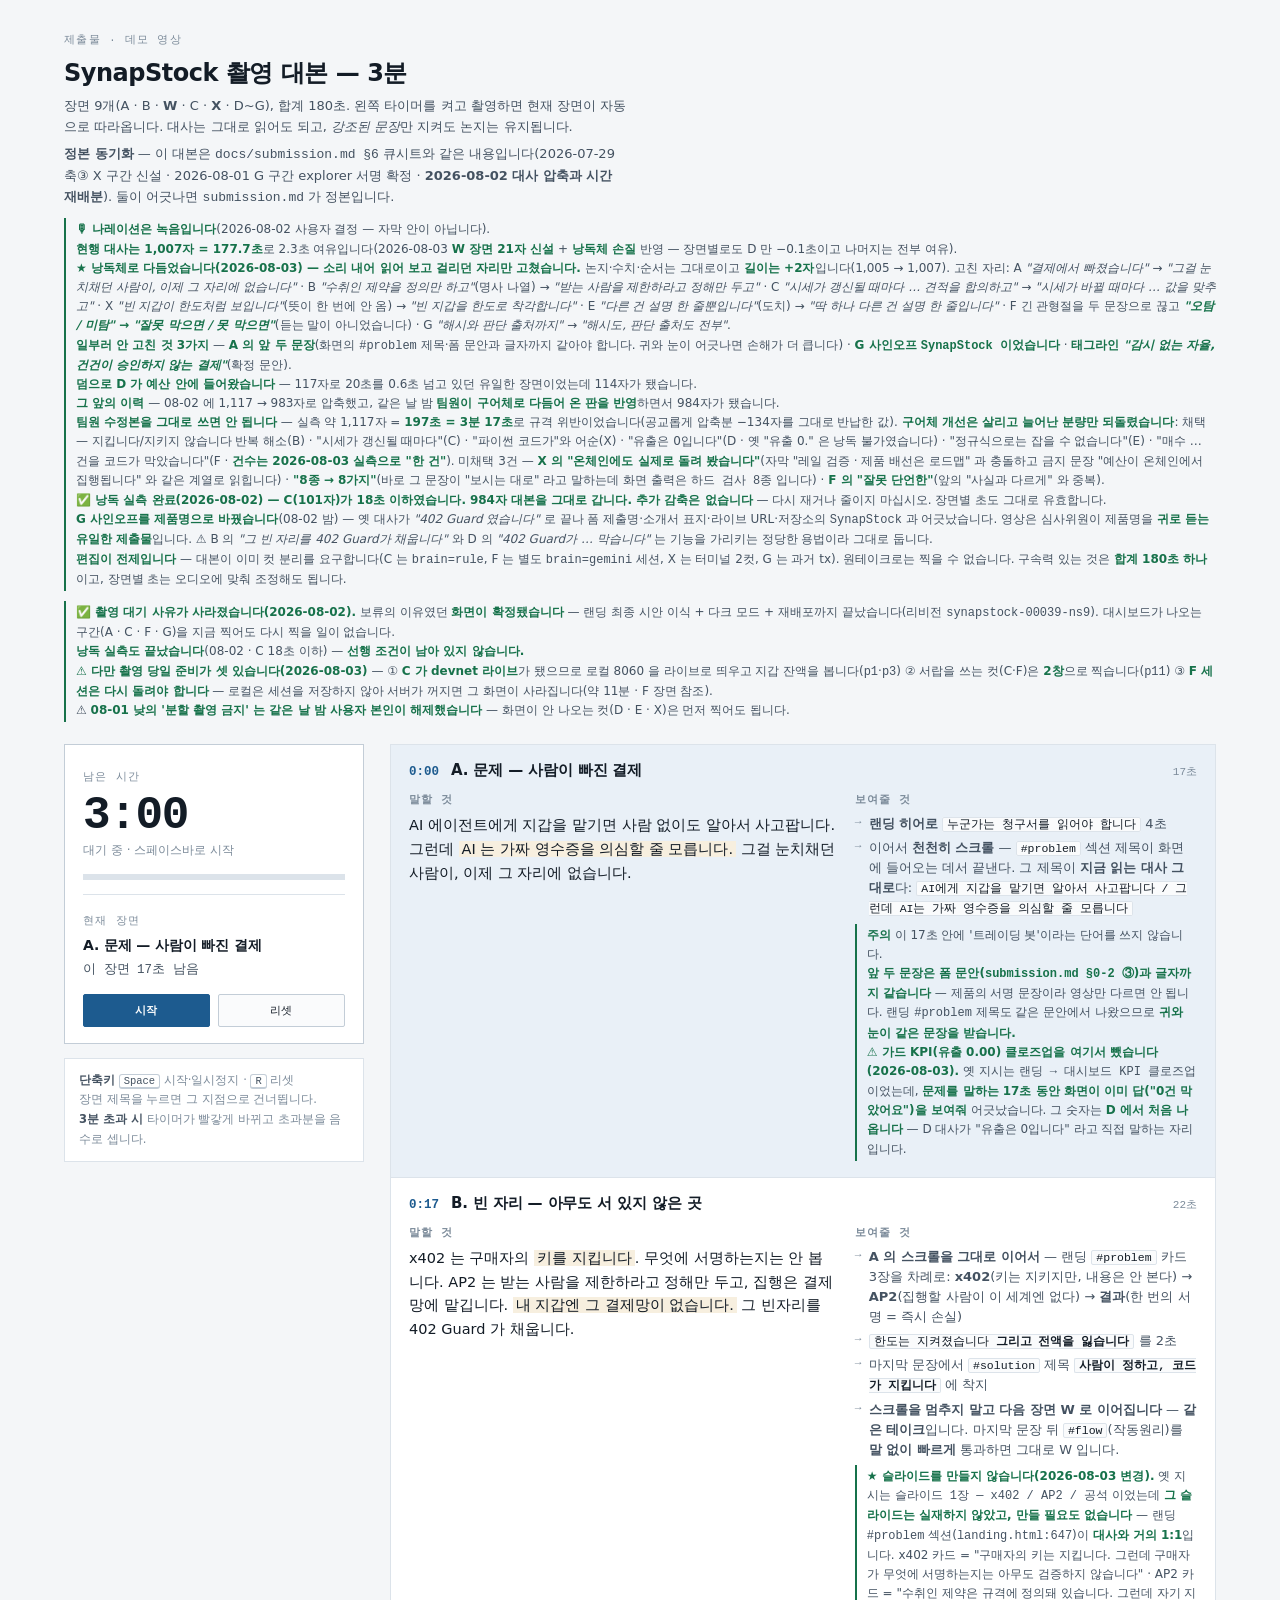
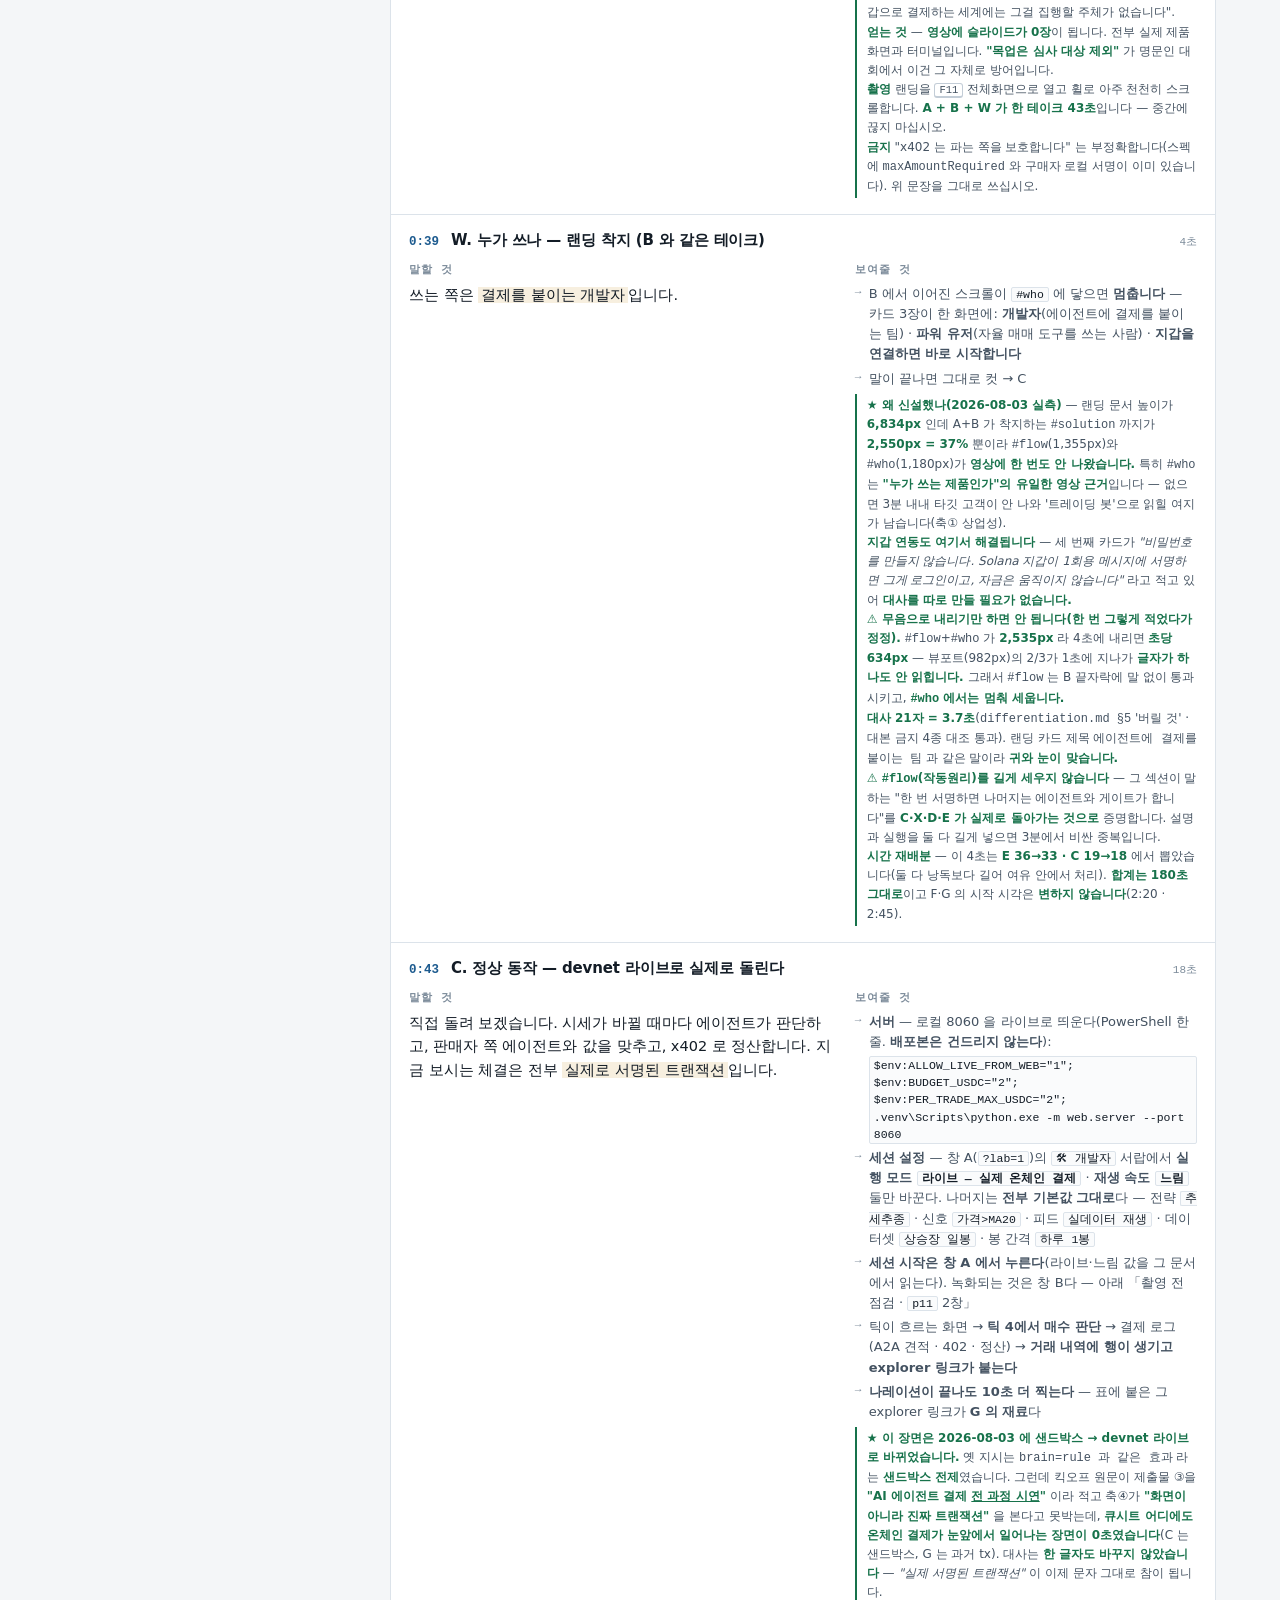
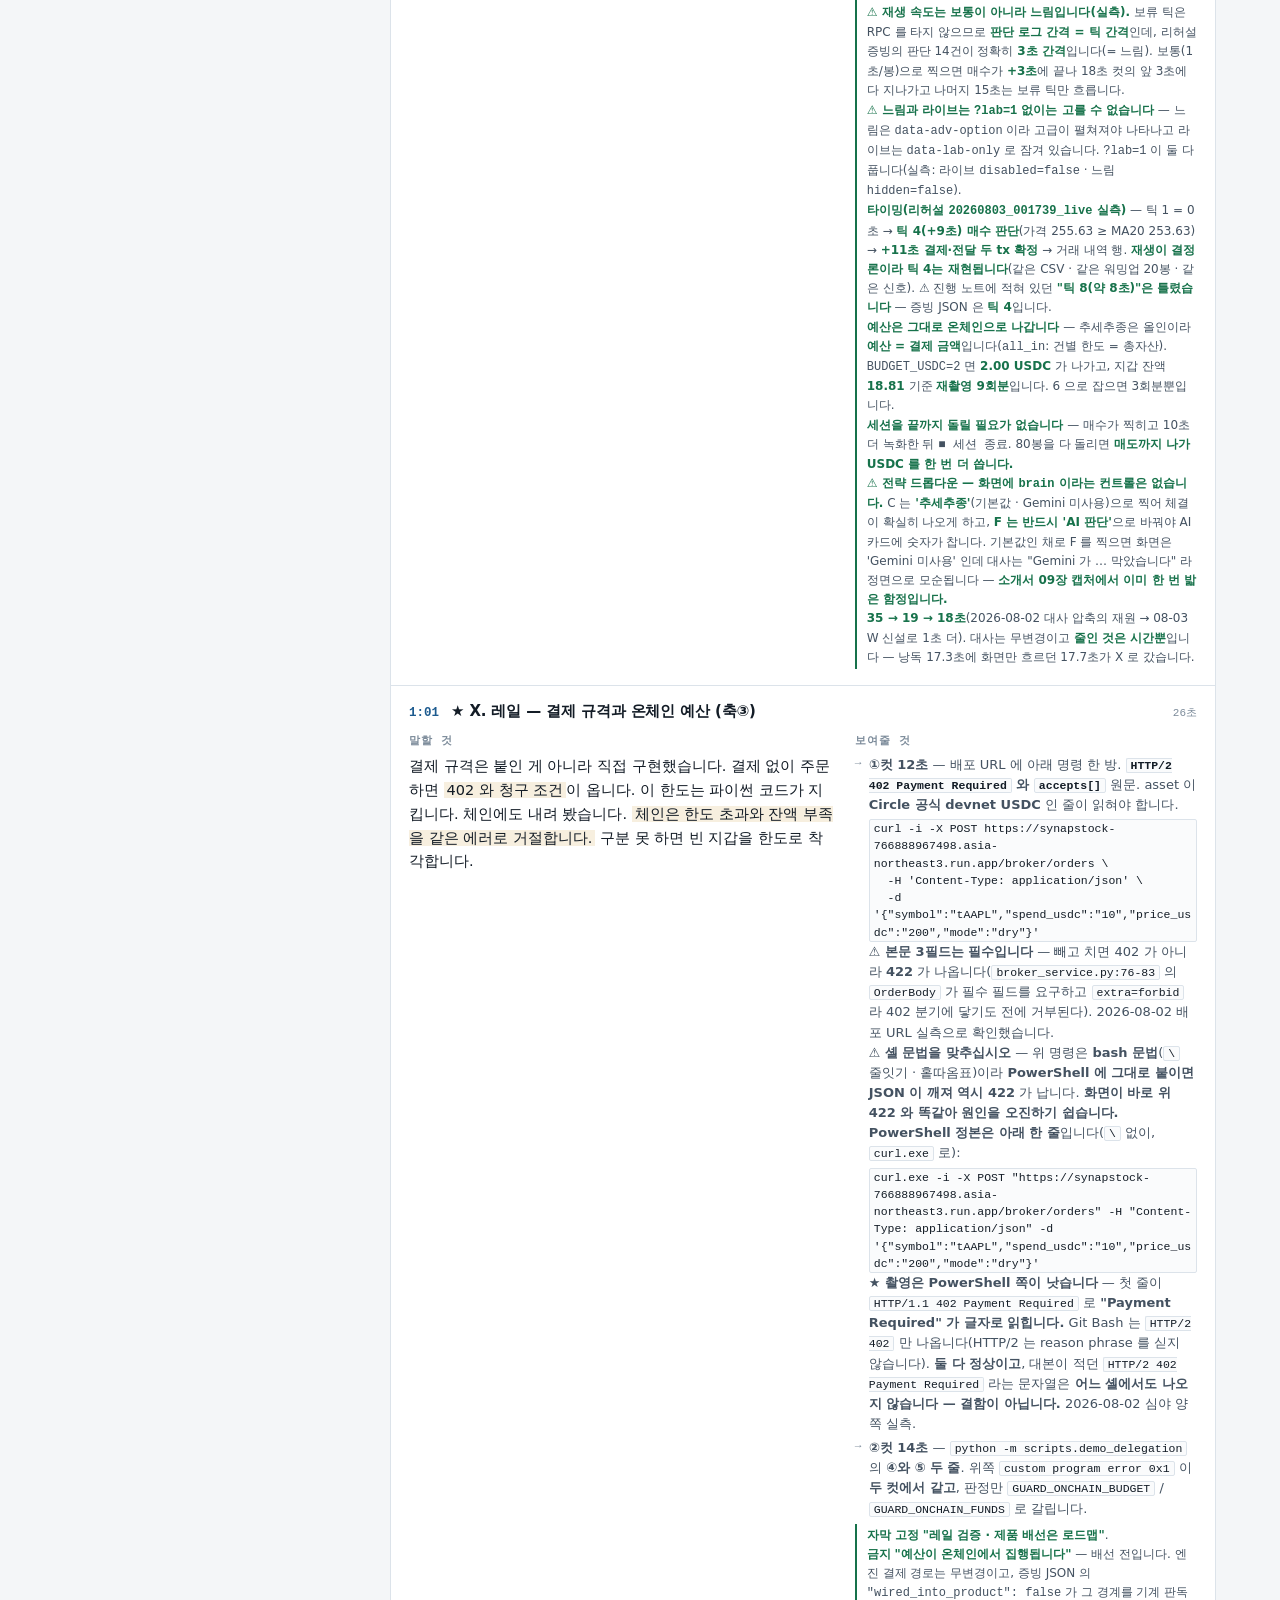
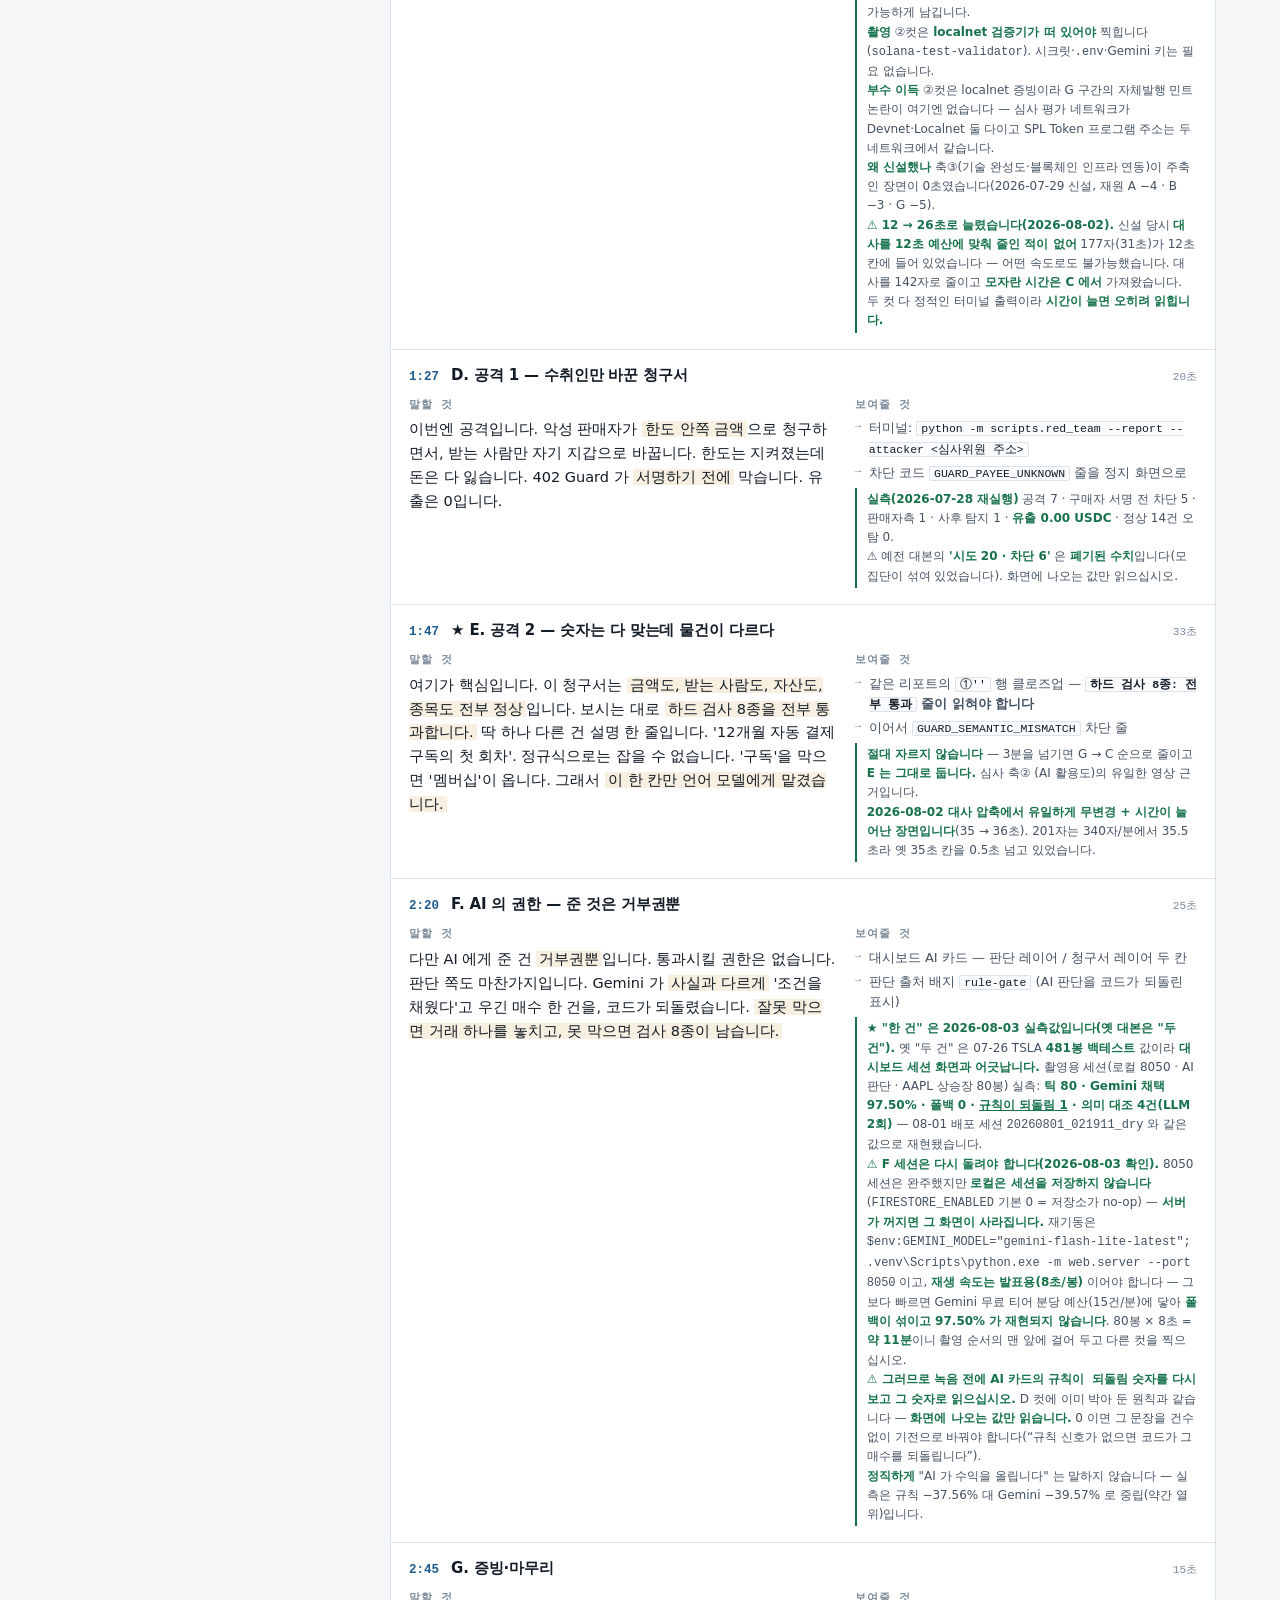
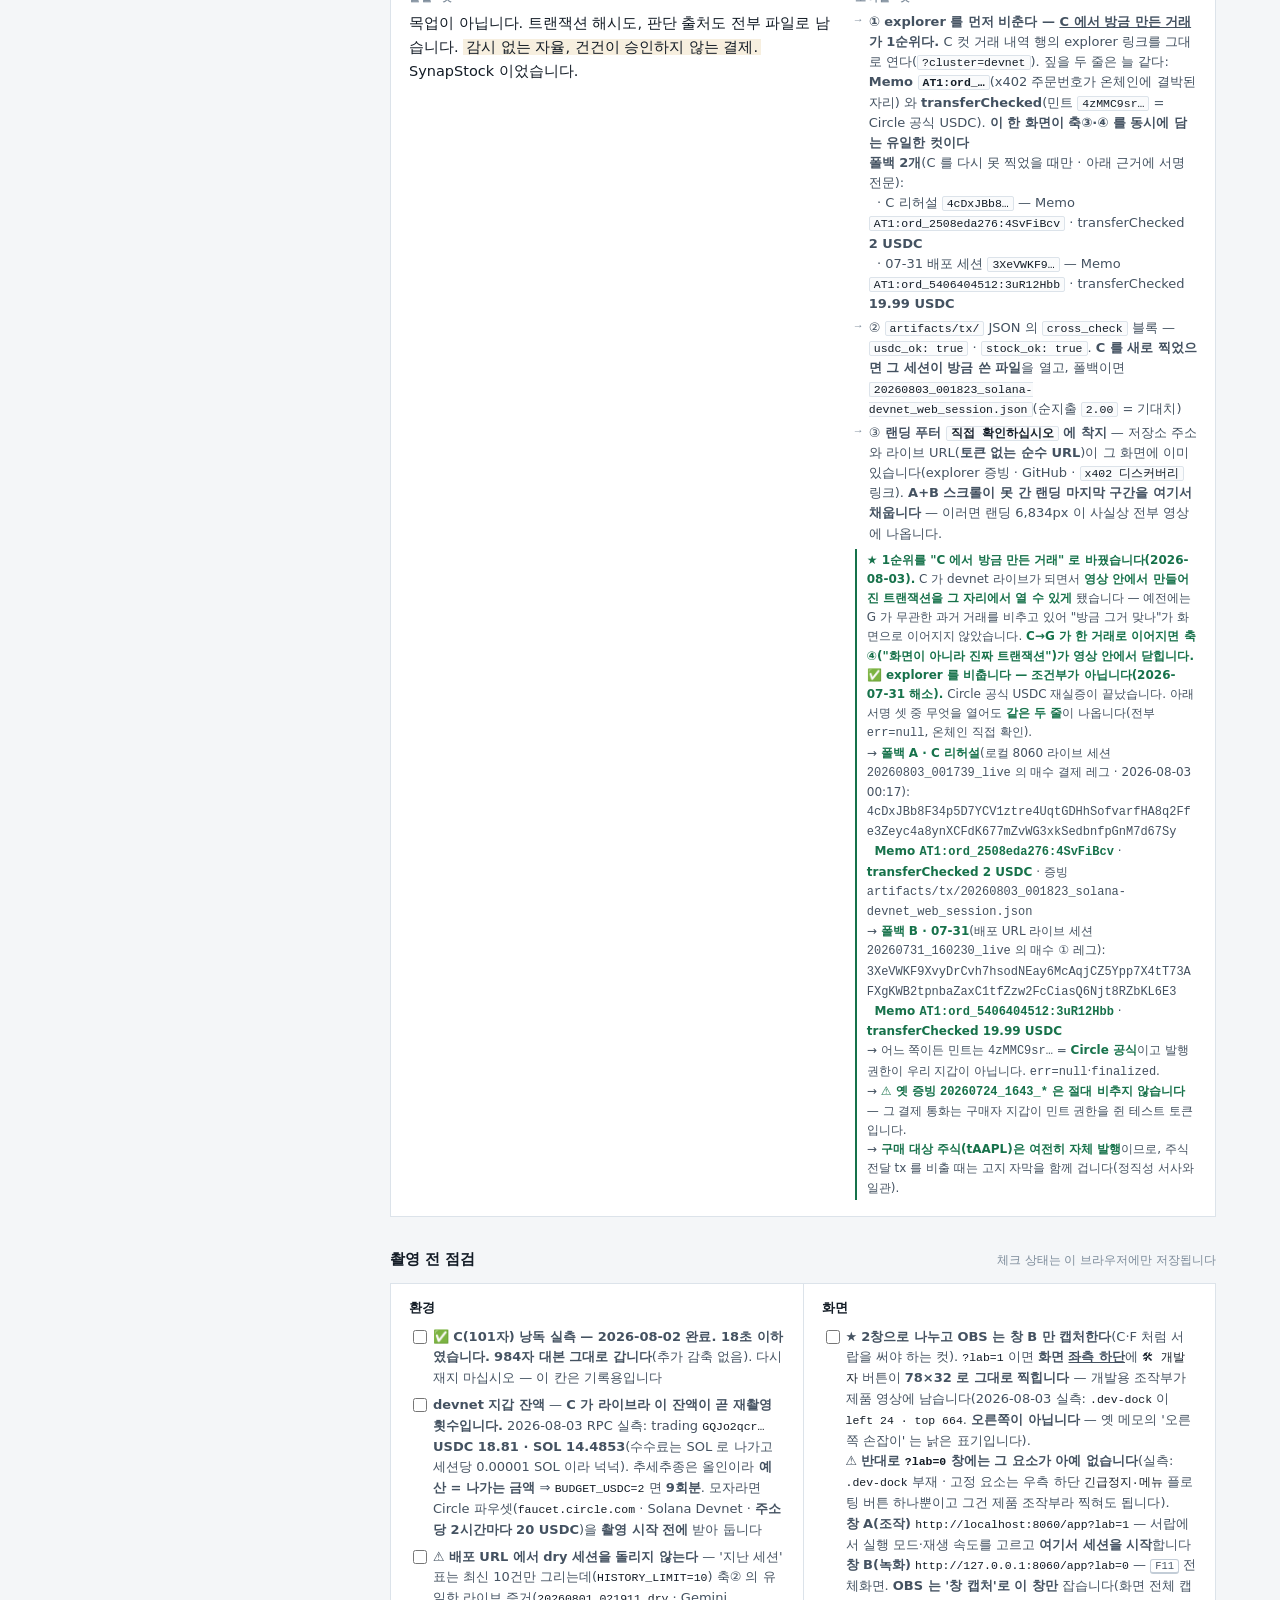
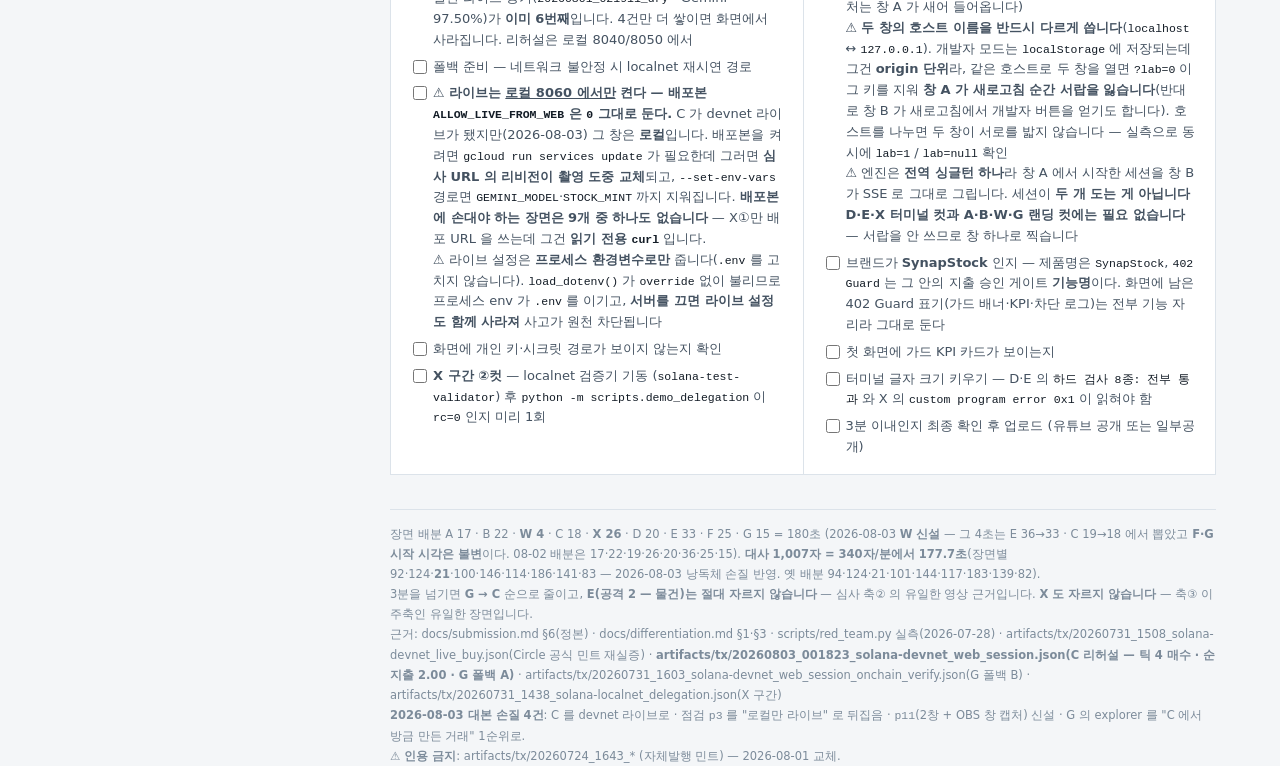
<file: docs/artifacts/demo_script.html>
<!doctype html>
<html lang="ko">
<head>
<meta charset="utf-8">
<meta name="viewport" content="width=device-width, initial-scale=1">
<title>SynapStock 데모 대본 — 3분</title>

</head>
<body>
<style>
  :root {
    --ground: #f4f6f8;
    --surface: #ffffff;
    --surface-2: #fafbfc;
    --ink: #131c26;
    --ink-2: #445261;
    --ink-3: #7c8b9a;
    --rule: #dce3ea;
    --rule-strong: #c3cdd7;
    --accent: #1d5b8f;
    --accent-soft: #e9f0f7;
    --good: #17724b;
    --good-soft: #e6f2ec;
    --warn: #9a6410;
    --warn-soft: #f7efdf;
    --crit: #a93226;
    --crit-soft: #f8eae8;
    --on-accent: #ffffff;
    --font-sans: "Pretendard Variable", Pretendard, "Malgun Gothic", "맑은 고딕", -apple-system, BlinkMacSystemFont, "Segoe UI", system-ui, sans-serif;
    --font-mono: ui-monospace, "Cascadia Mono", "Cascadia Code", Consolas, "D2Coding", "Nanum Gothic Coding", monospace;
  }

  @media (prefers-color-scheme: dark) {
    :root {
      --ground: #0e141a; --surface: #151d25; --surface-2: #1a232c;
      --ink: #e4ebf2; --ink-2: #a0aebc; --ink-3: #6e7e8d;
      --rule: #24303b; --rule-strong: #35434f;
      --accent: #6baee0; --accent-soft: #16283a;
      --good: #4fb183; --good-soft: #13291f;
      --warn: #d9a441; --warn-soft: #2a2113;
      --crit: #e0736a; --crit-soft: #2d1a18; --on-accent: #0e141a;
    }
  }
  :root[data-theme="dark"] {
    --ground: #0e141a; --surface: #151d25; --surface-2: #1a232c;
    --ink: #e4ebf2; --ink-2: #a0aebc; --ink-3: #6e7e8d;
    --rule: #24303b; --rule-strong: #35434f;
    --accent: #6baee0; --accent-soft: #16283a;
    --good: #4fb183; --good-soft: #13291f;
    --warn: #d9a441; --warn-soft: #2a2113;
    --crit: #e0736a; --crit-soft: #2d1a18; --on-accent: #0e141a;
  }
  :root[data-theme="light"] {
    --ground: #f4f6f8; --surface: #ffffff; --surface-2: #fafbfc;
    --ink: #131c26; --ink-2: #445261; --ink-3: #7c8b9a;
    --rule: #dce3ea; --rule-strong: #c3cdd7;
    --accent: #1d5b8f; --accent-soft: #e9f0f7;
    --good: #17724b; --good-soft: #e6f2ec;
    --warn: #9a6410; --warn-soft: #f7efdf;
    --crit: #a93226; --crit-soft: #f8eae8; --on-accent: #ffffff;
  }

  * { box-sizing: border-box; }

  body {
    margin: 0;
    background: var(--ground);
    color: var(--ink);
    font-family: var(--font-sans);
    font-size: 15px;
    line-height: 1.6;
    -webkit-font-smoothing: antialiased;
  }

  .mono { font-family: var(--font-mono); font-variant-numeric: tabular-nums; }
  .eyebrow {
    font-family: var(--font-mono);
    font-size: 10.5px;
    letter-spacing: 0.14em;
    text-transform: uppercase;
    color: var(--ink-3);
  }

  .wrap { max-width: 1200px; margin: 0 auto; padding: 26px 24px 60px; }

  .page-head { margin-bottom: 22px; }
  .page-head h1 { margin: 4px 0 0; font-size: 24px; font-weight: 800; letter-spacing: -0.02em; }
  .page-head p { margin: 4px 0 0; font-size: 13px; color: var(--ink-2); max-width: 68ch; }

  .layout {
    display: grid;
    grid-template-columns: 300px minmax(0, 1fr);
    gap: 26px;
    align-items: start;
  }

  /* ---------- timer rail ---------- */
  .rail { position: sticky; top: 20px; display: flex; flex-direction: column; gap: 14px; }

  .timer {
    background: var(--surface);
    border: 1px solid var(--rule-strong);
    padding: 18px 18px 16px;
  }
  .timer.over { border-color: var(--crit); }

  .timer-total {
    font-family: var(--font-mono);
    font-variant-numeric: tabular-nums;
    font-size: 46px;
    font-weight: 700;
    letter-spacing: -0.03em;
    line-height: 1;
    margin: 6px 0 2px;
  }
  .timer.over .timer-total { color: var(--crit); }
  .timer-sub { font-size: 12px; color: var(--ink-3); }

  .bar { height: 6px; background: var(--rule); margin: 14px 0 4px; overflow: hidden; }
  .bar-fill { height: 100%; width: 0%; background: var(--accent); }
  .timer.over .bar-fill { background: var(--crit); }

  .now {
    margin-top: 14px;
    padding-top: 12px;
    border-top: 1px solid var(--rule);
  }
  .now-scene { font-size: 14px; font-weight: 700; margin-top: 3px; letter-spacing: -0.01em; }
  .now-left { font-family: var(--font-mono); font-size: 12.5px; color: var(--ink-2); margin-top: 3px; }

  .controls { display: flex; gap: 8px; margin-top: 14px; }
  .btn {
    flex: 1 1 auto;
    font-family: var(--font-mono);
    font-size: 11px;
    letter-spacing: 0.06em;
    text-transform: uppercase;
    padding: 8px 10px;
    border-radius: 2px;
    border: 1px solid var(--rule-strong);
    background: var(--surface-2);
    color: var(--ink);
    cursor: pointer;
  }
  .btn.primary { background: var(--accent); border-color: var(--accent); color: var(--on-accent); font-weight: 700; }
  .btn:hover { border-color: var(--ink-3); }
  .btn:focus-visible { outline: 2px solid var(--accent); outline-offset: 2px; }

  .hint {
    font-size: 11.5px;
    color: var(--ink-3);
    line-height: 1.7;
    background: var(--surface);
    border: 1px solid var(--rule);
    padding: 12px 14px;
  }
  .hint b { color: var(--ink-2); font-weight: 700; }
  kbd {
    font-family: var(--font-mono);
    font-size: 10.5px;
    border: 1px solid var(--rule-strong);
    border-bottom-width: 2px;
    border-radius: 3px;
    padding: 0 4px;
    color: var(--ink-2);
  }

  /* ---------- scenes ---------- */
  .scenes { display: flex; flex-direction: column; gap: 1px; background: var(--rule); border: 1px solid var(--rule); }

  .scene { background: var(--surface); padding: 0; }
  .scene.active { background: var(--accent-soft); }
  .scene.past { opacity: 0.55; }

  .scene-head {
    display: flex;
    align-items: baseline;
    gap: 12px;
    padding: 13px 18px 10px;
    cursor: pointer;
    width: 100%;
    text-align: left;
    background: none;
    border: 0;
    font: inherit;
    color: inherit;
  }
  .scene-head:focus-visible { outline: 2px solid var(--accent); outline-offset: -2px; }
  .scene-time {
    font-family: var(--font-mono);
    font-variant-numeric: tabular-nums;
    font-size: 12.5px;
    font-weight: 700;
    color: var(--accent);
    white-space: nowrap;
  }
  .scene-title { font-size: 15px; font-weight: 700; letter-spacing: -0.01em; flex: 1 1 auto; }
  .scene-dur { font-family: var(--font-mono); font-size: 11px; color: var(--ink-3); white-space: nowrap; }

  .scene-body { padding: 0 18px 16px; display: grid; grid-template-columns: minmax(0, 1.25fr) minmax(0, 1fr); gap: 18px; }

  .block { display: flex; flex-direction: column; gap: 5px; }
  .block h4 {
    margin: 0;
    font-family: var(--font-mono);
    font-size: 10.5px;
    letter-spacing: 0.12em;
    text-transform: uppercase;
    color: var(--ink-3);
    font-weight: 600;
  }
  .say { margin: 0; font-size: 14.5px; line-height: 1.65; }
  .say em { font-style: normal; background: var(--warn-soft); color: var(--ink); padding: 0 3px; box-decoration-break: clone; }

  ul.do { list-style: none; margin: 0; padding: 0; display: flex; flex-direction: column; gap: 4px; }
  ul.do li { font-size: 13px; color: var(--ink-2); padding-left: 14px; position: relative; line-height: 1.55; }
  ul.do li::before { content: "→"; position: absolute; left: 0; color: var(--ink-3); font-family: var(--font-mono); font-size: 11px; }
  ul.do code {
    font-family: var(--font-mono);
    font-size: 11.5px;
    background: var(--surface-2);
    border: 1px solid var(--rule);
    padding: 0 4px;
    border-radius: 2px;
    color: var(--ink);
  }

  .proof {
    font-size: 12px;
    color: var(--ink-2);
    border-left: 2px solid var(--good);
    padding: 2px 0 2px 10px;
  }
  .proof b { color: var(--good); font-weight: 700; }
  /* base58 서명(88자)과 배포 URL 은 끊을 곳이 없는 한 덩어리라 좁은 칸을 그대로 밀어낸다 —
     G 서명과 X 의 curl 두 줄 때문에 문서가 가로로 157px 넘치고 있었다(1280 뷰포트 실측).
     anywhere 는 필요할 때만 끊고 상자가 토큰보다 좁아지는 것도 허용한다(break-word 는
     상자를 못 줄인다). pre-wrap 인 명령 블록과도 함께 걸린다. */
  .proof code, ul.do code { overflow-wrap: anywhere; }

  /* ---------- prep ---------- */
  .prep { margin-top: 30px; }
  .prep-grid { display: grid; grid-template-columns: repeat(2, minmax(0, 1fr)); gap: 1px; background: var(--rule); border: 1px solid var(--rule); }
  .prep-cell { background: var(--surface); padding: 14px 18px 16px; }
  .prep-cell h3 { margin: 0 0 8px; font-size: 13px; font-weight: 700; }
  .prep-cell ul { list-style: none; margin: 0; padding: 0; display: flex; flex-direction: column; gap: 6px; }
  .prep-cell li { font-size: 13px; color: var(--ink-2); display: grid; grid-template-columns: 16px minmax(0, 1fr); gap: 8px; align-items: start; }
  .prep-cell input[type="checkbox"] { margin-top: 3px; width: 14px; height: 14px; accent-color: var(--accent); }
  .prep-cell input:focus-visible { outline: 2px solid var(--accent); outline-offset: 2px; }
  .prep-cell code { font-family: var(--font-mono); font-size: 11.5px; color: var(--ink); }

  .sec-head { display: flex; align-items: baseline; justify-content: space-between; gap: 14px; flex-wrap: wrap; margin-bottom: 12px; }
  .sec-head h2 { margin: 0; font-size: 15px; font-weight: 700; }
  .sec-note { font-size: 12px; color: var(--ink-3); }

  footer { margin-top: 34px; border-top: 1px solid var(--rule); padding-top: 14px; font-size: 11.5px; color: var(--ink-3); line-height: 1.75; }

  @media (max-width: 980px) {
    .layout { grid-template-columns: minmax(0, 1fr); }
    .rail { position: static; }
    .timer-total { font-size: 40px; }
    .scene-body { grid-template-columns: minmax(0, 1fr); gap: 14px; }
    .prep-grid { grid-template-columns: minmax(0, 1fr); }
  }
  @media (max-width: 620px) {
    .wrap { padding: 20px 16px 44px; }
  }
  @media (prefers-reduced-motion: reduce) {
    * { transition: none !important; animation: none !important; }
  }
</style>

<div class="wrap">
  <div class="page-head">
    <span class="eyebrow">제출물 · 데모 영상</span>
    <h1>SynapStock 촬영 대본 — 3분</h1>
    <p>장면 9개(A · B · <b>W</b> · C · <b>X</b> · D~G), 합계 180초. 왼쪽 타이머를 켜고 촬영하면 현재 장면이 자동으로 따라옵니다. 대사는 그대로 읽어도 되고, <em>강조된 문장</em>만 지켜도 논지는 유지됩니다.</p>
    <p style="margin-top:6px"><b>정본 동기화</b> — 이 대본은 <code>docs/submission.md §6</code> 큐시트와 같은 내용입니다(2026-07-29 축③ X 구간 신설 · 2026-08-01 G 구간 explorer 서명 확정 · <b>2026-08-02 대사 압축과 시간 재배분</b>). 둘이 어긋나면 <code>submission.md</code> 가 정본입니다.</p>
    <div class="proof" style="margin-top:10px"><b>🎙 나레이션은 녹음입니다</b>(2026-08-02 사용자 결정 — 자막 안이 아닙니다).<br>
    <b>현행 대사는 1,007자 = 177.7초</b>로 2.3초 여유입니다(2026-08-03 <b>W 장면 21자 신설</b> + <b>낭독체 손질</b> 반영 — 장면별로도 D 만 −0.1초이고 나머지는 전부 여유).<br>
    <b>★ 낭독체로 다듬었습니다(2026-08-03) — 소리 내어 읽어 보고 걸리던 자리만 고쳤습니다.</b> 논지·수치·순서는 그대로이고 <b>길이는 +2자</b>입니다(1,005 → 1,007). 고친 자리: A <i>"결제에서 빠졌습니다"</i> → <i>"그걸 눈치채던 사람이, 이제 그 자리에 없습니다"</i> · B <i>"수취인 제약을 정의만 하고"</i>(명사 나열) → <i>"받는 사람을 제한하라고 정해만 두고"</i> · C <i>"시세가 갱신될 때마다 … 견적을 합의하고"</i> → <i>"시세가 바뀔 때마다 … 값을 맞추고"</i> · X <i>"빈 지갑이 한도처럼 보입니다"</i>(뜻이 한 번에 안 옴) → <i>"빈 지갑을 한도로 착각합니다"</i> · E <i>"다른 건 설명 한 줄뿐입니다"</i>(도치) → <i>"딱 하나 다른 건 설명 한 줄입니다"</i> · F 긴 관형절을 두 문장으로 끊고 <b><i>"오탐 / 미탐"</i> → <i>"잘못 막으면 / 못 막으면"</i></b>(듣는 말이 아니었습니다) · G <i>"해시와 판단 출처까지"</i> → <i>"해시도, 판단 출처도 전부"</i>.<br>
    <b>일부러 안 고친 것 3가지</b> — <b>A 의 앞 두 문장</b>(화면의 <code>#problem</code> 제목·폼 문안과 글자까지 같아야 합니다. 귀와 눈이 어긋나면 손해가 더 큽니다) · <b>G 사인오프 <code>SynapStock 이었습니다</code></b> · <b>태그라인 <i>"감시 없는 자율, 건건이 승인하지 않는 결제"</i></b>(확정 문안).<br>
    <b>덤으로 D 가 예산 안에 들어왔습니다</b> — 117자로 20초를 0.6초 넘고 있던 유일한 장면이었는데 114자가 됐습니다.<br>
    <b>그 앞의 이력</b> — 08-02 에 1,117 → 983자로 압축했고, 같은 날 밤 <b>팀원이 구어체로 다듬어 온 판을 반영</b>하면서 984자가 됐습니다.<br>
    <b>팀원 수정본을 그대로 쓰면 안 됩니다</b> — 실측 약 1,117자 = <b>197초 = 3분 17초</b>로 규격 위반이었습니다(공교롭게 압축분 −134자를 그대로 반납한 값). <b>구어체 개선은 살리고 늘어난 분량만 되돌렸습니다</b>: 채택 — 지킵니다/지키지 않습니다 반복 해소(B) · "시세가 갱신될 때마다"(C) · "파이썬 코드가"와 어순(X) · "유출은 0입니다"(D · 옛 "유출 0." 은 낭독 불가였습니다) · "정규식으로는 잡을 수 없습니다"(E) · "매수 … 건을 코드가 막았습니다"(F · <b>건수는 2026-08-03 실측으로 "한 건"</b>). 미채택 3건 — <b>X 의 "온체인에도 실제로 돌려 봤습니다"</b>(자막 "레일 검증 · 제품 배선은 로드맵" 과 충돌하고 금지 문장 "예산이 온체인에서 집행됩니다" 와 같은 계열로 읽힙니다) · <b>"8종 → 8가지"</b>(바로 그 문장이 "보시는 대로" 라고 말하는데 화면 출력은 <code>하드 검사 8종</code> 입니다) · <b>F 의 "잘못 단언한"</b>(앞의 "사실과 다르게" 와 중복).<br>
    <b>✅ 낭독 실측 완료(2026-08-02) — C(101자)가 18초 이하였습니다.</b> <b>984자 대본을 그대로 갑니다. 추가 감축은 없습니다</b> — 다시 재거나 줄이지 마십시오. 장면별 초도 그대로 유효합니다.<br>
    <b>G 사인오프를 제품명으로 바꿨습니다</b>(08-02 밤) — 옛 대사가 <i>"402 Guard 였습니다"</i> 로 끝나 폼 제출명·소개서 표지·라이브 URL·저장소의 <code>SynapStock</code> 과 어긋났습니다. 영상은 심사위원이 제품명을 <b>귀로 듣는 유일한 제출물</b>입니다. ⚠ B 의 <i>"그 빈 자리를 402 Guard가 채웁니다"</i> 와 D 의 <i>"402 Guard가 … 막습니다"</i> 는 기능을 가리키는 정당한 용법이라 그대로 둡니다.<br>
    <b>편집이 전제입니다</b> — 대본이 이미 컷 분리를 요구합니다(C 는 <code>brain=rule</code>, F 는 별도 <code>brain=gemini</code> 세션, X 는 터미널 2컷, G 는 과거 tx). 원테이크로는 찍을 수 없습니다. 구속력 있는 것은 <b>합계 180초 하나</b>이고, 장면별 초는 오디오에 맞춰 조정해도 됩니다.</div>
    <div class="proof" style="margin-top:10px"><b>✅ 촬영 대기 사유가 사라졌습니다(2026-08-02).</b> 보류의 이유였던 <b>화면이 확정됐습니다</b> — 랜딩 최종 시안 이식 + 다크 모드 + 재배포까지 끝났습니다(리비전 <code>synapstock-00039-ns9</code>). 대시보드가 나오는 구간(A · C · F · G)을 지금 찍어도 다시 찍을 일이 없습니다.<br>
    <b>낭독 실측도 끝났습니다</b>(08-02 · C 18초 이하) — <b>선행 조건이 남아 있지 않습니다.</b><br>
    <b>⚠ 다만 촬영 당일 준비가 셋 있습니다(2026-08-03)</b> — ① <b>C 가 devnet 라이브</b>가 됐으므로 로컬 8060 을 라이브로 띄우고 지갑 잔액을 봅니다(<code>p1</code>·<code>p3</code>) ② 서랍을 쓰는 컷(C·F)은 <b>2창</b>으로 찍습니다(<code>p11</code>) ③ <b>F 세션은 다시 돌려야 합니다</b> — 로컬은 세션을 저장하지 않아 서버가 꺼지면 그 화면이 사라집니다(약 11분 · F 장면 참조).<br>
    ⚠ <b>08-01 낮의 '분할 촬영 금지' 는 같은 날 밤 사용자 본인이 해제했습니다</b> — 화면이 안 나오는 컷(D · E · X)은 먼저 찍어도 됩니다.</div>
  </div>

  <div class="layout">
    <div class="rail">
      <div class="timer" id="timer">
        <span class="eyebrow">남은 시간</span>
        <div class="timer-total mono" id="total">3:00</div>
        <div class="timer-sub" id="state">대기 중 · 스페이스바로 시작</div>

        <div class="bar"><div class="bar-fill" id="fill"></div></div>

        <div class="now">
          <span class="eyebrow">현재 장면</span>
          <div class="now-scene" id="nowScene">A. 문제 — 사람이 빠진 결제</div>
          <div class="now-left mono" id="nowLeft">이 장면 17초</div>
        </div>

        <div class="controls">
          <button class="btn primary" id="startBtn" type="button">시작</button>
          <button class="btn" id="resetBtn" type="button">리셋</button>
        </div>
      </div>

      <div class="hint">
        <b>단축키</b> <kbd>Space</kbd> 시작·일시정지 · <kbd>R</kbd> 리셋<br>
        장면 제목을 누르면 그 지점으로 건너뜁니다.<br>
        <b>3분 초과 시</b> 타이머가 빨갛게 바뀌고 초과분을 음수로 셉니다.
      </div>
    </div>

    <div>
      <div class="scenes" id="scenes">

        <section class="scene" data-start="0" data-dur="17">
          <button class="scene-head" type="button">
            <span class="scene-time mono">0:00</span>
            <span class="scene-title">A. 문제 — 사람이 빠진 결제</span>
            <span class="scene-dur">17초</span>
          </button>
          <div class="scene-body">
            <div class="block">
              <h4>말할 것</h4>
              <p class="say">AI 에이전트에게 지갑을 맡기면 사람 없이도 알아서 사고팝니다. 그런데 <em>AI 는 가짜 영수증을 의심할 줄 모릅니다.</em> 그걸 눈치채던 사람이, 이제 그 자리에 없습니다.</p>
            </div>
            <div class="block">
              <h4>보여줄 것</h4>
              <ul class="do">
                <li><b>랜딩 히어로</b> <code>누군가는 청구서를 읽어야 합니다</code> 4초</li>
                <li>이어서 <b>천천히 스크롤</b> — <code>#problem</code> 섹션 제목이 화면에 들어오는 데서 끝낸다. 그 제목이 <b>지금 읽는 대사 그대로</b>다: <code>AI에게 지갑을 맡기면 알아서 사고팝니다 / 그런데 AI는 가짜 영수증을 의심할 줄 모릅니다</code></li>
              </ul>
              <div class="proof"><b>주의</b> 이 17초 안에 '트레이딩 봇'이라는 단어를 쓰지 않습니다.<br>
              <b>앞 두 문장은 폼 문안(<code>submission.md §0-2 ③</code>)과 글자까지 같습니다</b> — 제품의 서명 문장이라 영상만 다르면 안 됩니다. 랜딩 <code>#problem</code> 제목도 같은 문안에서 나왔으므로 <b>귀와 눈이 같은 문장을 받습니다.</b><br>
              <b>⚠ 가드 KPI(유출 0.00) 클로즈업을 여기서 뺐습니다(2026-08-03).</b> 옛 지시는 <code>랜딩 → 대시보드 KPI 클로즈업</code> 이었는데, <b>문제를 말하는 17초 동안 화면이 이미 답("0건 막았어요")을 보여줘</b> 어긋났습니다. 그 숫자는 <b>D 에서 처음 나옵니다</b> — D 대사가 "유출은 0입니다" 라고 직접 말하는 자리입니다.</div>
            </div>
          </div>
        </section>

        <section class="scene" data-start="17" data-dur="22">
          <button class="scene-head" type="button">
            <span class="scene-time mono">0:17</span>
            <span class="scene-title">B. 빈 자리 — 아무도 서 있지 않은 곳</span>
            <span class="scene-dur">22초</span>
          </button>
          <div class="scene-body">
            <div class="block">
              <h4>말할 것</h4>
              <p class="say">x402 는 구매자의 <em>키를 지킵니다</em>. 무엇에 서명하는지는 안 봅니다. AP2 는 받는 사람을 제한하라고 정해만 두고, 집행은 결제망에 맡깁니다. <em>내 지갑엔 그 결제망이 없습니다.</em> 그 빈자리를 402 Guard 가 채웁니다.</p>
            </div>
            <div class="block">
              <h4>보여줄 것</h4>
              <ul class="do">
                <li><b>A 의 스크롤을 그대로 이어서</b> — 랜딩 <code>#problem</code> 카드 3장을 차례로: <b>x402</b>(키는 지키지만, 내용은 안 본다) → <b>AP2</b>(집행할 사람이 이 세계엔 없다) → <b>결과</b>(한 번의 서명 = 즉시 손실)</li>
                <li><code>한도는 지켜졌습니다 <b>그리고 전액을 잃습니다</b></code> 를 2초</li>
                <li>마지막 문장에서 <code>#solution</code> 제목 <b><code>사람이 정하고, 코드가 지킵니다</code></b> 에 착지</li>
                <li><b>스크롤을 멈추지 말고 다음 장면 W 로 이어집니다</b> — <b>같은 테이크</b>입니다. 마지막 문장 뒤 <code>#flow</code>(작동원리)를 <b>말 없이 빠르게</b> 통과하면 그대로 W 입니다.</li>
              </ul>
              <div class="proof"><b>★ 슬라이드를 만들지 않습니다(2026-08-03 변경).</b> 옛 지시는 <code>슬라이드 1장 — x402 / AP2 / 공석</code> 이었는데 <b>그 슬라이드는 실재하지 않았고, 만들 필요도 없습니다</b> — 랜딩 <code>#problem</code> 섹션(<code>landing.html:647</code>)이 <b>대사와 거의 1:1</b>입니다. x402 카드 = "구매자의 키는 지킵니다. 그런데 구매자가 무엇에 서명하는지는 아무도 검증하지 않습니다" · AP2 카드 = "수취인 제약은 규격에 정의돼 있습니다. 그런데 자기 지갑으로 결제하는 세계에는 그걸 집행할 주체가 없습니다".<br>
              <b>얻는 것</b> — <b>영상에 슬라이드가 0장</b>이 됩니다. 전부 실제 제품 화면과 터미널입니다. <b>"목업은 심사 대상 제외"</b> 가 명문인 대회에서 이건 그 자체로 방어입니다.<br>
              <b>촬영</b> 랜딩을 <kbd>F11</kbd> 전체화면으로 열고 휠로 아주 천천히 스크롤합니다. <b>A + B + W 가 한 테이크 43초</b>입니다 — 중간에 끊지 마십시오.<br>
              <b>금지</b> "x402 는 파는 쪽을 보호합니다" 는 부정확합니다(스펙에 <code>maxAmountRequired</code> 와 구매자 로컬 서명이 이미 있습니다). 위 문장을 그대로 쓰십시오.</div>
            </div>
          </div>
        </section>

        <section class="scene" data-start="39" data-dur="4">
          <button class="scene-head" type="button">
            <span class="scene-time mono">0:39</span>
            <span class="scene-title">W. 누가 쓰나 — 랜딩 착지 (B 와 같은 테이크)</span>
            <span class="scene-dur">4초</span>
          </button>
          <div class="scene-body">
            <div class="block">
              <h4>말할 것</h4>
              <p class="say">쓰는 쪽은 <em>결제를 붙이는 개발자</em>입니다.</p>
            </div>
            <div class="block">
              <h4>보여줄 것</h4>
              <ul class="do">
                <li>B 에서 이어진 스크롤이 <code>#who</code> 에 닿으면 <b>멈춥니다</b> — 카드 3장이 한 화면에: <b>개발자</b>(에이전트에 결제를 붙이는 팀) · <b>파워 유저</b>(자율 매매 도구를 쓰는 사람) · <b>지갑을 연결하면 바로 시작합니다</b></li>
                <li>말이 끝나면 그대로 컷 → C</li>
              </ul>
              <div class="proof"><b>★ 왜 신설했나(2026-08-03 실측)</b> — 랜딩 문서 높이가 <b>6,834px</b> 인데 A+B 가 착지하는 <code>#solution</code> 까지가 <b>2,550px = 37%</b> 뿐이라 <code>#flow</code>(1,355px)와 <code>#who</code>(1,180px)가 <b>영상에 한 번도 안 나왔습니다.</b> 특히 <code>#who</code> 는 <b>"누가 쓰는 제품인가"의 유일한 영상 근거</b>입니다 — 없으면 3분 내내 타깃 고객이 안 나와 '트레이딩 봇'으로 읽힐 여지가 남습니다(축① 상업성).<br>
              <b>지갑 연동도 여기서 해결됩니다</b> — 세 번째 카드가 <i>"비밀번호를 만들지 않습니다. Solana 지갑이 1회용 메시지에 서명하면 그게 로그인이고, 자금은 움직이지 않습니다"</i> 라고 적고 있어 <b>대사를 따로 만들 필요가 없습니다.</b><br>
              <b>⚠ 무음으로 내리기만 하면 안 됩니다(한 번 그렇게 적었다가 정정).</b> <code>#flow</code>+<code>#who</code> 가 <b>2,535px</b> 라 4초에 내리면 <b>초당 634px</b> — 뷰포트(982px)의 2/3가 1초에 지나가 <b>글자가 하나도 안 읽힙니다.</b> 그래서 <code>#flow</code> 는 B 끝자락에 말 없이 통과시키고, <b><code>#who</code> 에서는 멈춰 세웁니다.</b><br>
              <b>대사 21자 = 3.7초</b>(<code>differentiation.md §5</code> '버릴 것' · 대본 금지 4종 대조 통과). 랜딩 카드 제목 <code>에이전트에 결제를 붙이는 팀</code> 과 같은 말이라 <b>귀와 눈이 맞습니다.</b><br>
              <b>⚠ <code>#flow</code>(작동원리)를 길게 세우지 않습니다</b> — 그 섹션이 말하는 "한 번 서명하면 나머지는 에이전트와 게이트가 합니다"를 <b>C·X·D·E 가 실제로 돌아가는 것으로</b> 증명합니다. 설명과 실행을 둘 다 길게 넣으면 3분에서 비싼 중복입니다.<br>
              <b>시간 재배분</b> — 이 4초는 <b>E 36→33 · C 19→18</b> 에서 뽑았습니다(둘 다 낭독보다 길어 여유 안에서 처리). <b>합계는 180초 그대로</b>이고 F·G 의 시작 시각은 <b>변하지 않습니다</b>(2:20 · 2:45).</div>
            </div>
          </div>
        </section>

        <section class="scene" data-start="43" data-dur="18">
          <button class="scene-head" type="button">
            <span class="scene-time mono">0:43</span>
            <span class="scene-title">C. 정상 동작 — devnet 라이브로 실제로 돌린다</span>
            <span class="scene-dur">18초</span>
          </button>
          <div class="scene-body">
            <div class="block">
              <h4>말할 것</h4>
              <p class="say">직접 돌려 보겠습니다. 시세가 바뀔 때마다 에이전트가 판단하고, 판매자 쪽 에이전트와 값을 맞추고, x402 로 정산합니다. 지금 보시는 체결은 전부 <em>실제로 서명된 트랜잭션</em>입니다.</p>
            </div>
            <div class="block">
              <h4>보여줄 것</h4>
              <ul class="do">
                <li><b>서버</b> — 로컬 8060 을 라이브로 띄운다(PowerShell 한 줄. <b>배포본은 건드리지 않는다</b>):<br>
                <code style="display:block; margin-top:4px; white-space:pre-wrap; line-height:1.5">$env:ALLOW_LIVE_FROM_WEB="1"; $env:BUDGET_USDC="2"; $env:PER_TRADE_MAX_USDC="2"; .venv\Scripts\python.exe -m web.server --port 8060</code></li>
                <li><b>세션 설정</b> — 창 A(<code>?lab=1</code>)의 <code>🛠 개발자</code> 서랍에서 <b>실행 모드 <code>라이브 — 실제 온체인 결제</code></b> · <b>재생 속도 <code>느림</code></b> 둘만 바꾼다. 나머지는 <b>전부 기본값 그대로</b>다 — 전략 <code>추세추종</code> · 신호 <code>가격&gt;MA20</code> · 피드 <code>실데이터 재생</code> · 데이터셋 <code>상승장 일봉</code> · 봉 간격 <code>하루 1봉</code></li>
                <li><b>세션 시작은 창 A 에서 누른다</b>(라이브·느림 값을 그 문서에서 읽는다). 녹화되는 것은 창 B다 — 아래 「촬영 전 점검 · <code>p11</code> 2창」</li>
                <li>틱이 흐르는 화면 → <b>틱 4에서 매수 판단</b> → 결제 로그(A2A 견적 · 402 · 정산) → <b>거래 내역에 행이 생기고 explorer 링크가 붙는다</b></li>
                <li><b>나레이션이 끝나도 10초 더 찍는다</b> — 표에 붙은 그 explorer 링크가 <b>G 의 재료</b>다</li>
              </ul>
              <div class="proof"><b>★ 이 장면은 2026-08-03 에 샌드박스 → devnet 라이브로 바뀌었습니다.</b> 옛 지시는 <code>brain=rule 과 같은 효과</code> 라는 <b>샌드박스 전제</b>였습니다. 그런데 킥오프 원문이 제출물 ③을 <b>"AI 에이전트 결제 <ins>전 과정 시연</ins>"</b> 이라 적고 축④가 <b>"화면이 아니라 진짜 트랜잭션"</b> 을 본다고 못박는데, <b>큐시트 어디에도 온체인 결제가 눈앞에서 일어나는 장면이 0초였습니다</b>(C 는 샌드박스, G 는 과거 tx). 대사는 <b>한 글자도 바꾸지 않았습니다</b> — <i>"실제 서명된 트랜잭션"</i> 이 이제 문자 그대로 참이 됩니다.<br>
              <b>⚠ 재생 속도는 <code>보통</code>이 아니라 <code>느림</code>입니다(실측).</b> 보류 틱은 RPC 를 타지 않으므로 <b>판단 로그 간격 = 틱 간격</b>인데, 리허설 증빙의 판단 14건이 정확히 <b>3초 간격</b>입니다(= <code>느림</code>). <code>보통</code>(1초/봉)으로 찍으면 매수가 <b>+3초</b>에 끝나 18초 컷의 앞 3초에 다 지나가고 나머지 15초는 보류 틱만 흐릅니다.<br>
              <b>⚠ <code>느림</code>과 <code>라이브</code>는 <code>?lab=1</code> 없이는 고를 수 없습니다</b> — <code>느림</code>은 <code>data-adv-option</code> 이라 고급이 펼쳐져야 나타나고 <code>라이브</code>는 <code>data-lab-only</code> 로 잠겨 있습니다. <code>?lab=1</code> 이 둘 다 풉니다(실측: 라이브 <code>disabled=false</code> · 느림 <code>hidden=false</code>).<br>
              <b>타이밍(리허설 <code>20260803_001739_live</code> 실측)</b> — 틱 1 = 0초 → <b>틱 4(+9초) 매수 판단</b>(가격 255.63 ≥ MA20 253.63) → <b>+11초 결제·전달 두 tx 확정</b> → 거래 내역 행. <b>재생이 결정론이라 틱 4는 재현됩니다</b>(같은 CSV · 같은 워밍업 20봉 · 같은 신호). ⚠ 진행 노트에 적혀 있던 <b>"틱 8(약 8초)"은 틀렸습니다</b> — 증빙 JSON 은 <b>틱 4</b>입니다.<br>
              <b>예산은 그대로 온체인으로 나갑니다</b> — 추세추종은 올인이라 <b>예산 = 결제 금액</b>입니다(<code>all_in</code>: 건별 한도 = 총자산). <code>BUDGET_USDC=2</code> 면 <b>2.00 USDC</b> 가 나가고, 지갑 잔액 <b>18.81</b> 기준 <b>재촬영 9회분</b>입니다. 6 으로 잡으면 3회분뿐입니다.<br>
              <b>세션을 끝까지 돌릴 필요가 없습니다</b> — 매수가 찍히고 10초 더 녹화한 뒤 <code>■ 세션 종료</code>. 80봉을 다 돌리면 <b>매도까지 나가 USDC 를 한 번 더 씁니다.</b><br>
              <b>⚠ 전략 드롭다운 — 화면에 <code>brain</code> 이라는 컨트롤은 없습니다.</b> C 는 <b>'추세추종'</b>(기본값 · Gemini 미사용)으로 찍어 체결이 확실히 나오게 하고, <b>F 는 반드시 'AI 판단'</b>으로 바꿔야 AI 카드에 숫자가 찹니다. 기본값인 채로 F 를 찍으면 화면은 'Gemini 미사용' 인데 대사는 "Gemini 가 … 막았습니다" 라 정면으로 모순됩니다 — <b>소개서 09장 캡처에서 이미 한 번 밟은 함정입니다.</b><br>
              <b>35 → 19 → 18초</b>(2026-08-02 대사 압축의 재원 → 08-03 W 신설로 1초 더). 대사는 무변경이고 <b>줄인 것은 시간뿐</b>입니다 — 낭독 17.3초에 화면만 흐르던 17.7초가 X 로 갔습니다.</div>
            </div>
          </div>
        </section>

        <section class="scene" data-start="61" data-dur="26">
          <button class="scene-head" type="button">
            <span class="scene-time mono">1:01</span>
            <span class="scene-title">★ X. 레일 — 결제 규격과 온체인 예산 (축③)</span>
            <span class="scene-dur">26초</span>
          </button>
          <div class="scene-body">
            <div class="block">
              <h4>말할 것</h4>
              <p class="say">결제 규격은 붙인 게 아니라 직접 구현했습니다. 결제 없이 주문하면 <em>402 와 청구 조건</em>이 옵니다. 이 한도는 파이썬 코드가 지킵니다. 체인에도 내려 봤습니다. <em>체인은 한도 초과와 잔액 부족을 같은 에러로 거절합니다.</em> 구분 못 하면 빈 지갑을 한도로 착각합니다.</p>
            </div>
            <div class="block">
              <h4>보여줄 것</h4>
              <ul class="do">
                <li><b>①컷 12초</b> — 배포 URL 에 아래 명령 한 방. <b><code>HTTP/2 402 Payment Required</code> 와 <code>accepts[]</code></b> 원문. asset 이 <b>Circle 공식 devnet USDC</b> 인 줄이 읽혀야 합니다.<br>
                <code style="display:block; margin-top:4px; white-space:pre-wrap; line-height:1.5">curl -i -X POST https://synapstock-766888967498.asia-northeast3.run.app/broker/orders \
  -H 'Content-Type: application/json' \
  -d '{"symbol":"tAAPL","spend_usdc":"10","price_usdc":"200","mode":"dry"}'</code>
                <b>⚠ 본문 3필드는 필수입니다</b> — 빼고 치면 402 가 아니라 <b>422</b> 가 나옵니다(<code>broker_service.py:76-83</code> 의 <code>OrderBody</code> 가 필수 필드를 요구하고 <code>extra=forbid</code> 라 402 분기에 닿기도 전에 거부된다). 2026-08-02 배포 URL 실측으로 확인했습니다.<br>
                <b>⚠ 셸 문법을 맞추십시오</b> — 위 명령은 <b>bash 문법</b>(<code>\</code> 줄잇기 · 홑따옴표)이라 <b>PowerShell 에 그대로 붙이면 JSON 이 깨져 역시 422</b> 가 납니다. <b>화면이 바로 위 422 와 똑같아 원인을 오진하기 쉽습니다.</b> <b>PowerShell 정본은 아래 한 줄</b>입니다(<code>\</code> 없이, <code>curl.exe</code> 로):<br>
                <code style="display:block; margin-top:4px; white-space:pre-wrap; line-height:1.5">curl.exe -i -X POST "https://synapstock-766888967498.asia-northeast3.run.app/broker/orders" -H "Content-Type: application/json" -d '{"symbol":"tAAPL","spend_usdc":"10","price_usdc":"200","mode":"dry"}'</code>
                <b>★ 촬영은 PowerShell 쪽이 낫습니다</b> — 첫 줄이 <code>HTTP/1.1 402 Payment Required</code> 로 <b>"Payment Required" 가 글자로 읽힙니다.</b> Git Bash 는 <code>HTTP/2 402</code> 만 나옵니다(HTTP/2 는 reason phrase 를 싣지 않습니다). <b>둘 다 정상이고</b>, 대본이 적던 <code>HTTP/2 402 Payment Required</code> 라는 문자열은 <b>어느 셸에서도 나오지 않습니다 — 결함이 아닙니다.</b> 2026-08-02 심야 양쪽 실측.</li>
                <li><b>②컷 14초</b> — <code>python -m scripts.demo_delegation</code> 의 <b>④와 ⑤ 두 줄</b>. 위쪽 <code>custom program error 0x1</code> 이 <b>두 컷에서 같고</b>, 판정만 <code>GUARD_ONCHAIN_BUDGET</code> / <code>GUARD_ONCHAIN_FUNDS</code> 로 갈립니다.</li>
              </ul>
              <div class="proof"><b>자막 고정</b> <b>"레일 검증 · 제품 배선은 로드맵"</b>.<br>
              <b>금지</b> <b>"예산이 온체인에서 집행됩니다"</b> — 배선 전입니다. 엔진 결제 경로는 무변경이고, 증빙 JSON 의 <code>"wired_into_product": false</code> 가 그 경계를 기계 판독 가능하게 남깁니다.<br>
              <b>촬영</b> ②컷은 <b>localnet 검증기가 떠 있어야</b> 찍힙니다(<code>solana-test-validator</code>). 시크릿·<code>.env</code>·Gemini 키는 필요 없습니다.<br>
              <b>부수 이득</b> ②컷은 localnet 증빙이라 G 구간의 자체발행 민트 논란이 여기엔 없습니다 — 심사 평가 네트워크가 Devnet·Localnet 둘 다이고 SPL Token 프로그램 주소는 두 네트워크에서 같습니다.<br>
              <b>왜 신설했나</b> 축③(기술 완성도·블록체인 인프라 연동)이 주축인 장면이 0초였습니다(2026-07-29 신설, 재원 A −4 · B −3 · G −5).<br>
              <b>⚠ 12 → 26초로 늘렸습니다(2026-08-02).</b> 신설 당시 <b>대사를 12초 예산에 맞춰 줄인 적이 없어</b> 177자(31초)가 12초 칸에 들어 있었습니다 — 어떤 속도로도 불가능했습니다. 대사를 142자로 줄이고 <b>모자란 시간은 C 에서</b> 가져왔습니다. 두 컷 다 정적인 터미널 출력이라 <b>시간이 늘면 오히려 읽힙니다.</b></div>
            </div>
          </div>
        </section>

        <section class="scene" data-start="87" data-dur="20">
          <button class="scene-head" type="button">
            <span class="scene-time mono">1:27</span>
            <span class="scene-title">D. 공격 1 — 수취인만 바꾼 청구서</span>
            <span class="scene-dur">20초</span>
          </button>
          <div class="scene-body">
            <div class="block">
              <h4>말할 것</h4>
              <p class="say">이번엔 공격입니다. 악성 판매자가 <em>한도 안쪽 금액</em>으로 청구하면서, 받는 사람만 자기 지갑으로 바꿉니다. 한도는 지켜졌는데 돈은 다 잃습니다. 402 Guard 가 <em>서명하기 전에</em> 막습니다. 유출은 0입니다.</p>
            </div>
            <div class="block">
              <h4>보여줄 것</h4>
              <ul class="do">
                <li>터미널: <code>python -m scripts.red_team --report --attacker &lt;심사위원 주소&gt;</code></li>
                <li>차단 코드 <code>GUARD_PAYEE_UNKNOWN</code> 줄을 정지 화면으로</li>
              </ul>
              <div class="proof"><b>실측(2026-07-28 재실행)</b> 공격 7 · 구매자 서명 전 차단 5 · 판매자측 1 · 사후 탐지 1 · <b>유출 0.00 USDC</b> · 정상 14건 오탐 0.<br>
              ⚠ 예전 대본의 <b>'시도 20 · 차단 6'</b> 은 <b>폐기된 수치</b>입니다(모집단이 섞여 있었습니다). 화면에 나오는 값만 읽으십시오.</div>
            </div>
          </div>
        </section>

        <section class="scene" data-start="107" data-dur="33">
          <button class="scene-head" type="button">
            <span class="scene-time mono">1:47</span>
            <span class="scene-title">★ E. 공격 2 — 숫자는 다 맞는데 물건이 다르다</span>
            <span class="scene-dur">33초</span>
          </button>
          <div class="scene-body">
            <div class="block">
              <h4>말할 것</h4>
              <p class="say">여기가 핵심입니다. 이 청구서는 <em>금액도, 받는 사람도, 자산도, 종목도 전부 정상</em>입니다. 보시는 대로 <em>하드 검사 8종을 전부 통과합니다.</em> 딱 하나 다른 건 설명 한 줄입니다. '12개월 자동 결제 구독의 첫 회차'. 정규식으로는 잡을 수 없습니다. '구독'을 막으면 '멤버십'이 옵니다. 그래서 <em>이 한 칸만 언어 모델에게 맡겼습니다.</em></p>
            </div>
            <div class="block">
              <h4>보여줄 것</h4>
              <ul class="do">
                <li>같은 리포트의 <code>①''</code> 행 클로즈업 — <b><code>하드 검사 8종: 전부 통과</code> 줄이 읽혀야 합니다</b></li>
                <li>이어서 <code>GUARD_SEMANTIC_MISMATCH</code> 차단 줄</li>
              </ul>
              <div class="proof"><b>절대 자르지 않습니다</b> — 3분을 넘기면 G → C 순으로 줄이고 <b>E 는 그대로 둡니다.</b> 심사 축② (AI 활용도)의 유일한 영상 근거입니다.<br>
              <b>2026-08-02 대사 압축에서 유일하게 무변경 + 시간이 늘어난 장면입니다</b>(35 → 36초). 201자는 340자/분에서 35.5초라 옛 35초 칸을 0.5초 넘고 있었습니다.</div>
            </div>
          </div>
        </section>

        <section class="scene" data-start="140" data-dur="25">
          <button class="scene-head" type="button">
            <span class="scene-time mono">2:20</span>
            <span class="scene-title">F. AI 의 권한 — 준 것은 거부권뿐</span>
            <span class="scene-dur">25초</span>
          </button>
          <div class="scene-body">
            <div class="block">
              <h4>말할 것</h4>
              <p class="say">다만 AI 에게 준 건 <em>거부권뿐</em>입니다. 통과시킬 권한은 없습니다. 판단 쪽도 마찬가지입니다. Gemini 가 <em>사실과 다르게</em> '조건을 채웠다'고 우긴 매수 한 건을, 코드가 되돌렸습니다. <em>잘못 막으면 거래 하나를 놓치고, 못 막으면 검사 8종이 남습니다.</em></p>
            </div>
            <div class="block">
              <h4>보여줄 것</h4>
              <ul class="do">
                <li>대시보드 AI 카드 — 판단 레이어 / 청구서 레이어 두 칸</li>
                <li>판단 출처 배지 <code>rule-gate</code> (AI 판단을 코드가 되돌린 표시)</li>
              </ul>
              <div class="proof"><b>★ "한 건" 은 2026-08-03 실측값입니다(옛 대본은 "두 건").</b> 옛 "두 건" 은 07-26 TSLA <b>481봉 백테스트</b> 값이라 <b>대시보드 세션 화면과 어긋납니다.</b> 촬영용 세션(로컬 8050 · AI 판단 · AAPL 상승장 80봉) 실측: <b>틱 80 · Gemini 채택 97.50% · 폴백 0 · <ins>규칙이 되돌림 1</ins> · 의미 대조 4건(LLM 2회)</b> — 08-01 배포 세션 <code>20260801_021911_dry</code> 와 같은 값으로 재현됐습니다.<br>
              <b>⚠ F 세션은 다시 돌려야 합니다(2026-08-03 확인).</b> 8050 세션은 완주했지만 <b>로컬은 세션을 저장하지 않습니다</b>(<code>FIRESTORE_ENABLED</code> 기본 0 = 저장소가 no-op) — <b>서버가 꺼지면 그 화면이 사라집니다.</b> 재기동은 <code>$env:GEMINI_MODEL="gemini-flash-lite-latest"; .venv\Scripts\python.exe -m web.server --port 8050</code> 이고, <b>재생 속도는 <code>발표용</code>(8초/봉)</b> 이어야 합니다 — 그보다 빠르면 Gemini 무료 티어 분당 예산(15건/분)에 닿아 <b>폴백이 섞이고 97.50% 가 재현되지 않습니다</b>. 80봉 × 8초 = <b>약 11분</b>이니 촬영 순서의 맨 앞에 걸어 두고 다른 컷을 찍으십시오.<br>
              <b>⚠ 그러므로 녹음 전에 AI 카드의 <code>규칙이 되돌림</code> 숫자를 다시 보고 그 숫자로 읽으십시오.</b> D 컷에 이미 박아 둔 원칙과 같습니다 — <b>화면에 나오는 값만 읽습니다.</b> 0 이면 그 문장을 건수 없이 기전으로 바꿔야 합니다(“규칙 신호가 없으면 코드가 그 매수를 되돌립니다”).<br>
              <b>정직하게</b> "AI 가 수익을 올립니다" 는 말하지 않습니다 — 실측은 규칙 −37.56% 대 Gemini −39.57% 로 중립(약간 열위)입니다.</div>
            </div>
          </div>
        </section>

        <section class="scene" data-start="165" data-dur="15">
          <button class="scene-head" type="button">
            <span class="scene-time mono">2:45</span>
            <span class="scene-title">G. 증빙·마무리</span>
            <span class="scene-dur">15초</span>
          </button>
          <div class="scene-body">
            <div class="block">
              <h4>말할 것</h4>
              <p class="say">목업이 아닙니다. 트랜잭션 해시도, 판단 출처도 전부 파일로 남습니다. <em>감시 없는 자율, 건건이 승인하지 않는 결제.</em> SynapStock 이었습니다.</p>
            </div>
            <div class="block">
              <h4>보여줄 것</h4>
              <ul class="do">
                <li><b>① explorer 를 먼저 비춘다 — <ins>C 에서 방금 만든 거래</ins>가 1순위다.</b> C 컷 거래 내역 행의 explorer 링크를 그대로 연다(<code>?cluster=devnet</code>). 짚을 두 줄은 늘 같다: <b>Memo <code>AT1:ord_…</code></b>(x402 주문번호가 온체인에 결박된 자리) 와 <b>transferChecked</b>(민트 <code>4zMMC9sr…</code> = Circle 공식 USDC). <b>이 한 화면이 축③·④ 를 동시에 담는 유일한 컷이다</b><br>
                <b>폴백 2개</b>(C 를 다시 못 찍었을 때만 · 아래 근거에 서명 전문):<br>
                &nbsp;&nbsp;· C 리허설 <code>4cDxJBb8…</code> — Memo <code>AT1:ord_2508eda276:4SvFiBcv</code> · transferChecked <b>2 USDC</b><br>
                &nbsp;&nbsp;· 07-31 배포 세션 <code>3XeVWKF9…</code> — Memo <code>AT1:ord_5406404512:3uR12Hbb</code> · transferChecked <b>19.99 USDC</b></li>
                <li>② <code>artifacts/tx/</code> JSON 의 <code>cross_check</code> 블록 — <code>usdc_ok: true</code> · <code>stock_ok: true</code>. <b>C 를 새로 찍었으면 그 세션이 방금 쓴 파일</b>을 열고, 폴백이면 <code>20260803_001823_solana-devnet_web_session.json</code>(순지출 <code>2.00</code> = 기대치)</li>
                <li>③ <b>랜딩 푸터 <code>직접 확인하십시오</code> 에 착지</b> — 저장소 주소와 라이브 URL(<b>토큰 없는 순수 URL</b>)이 그 화면에 이미 있습니다(explorer 증빙 · GitHub · <code>x402 디스커버리</code> 링크). <b>A+B 스크롤이 못 간 랜딩 마지막 구간을 여기서 채웁니다</b> — 이러면 랜딩 6,834px 이 사실상 전부 영상에 나옵니다.</li>
              </ul>
              <div class="proof"><b>★ 1순위를 "C 에서 방금 만든 거래" 로 바꿨습니다(2026-08-03).</b> C 가 devnet 라이브가 되면서 <b>영상 안에서 만들어진 트랜잭션을 그 자리에서 열 수 있게</b> 됐습니다 — 예전에는 G 가 무관한 과거 거래를 비추고 있어 "방금 그거 맞나"가 화면으로 이어지지 않았습니다. <b>C→G 가 한 거래로 이어지면 축④("화면이 아니라 진짜 트랜잭션")가 영상 안에서 닫힙니다.</b><br>
              <b>✅ explorer 를 비춥니다 — 조건부가 아닙니다(2026-07-31 해소).</b> Circle 공식 USDC 재실증이 끝났습니다. 아래 서명 셋 중 무엇을 열어도 <b>같은 두 줄</b>이 나옵니다(전부 <code>err=null</code>, 온체인 직접 확인).<br>
              → <b>폴백 A · C 리허설</b>(로컬 8060 라이브 세션 <code>20260803_001739_live</code> 의 매수 결제 레그 · 2026-08-03 00:17):<br>
              <code>4cDxJBb8F34p5D7YCV1ztre4UqtGDHhSofvarfHA8q2Ffe3Zeyc4a8ynXCFdK677mZvWG3xkSedbnfpGnM7d67Sy</code><br>
              &nbsp;&nbsp;<b>Memo <code>AT1:ord_2508eda276:4SvFiBcv</code></b> · <b>transferChecked 2 USDC</b> · 증빙 <code>artifacts/tx/20260803_001823_solana-devnet_web_session.json</code><br>
              → <b>폴백 B · 07-31</b>(배포 URL 라이브 세션 <code>20260731_160230_live</code> 의 매수 ① 레그):<br>
              <code>3XeVWKF9XvyDrCvh7hsodNEay6McAqjCZ5Ypp7X4tT73AFXgKWB2tpnbaZaxC1tfZzw2FcCiasQ6Njt8RZbKL6E3</code><br>
              &nbsp;&nbsp;<b>Memo <code>AT1:ord_5406404512:3uR12Hbb</code></b> · <b>transferChecked 19.99 USDC</b><br>
              → 어느 쪽이든 민트는 <code>4zMMC9sr…</code> = <b>Circle 공식</b>이고 발행 권한이 우리 지갑이 아닙니다. <code>err=null</code>·<code>finalized</code>.<br>
              → <b>⚠ 옛 증빙 <code>20260724_1643_*</code> 은 절대 비추지 않습니다</b> — 그 결제 통화는 구매자 지갑이 민트 권한을 쥔 테스트 토큰입니다.<br>
              → <b>구매 대상 주식(tAAPL)은 여전히 자체 발행</b>이므로, 주식 전달 tx 를 비출 때는 고지 자막을 함께 겁니다(정직성 서사와 일관).</div>
            </div>
          </div>
        </section>

      </div>

      <section class="prep">
        <div class="sec-head">
          <h2>촬영 전 점검</h2>
          <span class="sec-note">체크 상태는 이 브라우저에만 저장됩니다</span>
        </div>
        <div class="prep-grid">
          <div class="prep-cell">
            <h3>환경</h3>
            <ul>
              <li><input type="checkbox" id="p0"><label for="p0">✅ <b>C(101자) 낭독 실측 — 2026-08-02 완료. 18초 이하였습니다.</b> <b>984자 대본 그대로 갑니다</b>(추가 감축 없음). 다시 재지 마십시오 — 이 칸은 기록용입니다</label></li>
              <li><input type="checkbox" id="p1"><label for="p1"><b>devnet 지갑 잔액</b> — <b>C 가 라이브라 이 잔액이 곧 재촬영 횟수입니다.</b> 2026-08-03 RPC 실측: trading <code>GQJo2qcr…</code> <b>USDC 18.81 · SOL 14.4853</b>(수수료는 SOL 로 나가고 세션당 0.00001 SOL 이라 넉넉). 추세추종은 올인이라 <b>예산 = 나가는 금액</b> ⇒ <code>BUDGET_USDC=2</code> 면 <b>9회분</b>. 모자라면 Circle 파우셋(<code>faucet.circle.com</code> · Solana Devnet · <b>주소당 2시간마다 20 USDC</b>)을 <b>촬영 시작 전에</b> 받아 둡니다</label></li>
              <li><input type="checkbox" id="p10"><label for="p10">⚠ <b>배포 URL 에서 dry 세션을 돌리지 않는다</b> — '지난 세션' 표는 최신 10건만 그리는데(<code>HISTORY_LIMIT=10</code>) 축② 의 유일한 라이브 증거(<code>20260801_021911_dry</code> · Gemini 97.50%)가 <b>이미 6번째</b>입니다. 4건만 더 쌓이면 화면에서 사라집니다. 리허설은 로컬 8040/8050 에서</label></li>
              <li><input type="checkbox" id="p2"><label for="p2">폴백 준비 — 네트워크 불안정 시 localnet 재시연 경로</label></li>
              <li><input type="checkbox" id="p3"><label for="p3">⚠ <b>라이브는 <ins>로컬 8060 에서만</ins> 켠다 — 배포본 <code>ALLOW_LIVE_FROM_WEB</code> 은 <code>0</code> 그대로 둔다.</b> C 가 devnet 라이브가 됐지만(2026-08-03) 그 창은 <b>로컬</b>입니다. 배포본을 켜려면 <code>gcloud run services update</code> 가 필요한데 그러면 <b>심사 URL 의 리비전이 촬영 도중 교체</b>되고, <code>--set-env-vars</code> 경로면 <code>GEMINI_MODEL</code>·<code>STOCK_MINT</code> 까지 지워집니다. <b>배포본에 손대야 하는 장면은 9개 중 하나도 없습니다</b> — X①만 배포 URL 을 쓰는데 그건 <b>읽기 전용 <code>curl</code></b> 입니다.<br>
              ⚠ 라이브 설정은 <b>프로세스 환경변수로만</b> 줍니다(<code>.env</code> 를 고치지 않습니다). <code>load_dotenv()</code> 가 <code>override</code> 없이 불리므로 프로세스 env 가 <code>.env</code> 를 이기고, <b>서버를 끄면 라이브 설정도 함께 사라져</b> 사고가 원천 차단됩니다</label></li>
              <li><input type="checkbox" id="p4"><label for="p4">화면에 개인 키·시크릿 경로가 보이지 않는지 확인</label></li>
              <li><input type="checkbox" id="p9"><label for="p9"><b>X 구간 ②컷</b> — localnet 검증기 기동 (<code>solana-test-validator</code>) 후 <code>python -m scripts.demo_delegation</code> 이 <code>rc=0</code> 인지 미리 1회</label></li>
            </ul>
          </div>
          <div class="prep-cell">
            <h3>화면</h3>
            <ul>
              <li><input type="checkbox" id="p11"><label for="p11">★ <b>2창으로 나누고 OBS 는 창 B 만 캡처한다</b>(C·F 처럼 서랍을 써야 하는 컷). <code>?lab=1</code> 이면 <b>화면 <ins>좌측 하단</ins></b>에 <code>🛠 개발자</code> 버튼이 <b>78×32 로 그대로 찍힙니다</b> — 개발용 조작부가 제품 영상에 남습니다(2026-08-03 실측: <code>.dev-dock</code> 이 <code>left 24 · top 664</code>. <b>오른쪽이 아닙니다</b> — 옛 메모의 '오른쪽 손잡이' 는 낡은 표기입니다).<br>
              ⚠ <b>반대로 <code>?lab=0</code> 창에는 그 요소가 아예 없습니다</b>(실측: <code>.dev-dock</code> 부재 · 고정 요소는 우측 하단 <code>긴급정지·메뉴</code> 플로팅 버튼 하나뿐이고 그건 제품 조작부라 찍혀도 됩니다).<br>
              <b>창 A(조작)</b> <code>http://localhost:8060/app?lab=1</code> — 서랍에서 실행 모드·재생 속도를 고르고 <b>여기서 세션을 시작</b>합니다<br>
              <b>창 B(녹화)</b> <code>http://127.0.0.1:8060/app?lab=0</code> — <kbd>F11</kbd> 전체화면. <b>OBS 는 '창 캡처'로 이 창만</b> 잡습니다(화면 전체 캡처는 창 A 가 새어 들어옵니다)<br>
              ⚠ <b>두 창의 호스트 이름을 반드시 다르게 씁니다</b>(<code>localhost</code> ↔ <code>127.0.0.1</code>). 개발자 모드는 <code>localStorage</code> 에 저장되는데 그건 <b>origin 단위</b>라, 같은 호스트로 두 창을 열면 <code>?lab=0</code> 이 그 키를 지워 <b>창 A 가 새로고침 순간 서랍을 잃습니다</b>(반대로 창 B 가 새로고침에서 개발자 버튼을 얻기도 합니다). 호스트를 나누면 두 창이 서로를 밟지 않습니다 — 실측으로 동시에 <code>lab=1</code> / <code>lab=null</code> 확인<br>
              ⚠ 엔진은 <b>전역 싱글턴 하나</b>라 창 A 에서 시작한 세션을 창 B 가 SSE 로 그대로 그립니다. 세션이 <b>두 개 도는 게 아닙니다</b><br>
              <b>D·E·X 터미널 컷과 A·B·W·G 랜딩 컷에는 필요 없습니다</b> — 서랍을 안 쓰므로 창 하나로 찍습니다</label></li>
              <li><input type="checkbox" id="p5"><label for="p5">브랜드가 <b>SynapStock</b> 인지 — 제품명은 <code>SynapStock</code>, <code>402 Guard</code> 는 그 안의 지출 승인 게이트 <b>기능명</b>이다. 화면에 남은 402 Guard 표기(가드 배너·KPI·차단 로그)는 전부 기능 자리라 그대로 둔다</label></li>
              <li><input type="checkbox" id="p6"><label for="p6">첫 화면에 가드 KPI 카드가 보이는지</label></li>
              <li><input type="checkbox" id="p7"><label for="p7">터미널 글자 크기 키우기 — D·E 의 <code>하드 검사 8종: 전부 통과</code> 와 X 의 <code>custom program error 0x1</code> 이 읽혀야 함</label></li>
              <li><input type="checkbox" id="p8"><label for="p8">3분 이내인지 최종 확인 후 업로드 (유튜브 공개 또는 일부공개)</label></li>
            </ul>
          </div>
        </div>
      </section>

      <footer>
        장면 배분 A 17 · B 22 · <b>W 4</b> · C 18 · <b>X 26</b> · D 20 · E 33 · F 25 · G 15 = 180초 (2026-08-03 <b>W 신설</b> — 그 4초는 E 36→33 · C 19→18 에서 뽑았고 <b>F·G 시작 시각은 불변</b>이다. 08-02 배분은 17·22·19·26·20·36·25·15). <b>대사 1,007자 = 340자/분에서 177.7초</b>(장면별 92·124·<b>21</b>·100·146·114·186·141·83 — 2026-08-03 낭독체 손질 반영. 옛 배분 94·124·21·101·144·117·183·139·82).<br>
        3분을 넘기면 <b>G → C</b> 순으로 줄이고, <b>E(공격 2 — 물건)는 절대 자르지 않습니다</b> — 심사 축② 의 유일한 영상 근거입니다. <b>X 도 자르지 않습니다</b> — 축③ 이 주축인 유일한 장면입니다.<br>
        근거: docs/submission.md §6(정본) · docs/differentiation.md §1·§3 · scripts/red_team.py 실측(2026-07-28) · artifacts/tx/20260731_1508_solana-devnet_live_buy.json(Circle 공식 민트 재실증) · <b>artifacts/tx/20260803_001823_solana-devnet_web_session.json(C 리허설 — 틱 4 매수 · 순지출 2.00 · G 폴백 A)</b> · artifacts/tx/20260731_1603_solana-devnet_web_session_onchain_verify.json(G 폴백 B) · artifacts/tx/20260731_1438_solana-localnet_delegation.json(X 구간)<br>
        <b>2026-08-03 대본 손질 4건</b>: C 를 devnet 라이브로 · 점검 <code>p3</code> 를 "로컬만 라이브" 로 뒤집음 · <code>p11</code>(2창 + OBS 창 캡처) 신설 · G 의 explorer 를 "C 에서 방금 만든 거래" 1순위로.<br>
        <b>⚠ 인용 금지</b>: artifacts/tx/20260724_1643_* (자체발행 민트) — 2026-08-01 교체.
      </footer>
    </div>
  </div>
</div>

<script>
  (function () {
    var TOTAL = 180;
    var scenes = Array.prototype.slice.call(document.querySelectorAll(".scene"));
    var timerEl = document.getElementById("timer");
    var totalEl = document.getElementById("total");
    var stateEl = document.getElementById("state");
    var fillEl = document.getElementById("fill");
    var nowSceneEl = document.getElementById("nowScene");
    var nowLeftEl = document.getElementById("nowLeft");
    var startBtn = document.getElementById("startBtn");
    var resetBtn = document.getElementById("resetBtn");

    var elapsed = 0;
    var running = false;
    var handle = null;

    function fmt(sec) {
      var neg = sec < 0;
      var s = Math.abs(Math.round(sec));
      var m = Math.floor(s / 60);
      var r = s % 60;
      return (neg ? "+" : "") + m + ":" + String(r).padStart(2, "0");
    }

    function currentIndex() {
      var idx = 0;
      for (var i = 0; i < scenes.length; i++) {
        var start = parseInt(scenes[i].getAttribute("data-start"), 10);
        if (elapsed >= start) idx = i;
      }
      return idx;
    }

    function paint() {
      var left = TOTAL - elapsed;
      totalEl.textContent = fmt(left);
      timerEl.classList.toggle("over", left < 0);
      fillEl.style.width = Math.min(100, (elapsed / TOTAL) * 100) + "%";

      var idx = currentIndex();
      scenes.forEach(function (scene, i) {
        scene.classList.toggle("active", i === idx);
        scene.classList.toggle("past", i < idx);
      });

      var active = scenes[idx];
      var start = parseInt(active.getAttribute("data-start"), 10);
      var dur = parseInt(active.getAttribute("data-dur"), 10);
      var sceneLeft = start + dur - elapsed;
      nowSceneEl.textContent = active.querySelector(".scene-title").textContent;
      nowLeftEl.textContent = sceneLeft >= 0
        ? "이 장면 " + Math.ceil(sceneLeft) + "초 남음"
        : "이 장면 " + Math.abs(Math.floor(sceneLeft)) + "초 초과";
    }

    function tick() {
      elapsed += 1;
      paint();
    }

    function setRunning(next) {
      running = next;
      if (running) {
        handle = setInterval(tick, 1000);
        startBtn.textContent = "일시정지";
        stateEl.textContent = "촬영 중";
      } else {
        if (handle) clearInterval(handle);
        handle = null;
        startBtn.textContent = elapsed > 0 ? "이어서" : "시작";
        stateEl.textContent = elapsed > 0 ? "일시정지 · 스페이스바로 재개" : "대기 중 · 스페이스바로 시작";
      }
    }

    function reset() {
      setRunning(false);
      elapsed = 0;
      startBtn.textContent = "시작";
      stateEl.textContent = "대기 중 · 스페이스바로 시작";
      paint();
    }

    startBtn.addEventListener("click", function () { setRunning(!running); });
    resetBtn.addEventListener("click", reset);

    scenes.forEach(function (scene) {
      scene.querySelector(".scene-head").addEventListener("click", function () {
        elapsed = parseInt(scene.getAttribute("data-start"), 10);
        paint();
      });
    });

    document.addEventListener("keydown", function (e) {
      var tag = (e.target && e.target.tagName) || "";
      if (tag === "INPUT" || tag === "TEXTAREA") return;
      if (e.code === "Space") {
        e.preventDefault();
        setRunning(!running);
      } else if (e.key === "r" || e.key === "R") {
        reset();
      }
    });

    // v2: 2026-08-02 밤 — p0(낭독 실측)·p10(배포 dry 세션 금지)을 신설했고 p3 의 의미가
    // 뒤집혔다(ALLOW_LIVE_FROM_WEB 을 '켜라' → '0 으로 두라'). 옛 체크 상태가 남으면
    // 뒤집힌 항목이 이미 처리된 것처럼 보이므로 키를 올린다.
    var PREP_KEY = "guard402.demo.prep.v2";
    var preps = Array.prototype.slice.call(document.querySelectorAll('.prep-cell input[type="checkbox"]'));
    var saved = {};
    try { saved = JSON.parse(localStorage.getItem(PREP_KEY) || "{}") || {}; } catch (err) { saved = {}; }
    preps.forEach(function (box) {
      if (Object.prototype.hasOwnProperty.call(saved, box.id)) box.checked = !!saved[box.id];
      box.addEventListener("change", function () {
        saved[box.id] = box.checked;
        try { localStorage.setItem(PREP_KEY, JSON.stringify(saved)); } catch (err) {}
      });
    });

    paint();
  })();
</script>

</body>
</html>
</file>
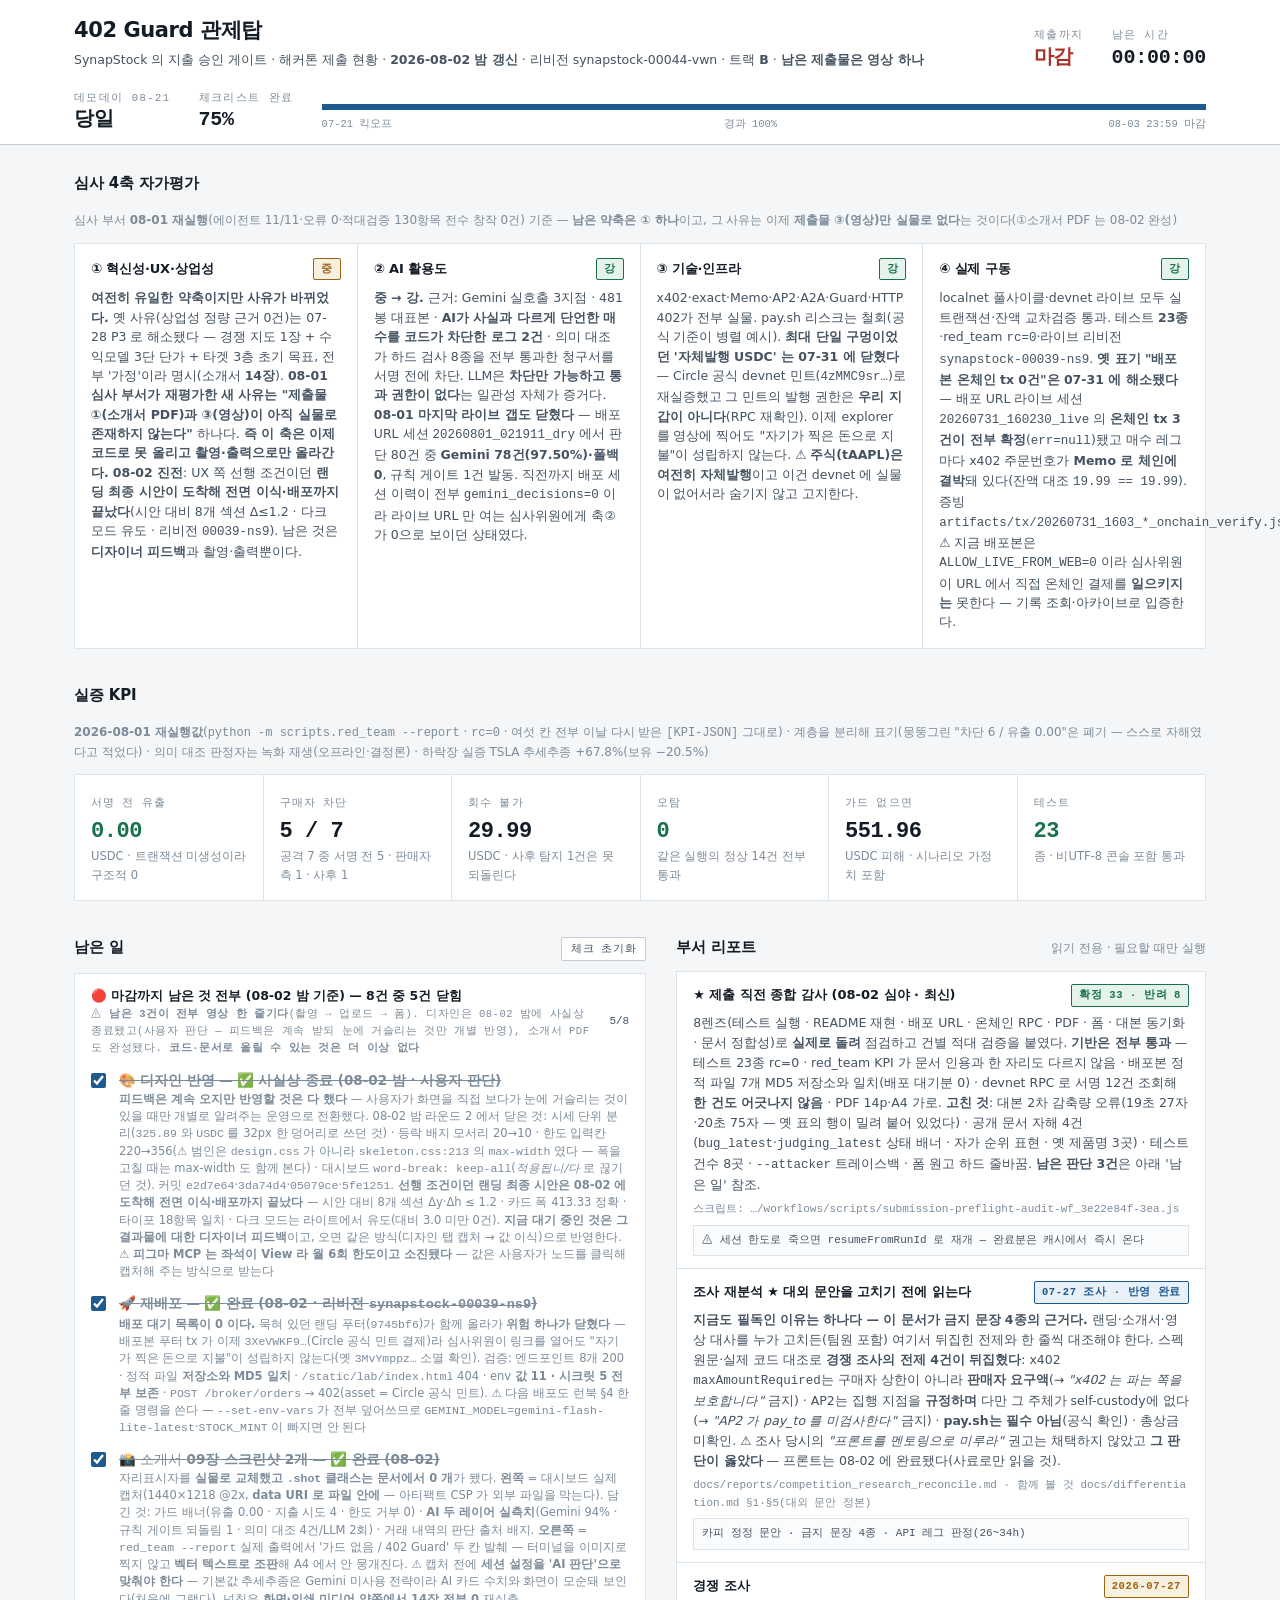
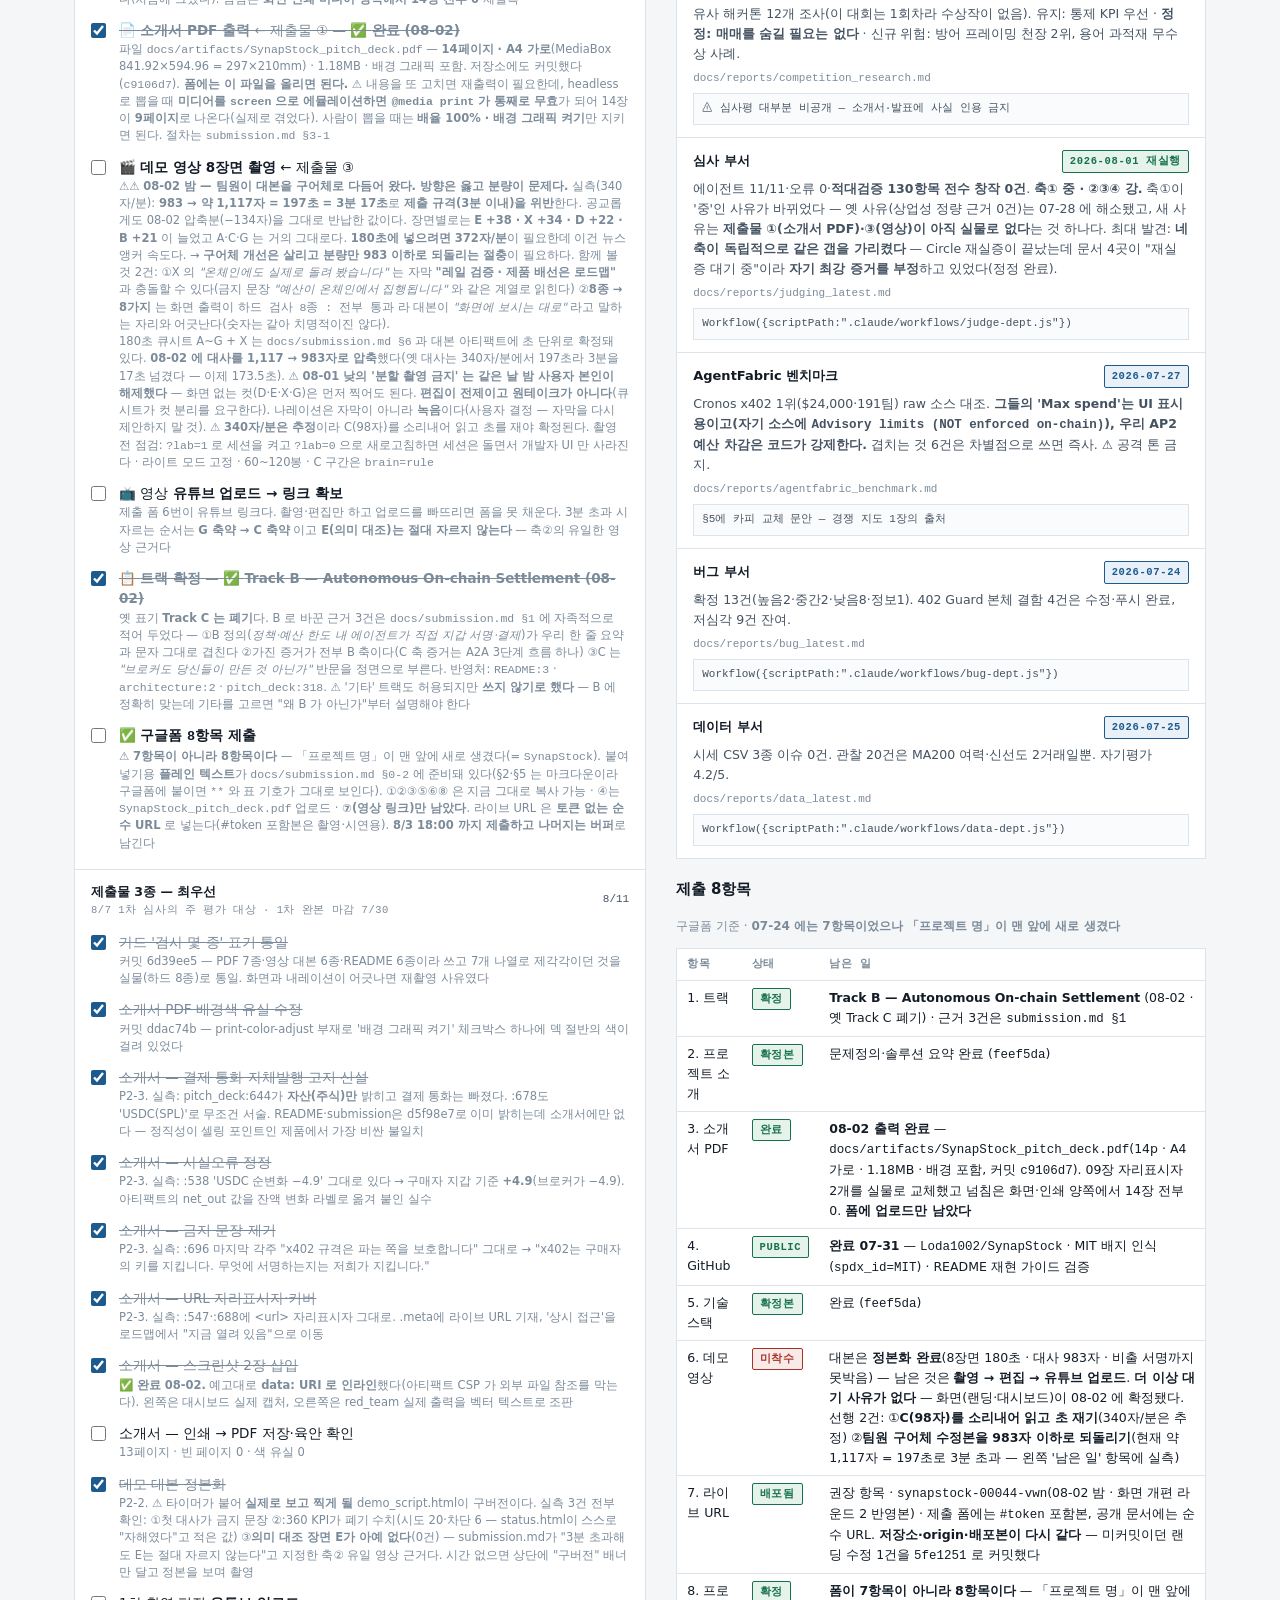
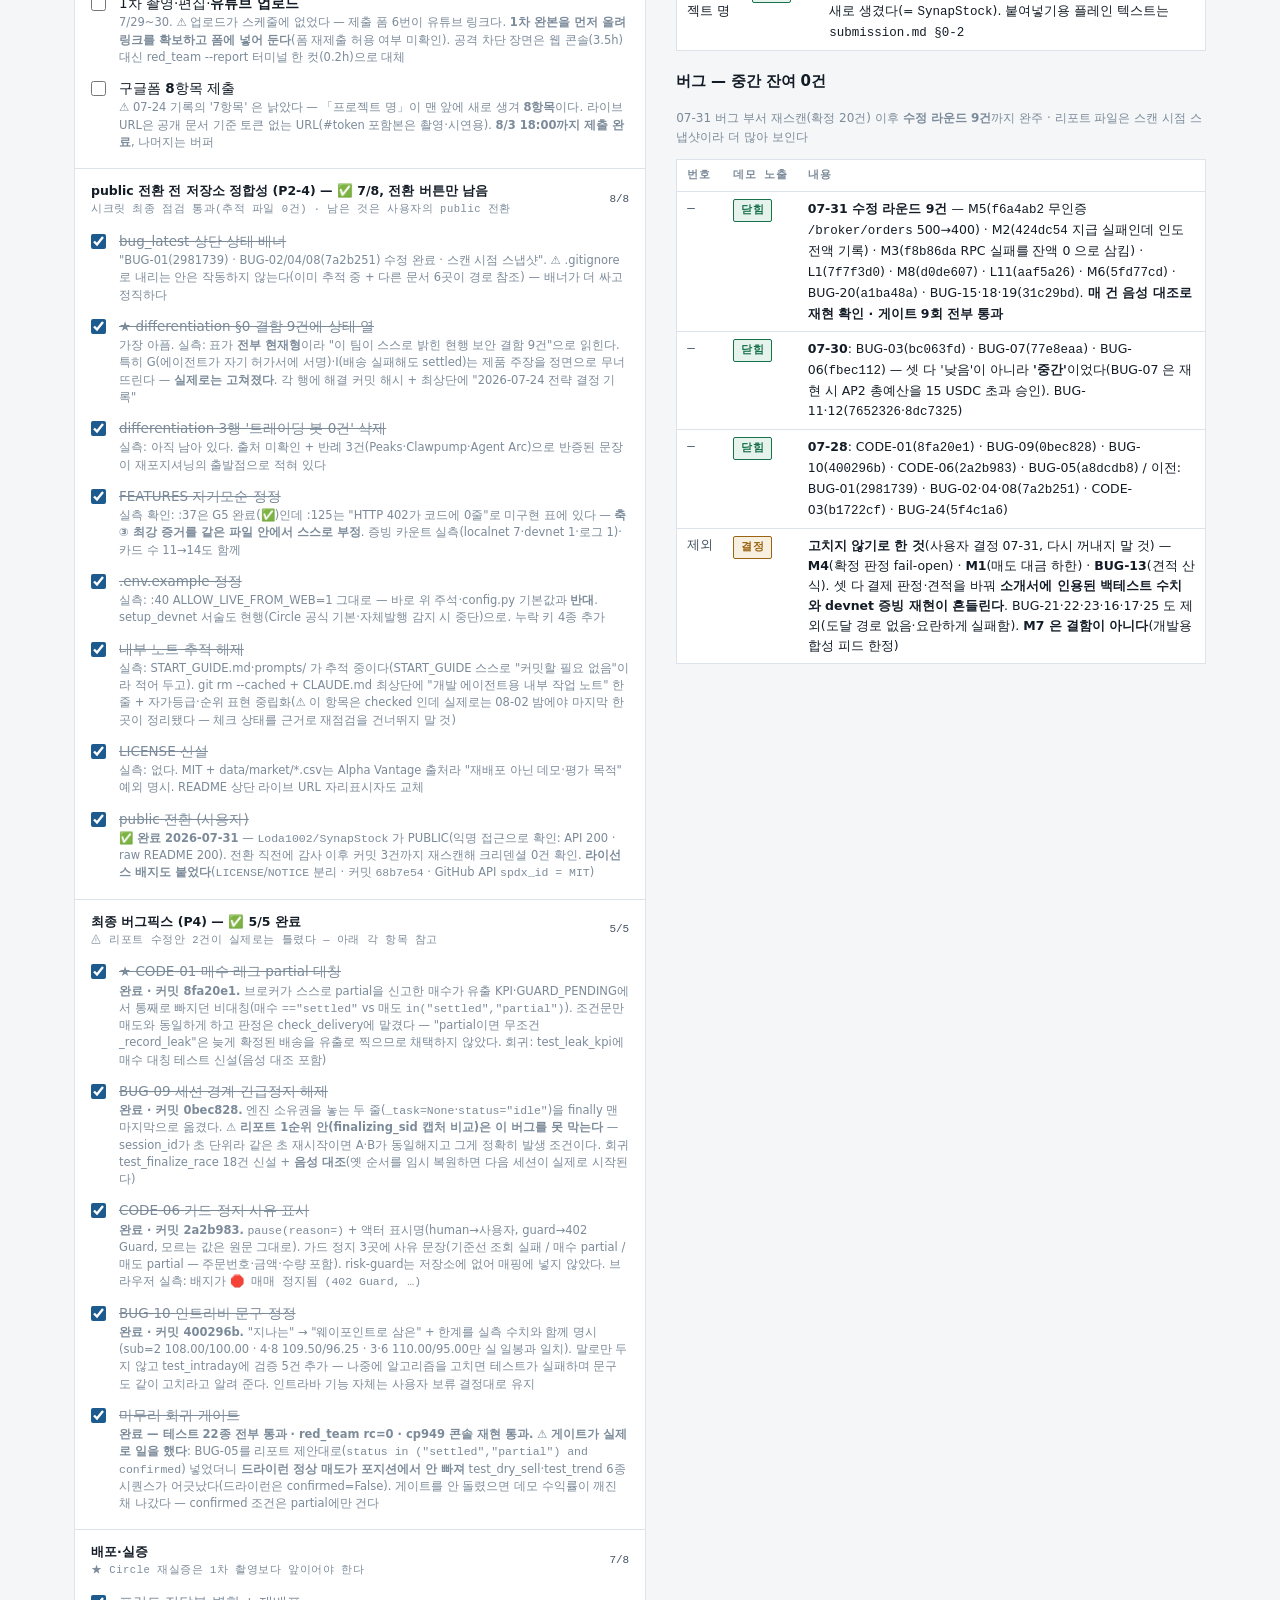
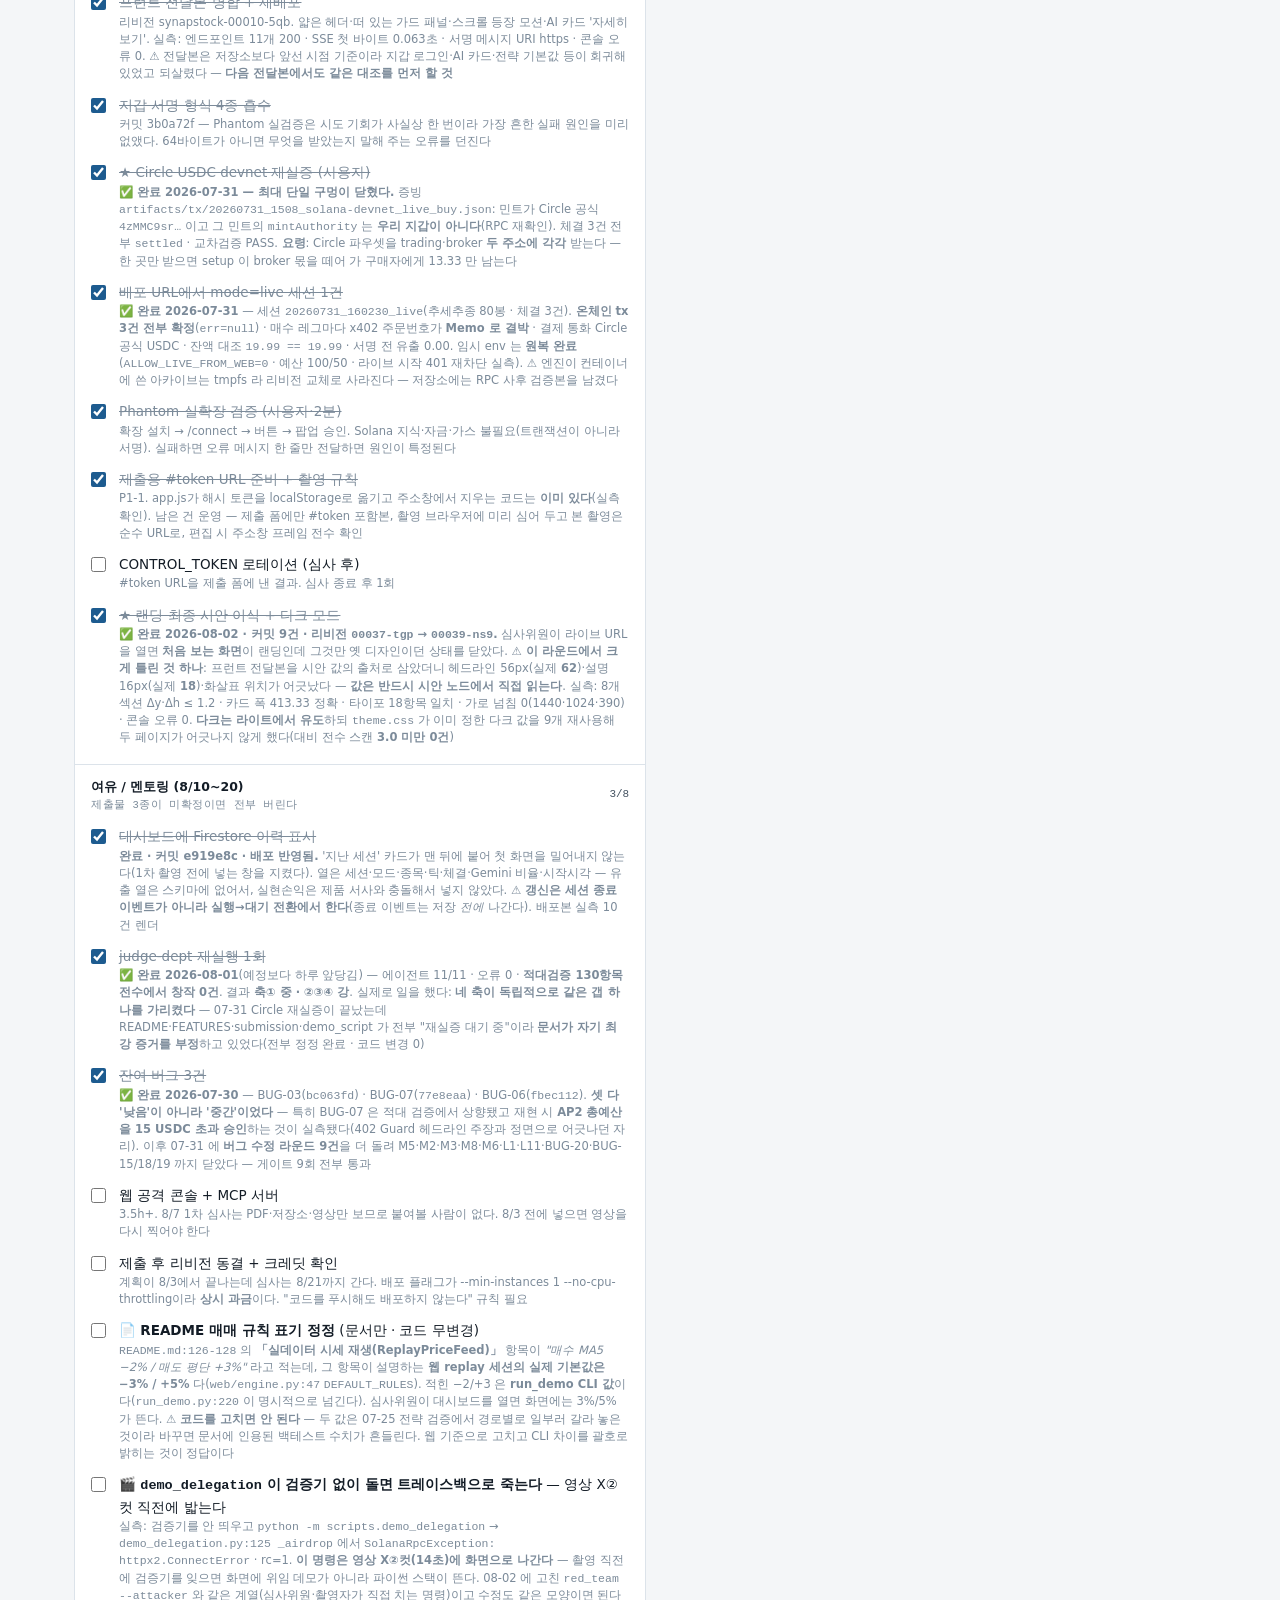
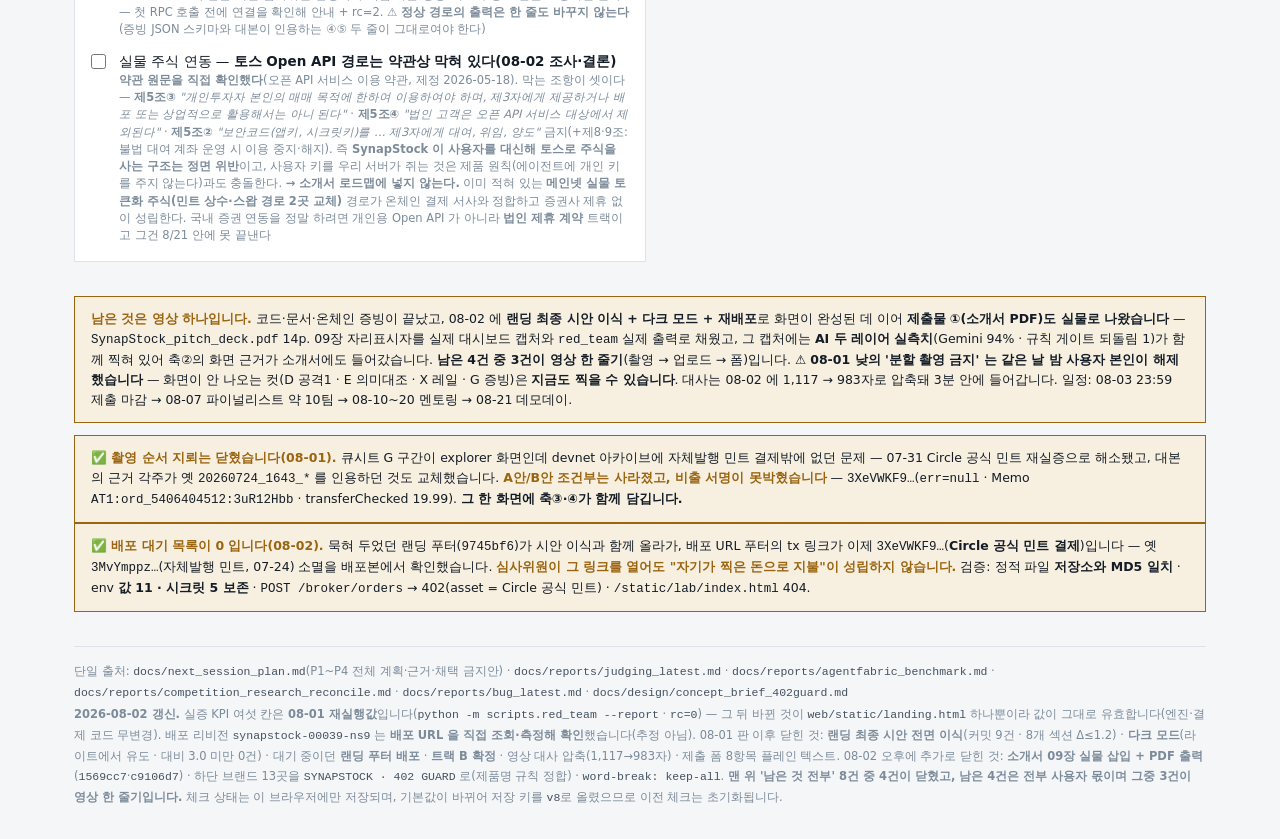
<file: docs/artifacts/status.html>
<!doctype html>
<html lang="ko">
<head>
<meta charset="utf-8">
<meta name="viewport" content="width=device-width, initial-scale=1">
<title>402 Guard 관제탑</title>

</head>
<body>
<style>
  :root {
    --ground: #f4f6f8;
    --surface: #ffffff;
    --surface-2: #fafbfc;
    --ink: #131c26;
    --ink-2: #445261;
    --ink-3: #7c8b9a;
    --rule: #dce3ea;
    --rule-strong: #c3cdd7;
    --accent: #1d5b8f;
    --accent-soft: #e9f0f7;
    --good: #17724b;
    --good-soft: #e6f2ec;
    --warn: #9a6410;
    --warn-soft: #f7efdf;
    --crit: #a93226;
    --crit-soft: #f8eae8;
    --font-sans: "Pretendard Variable", Pretendard, "Malgun Gothic", "맑은 고딕", -apple-system, BlinkMacSystemFont, "Segoe UI", system-ui, sans-serif;
    --font-mono: ui-monospace, "Cascadia Mono", "Cascadia Code", Consolas, "D2Coding", "Nanum Gothic Coding", monospace;
  }

  @media (prefers-color-scheme: dark) {
    :root {
      --ground: #0e141a;
      --surface: #151d25;
      --surface-2: #1a232c;
      --ink: #e4ebf2;
      --ink-2: #a0aebc;
      --ink-3: #6e7e8d;
      --rule: #24303b;
      --rule-strong: #35434f;
      --accent: #6baee0;
      --accent-soft: #16283a;
      --good: #4fb183;
      --good-soft: #13291f;
      --warn: #d9a441;
      --warn-soft: #2a2113;
      --crit: #e0736a;
      --crit-soft: #2d1a18;
    }
  }

  :root[data-theme="dark"] {
    --ground: #0e141a;
    --surface: #151d25;
    --surface-2: #1a232c;
    --ink: #e4ebf2;
    --ink-2: #a0aebc;
    --ink-3: #6e7e8d;
    --rule: #24303b;
    --rule-strong: #35434f;
    --accent: #6baee0;
    --accent-soft: #16283a;
    --good: #4fb183;
    --good-soft: #13291f;
    --warn: #d9a441;
    --warn-soft: #2a2113;
    --crit: #e0736a;
    --crit-soft: #2d1a18;
  }

  :root[data-theme="light"] {
    --ground: #f4f6f8;
    --surface: #ffffff;
    --surface-2: #fafbfc;
    --ink: #131c26;
    --ink-2: #445261;
    --ink-3: #7c8b9a;
    --rule: #dce3ea;
    --rule-strong: #c3cdd7;
    --accent: #1d5b8f;
    --accent-soft: #e9f0f7;
    --good: #17724b;
    --good-soft: #e6f2ec;
    --warn: #9a6410;
    --warn-soft: #f7efdf;
    --crit: #a93226;
    --crit-soft: #f8eae8;
  }

  * { box-sizing: border-box; }

  body {
    margin: 0;
    background: var(--ground);
    color: var(--ink);
    font-family: var(--font-sans);
    font-size: 15px;
    line-height: 1.6;
    -webkit-font-smoothing: antialiased;
  }

  .mono { font-family: var(--font-mono); font-variant-numeric: tabular-nums; }

  .eyebrow {
    font-family: var(--font-mono);
    font-size: 10.5px;
    letter-spacing: 0.14em;
    text-transform: uppercase;
    color: var(--ink-3);
  }

  /* ---------- top bar ---------- */
  .topbar {
    position: sticky;
    top: 0;
    z-index: 10;
    background: var(--surface);
    border-bottom: 1px solid var(--rule-strong);
  }

  .topbar-inner {
    max-width: 1180px;
    margin: 0 auto;
    padding: 14px 24px 12px;
    display: flex;
    flex-wrap: wrap;
    align-items: flex-end;
    gap: 20px 28px;
  }

  .brand-name {
    margin: 0;
    font-size: 21px;
    font-weight: 800;
    letter-spacing: -0.02em;
  }

  .brand-sub {
    margin: 2px 0 0;
    font-size: 12.5px;
    color: var(--ink-2);
  }

  .topbar-metric { display: flex; flex-direction: column; gap: 2px; }
  .topbar-metric .value {
    font-family: var(--font-mono);
    font-variant-numeric: tabular-nums;
    font-size: 20px;
    font-weight: 700;
    letter-spacing: -0.01em;
    line-height: 1.2;
  }
  .topbar-metric .value.urgent { color: var(--crit); }
  .topbar-spacer { flex: 1 1 40px; }

  .sprint {
    flex: 1 1 220px;
    min-width: 200px;
    display: flex;
    flex-direction: column;
    gap: 6px;
  }
  .sprint-track {
    position: relative;
    height: 6px;
    background: var(--rule);
    overflow: hidden;
  }
  .sprint-fill { position: absolute; inset: 0 auto 0 0; background: var(--accent); }
  .sprint-legend {
    display: flex;
    justify-content: space-between;
    font-family: var(--font-mono);
    font-size: 10.5px;
    color: var(--ink-3);
  }

  /* ---------- layout ---------- */
  .wrap { max-width: 1180px; margin: 0 auto; padding: 26px 24px 64px; }

  section { margin-bottom: 34px; }

  .sec-head {
    display: flex;
    align-items: baseline;
    justify-content: space-between;
    gap: 16px;
    flex-wrap: wrap;
    margin-bottom: 12px;
  }
  .sec-head h2 {
    margin: 0;
    font-size: 15px;
    font-weight: 700;
    letter-spacing: -0.01em;
  }
  .sec-note { font-size: 12px; color: var(--ink-3); }

  /* hairline grid: 1px gap on a rule-colored bed */
  .hair-grid {
    display: grid;
    gap: 1px;
    background: var(--rule);
    border: 1px solid var(--rule);
  }
  .axes { grid-template-columns: repeat(4, minmax(0, 1fr)); }
  .kpis { grid-template-columns: repeat(6, minmax(0, 1fr)); }

  .cell { background: var(--surface); padding: 14px 16px 16px; }

  .axis-top {
    display: flex;
    align-items: center;
    justify-content: space-between;
    gap: 10px;
    margin-bottom: 8px;
  }
  .axis-name { font-size: 13px; font-weight: 700; letter-spacing: -0.01em; }
  .axis-why { margin: 0; font-size: 12.5px; color: var(--ink-2); line-height: 1.55; }

  .kpi-label { font-family: var(--font-mono); font-size: 10.5px; letter-spacing: 0.1em; text-transform: uppercase; color: var(--ink-3); }
  .kpi-value {
    display: block;
    margin-top: 6px;
    font-family: var(--font-mono);
    font-variant-numeric: tabular-nums;
    font-size: 22px;
    font-weight: 700;
    letter-spacing: -0.02em;
    line-height: 1.15;
  }
  .kpi-value.good { color: var(--good); }
  .kpi-foot { display: block; margin-top: 3px; font-size: 11.5px; color: var(--ink-3); }

  /* ---------- stamp chips ---------- */
  .stamp {
    display: inline-flex;
    align-items: center;
    gap: 5px;
    padding: 2px 7px;
    border: 1px solid currentColor;
    border-radius: 2px;
    font-family: var(--font-mono);
    font-size: 10.5px;
    font-weight: 700;
    letter-spacing: 0.06em;
    text-transform: uppercase;
    white-space: nowrap;
  }
  .stamp.good { color: var(--good); background: var(--good-soft); }
  .stamp.warn { color: var(--warn); background: var(--warn-soft); }
  .stamp.crit { color: var(--crit); background: var(--crit-soft); }
  .stamp.idle { color: var(--ink-3); background: var(--surface-2); }
  .stamp.info { color: var(--accent); background: var(--accent-soft); }

  /* ---------- two-column body ---------- */
  .split {
    display: grid;
    grid-template-columns: minmax(0, 1.08fr) minmax(0, 1fr);
    gap: 30px;
    align-items: start;
  }

  .panel {
    background: var(--surface);
    border: 1px solid var(--rule);
    padding: 0;
  }
  .panel + .panel { margin-top: 18px; }

  .panel-head {
    display: flex;
    align-items: center;
    justify-content: space-between;
    gap: 12px;
    padding: 11px 16px;
    border-bottom: 1px solid var(--rule);
    background: var(--surface-2);
  }
  .panel-head h3 { margin: 0; font-size: 13px; font-weight: 700; letter-spacing: -0.005em; }
  .panel-body { padding: 4px 16px 14px; }

  /* ---------- checklist ---------- */
  .group { border-top: 1px solid var(--rule); }
  .group:first-child { border-top: 0; }

  .group-head {
    display: flex;
    align-items: center;
    justify-content: space-between;
    gap: 12px;
    padding: 12px 16px 8px;
  }
  .group-title { font-size: 12.5px; font-weight: 700; }
  .group-owner { font-family: var(--font-mono); font-size: 10.5px; color: var(--ink-3); letter-spacing: 0.05em; }
  .group-count { font-family: var(--font-mono); font-size: 11px; color: var(--ink-2); font-variant-numeric: tabular-nums; }

  ul.items { list-style: none; margin: 0; padding: 0 16px 12px; display: flex; flex-direction: column; gap: 2px; }

  .item { display: grid; grid-template-columns: 18px minmax(0, 1fr); gap: 10px; align-items: start; padding: 5px 0; }
  .item input[type="checkbox"] {
    margin: 3px 0 0;
    width: 15px;
    height: 15px;
    accent-color: var(--accent);
    cursor: pointer;
  }
  .item label { cursor: pointer; font-size: 13.5px; line-height: 1.5; }
  .item .why { display: block; font-size: 11.5px; color: var(--ink-3); margin-top: 1px; }
  .item.done label { color: var(--ink-3); text-decoration: line-through; text-decoration-thickness: 1px; }
  /* 자식 요소의 text-decoration:none 만으로는 부모(label)의 line-through 를 지울 수 없다 —
     새 서식 문맥을 만들어야 한다. 완료 항목이 늘면서 근거 메모가 통째로 취소선에 묻혔다. */
  .item.done .why { text-decoration: none; display: inline-block; }
  .item input:focus-visible { outline: 2px solid var(--accent); outline-offset: 2px; }

  .btn {
    font-family: var(--font-mono);
    font-size: 10.5px;
    letter-spacing: 0.06em;
    text-transform: uppercase;
    color: var(--ink-2);
    background: var(--surface);
    border: 1px solid var(--rule-strong);
    border-radius: 2px;
    padding: 4px 9px;
    cursor: pointer;
  }
  .btn:hover { color: var(--ink); border-color: var(--ink-3); }
  .btn:focus-visible { outline: 2px solid var(--accent); outline-offset: 2px; }

  /* ---------- tables ---------- */
  .table-scroll { overflow-x: auto; }
  table { width: 100%; border-collapse: collapse; font-size: 12.5px; }
  th, td { text-align: left; padding: 7px 10px; border-top: 1px solid var(--rule); vertical-align: top; }
  thead th {
    border-top: 0;
    font-family: var(--font-mono);
    font-size: 10.5px;
    letter-spacing: 0.08em;
    text-transform: uppercase;
    color: var(--ink-3);
    font-weight: 600;
    white-space: nowrap;
  }
  td.id { font-family: var(--font-mono); white-space: nowrap; color: var(--ink-2); }
  td.st { white-space: nowrap; }

  /* ---------- report cards ---------- */
  .report { display: flex; flex-direction: column; gap: 6px; padding: 12px 16px; border-top: 1px solid var(--rule); }
  .report:first-child { border-top: 0; }
  .report-top { display: flex; align-items: center; justify-content: space-between; gap: 10px; }
  .report-name { font-size: 13px; font-weight: 700; }
  .report-line { font-size: 12.5px; color: var(--ink-2); margin: 0; }
  .report-path { font-family: var(--font-mono); font-size: 11px; color: var(--ink-3); word-break: break-all; }
  code.cmd {
    display: block;
    font-family: var(--font-mono);
    font-size: 11px;
    background: var(--surface-2);
    border: 1px solid var(--rule);
    padding: 6px 8px;
    color: var(--ink-2);
    overflow-x: auto;
    white-space: pre;
  }

  /* ---------- notice ---------- */
  .notice {
    border: 1px solid var(--warn);
    background: var(--warn-soft);
    padding: 12px 16px;
    display: flex;
    gap: 12px;
    align-items: flex-start;
  }
  .notice p { margin: 0; font-size: 12.5px; color: var(--ink); }
  .notice strong { color: var(--warn); }

  footer {
    border-top: 1px solid var(--rule);
    padding-top: 14px;
    font-size: 11.5px;
    color: var(--ink-3);
    line-height: 1.75;
  }
  footer .mono { color: var(--ink-2); }

  @media (max-width: 1000px) {
    .split { grid-template-columns: minmax(0, 1fr); gap: 18px; }
    .axes { grid-template-columns: repeat(2, minmax(0, 1fr)); }
    .kpis { grid-template-columns: repeat(3, minmax(0, 1fr)); }
  }

  @media (max-width: 620px) {
    .wrap { padding: 20px 16px 48px; }
    .topbar-inner { padding: 12px 16px; gap: 14px 20px; }
    .axes { grid-template-columns: minmax(0, 1fr); }
    .kpis { grid-template-columns: repeat(2, minmax(0, 1fr)); }
  }

  @media (prefers-reduced-motion: reduce) {
    * { transition: none !important; animation: none !important; }
  }
</style>

<header class="topbar">
  <div class="topbar-inner">
    <div>
      <h1 class="brand-name">402 Guard 관제탑</h1>
      <p class="brand-sub">SynapStock 의 지출 승인 게이트 · 해커톤 제출 현황 · <b>2026-08-02 밤 갱신</b> · 리비전 synapstock-00044-vwn · 트랙 <b>B</b> · <b>남은 제출물은 영상 하나</b></p>
    </div>

    <div class="topbar-spacer"></div>

    <div class="topbar-metric">
      <span class="eyebrow">제출까지</span>
      <span class="value" id="dday">D-7</span>
    </div>

    <div class="topbar-metric">
      <span class="eyebrow">남은 시간</span>
      <span class="value mono" id="clock">—</span>
    </div>

    <div class="topbar-metric">
      <span class="eyebrow">데모데이 08-21</span>
      <span class="value mono" id="demoday">—</span>
    </div>

    <div class="topbar-metric">
      <span class="eyebrow">체크리스트 완료</span>
      <span class="value mono" id="ratio">0%</span>
    </div>

    <div class="sprint">
      <div class="sprint-track"><div class="sprint-fill" id="sprintFill" style="width:0%"></div></div>
      <div class="sprint-legend">
        <span>07-21 킥오프</span>
        <span id="sprintPct">—</span>
        <span>08-03 23:59 마감</span>
      </div>
    </div>
  </div>
</header>

<main class="wrap">

  <section>
    <div class="sec-head">
      <h2>심사 4축 자가평가</h2>
      <span class="sec-note">심사 부서 <b>08-01 재실행</b>(에이전트 11/11·오류 0·적대검증 130항목 전수 창작 0건) 기준 — <b>남은 약축은 ① 하나</b>이고, 그 사유는 이제 <b>제출물 ③(영상)만 실물로 없다</b>는 것이다(①소개서 PDF 는 08-02 완성)</span>
    </div>
    <div class="hair-grid axes">
      <div class="cell">
        <div class="axis-top">
          <span class="axis-name">① 혁신성·UX·상업성</span>
          <span class="stamp warn">중</span>
        </div>
        <p class="axis-why"><strong>여전히 유일한 약축이지만 사유가 바뀌었다.</strong> 옛 사유(상업성 정량 근거 0건)는 07-28 P3 로 해소됐다 — 경쟁 지도 1장 + 수익모델 3단 단가 + 타겟 3층 초기 목표, 전부 '가정'이라 명시(소개서 <b>14장</b>). <strong>08-01 심사 부서가 재평가한 새 사유는 "제출물 ①(소개서 PDF)과 ③(영상)이 아직 실물로 존재하지 않는다"</strong> 하나다. <strong>즉 이 축은 이제 코드로 못 올리고 촬영·출력으로만 올라간다.</strong> <b>08-02 진전</b>: UX 쪽 선행 조건이던 <b>랜딩 최종 시안이 도착해 전면 이식·배포까지 끝났다</b>(시안 대비 8개 섹션 Δ≤1.2 · 다크 모드 유도 · 리비전 <span class="mono">00039-ns9</span>). 남은 것은 <b>디자이너 피드백</b>과 촬영·출력뿐이다.</p>
      </div>
      <div class="cell">
        <div class="axis-top">
          <span class="axis-name">② AI 활용도</span>
          <span class="stamp good">강</span>
        </div>
        <p class="axis-why"><strong>중 → 강.</strong> 근거: Gemini 실호출 3지점 · 481봉 대표본 · <strong>AI가 사실과 다르게 단언한 매수를 코드가 차단한 로그 2건</strong> · 의미 대조가 하드 검사 8종을 전부 통과한 청구서를 서명 전에 차단. LLM은 <strong>차단만 가능하고 통과 권한이 없다</strong>는 일관성 자체가 증거다. <strong>08-01 마지막 라이브 갭도 닫혔다</strong> — 배포 URL 세션 <span class="mono">20260801_021911_dry</span> 에서 판단 80건 중 <b>Gemini 78건(97.50%)·폴백 0</b>, 규칙 게이트 1건 발동. 직전까지 배포 세션 이력이 전부 <span class="mono">gemini_decisions=0</span> 이라 라이브 URL 만 여는 심사위원에게 축②가 0으로 보이던 상태였다.</p>
      </div>
      <div class="cell">
        <div class="axis-top">
          <span class="axis-name">③ 기술·인프라</span>
          <span class="stamp good">강</span>
        </div>
        <p class="axis-why">x402·exact·Memo·AP2·A2A·Guard·HTTP 402가 전부 실물. pay.sh 리스크는 철회(공식 기준이 병렬 예시). <strong>최대 단일 구멍이었던 '자체발행 USDC' 는 07-31 에 닫혔다</strong> — Circle 공식 devnet 민트(<span class="mono">4zMMC9sr…</span>)로 재실증했고 그 민트의 발행 권한은 <strong>우리 지갑이 아니다</strong>(RPC 재확인). 이제 explorer 를 영상에 찍어도 "자기가 찍은 돈으로 지불"이 성립하지 않는다. ⚠ <b>주식(tAAPL)은 여전히 자체발행</b>이고 이건 devnet 에 실물이 없어서라 숨기지 않고 고지한다.</p>
      </div>
      <div class="cell">
        <div class="axis-top">
          <span class="axis-name">④ 실제 구동</span>
          <span class="stamp good">강</span>
        </div>
        <p class="axis-why">localnet 풀사이클·devnet 라이브 모두 실 트랜잭션·잔액 교차검증 통과. 테스트 <b>23종</b>·red_team <span class="mono">rc=0</span>·라이브 리비전 <span class="mono">synapstock-00039-ns9</span>. <strong>옛 표기 "배포본 온체인 tx 0건"은 07-31 에 해소됐다</strong> — 배포 URL 라이브 세션 <span class="mono">20260731_160230_live</span> 의 <b>온체인 tx 3건이 전부 확정</b>(<span class="mono">err=null</span>)됐고 매수 레그마다 x402 주문번호가 <b>Memo 로 체인에 결박</b>돼 있다(잔액 대조 <span class="mono">19.99 == 19.99</span>). 증빙 <span class="mono">artifacts/tx/20260731_1603_*_onchain_verify.json</span>. ⚠ 지금 배포본은 <span class="mono">ALLOW_LIVE_FROM_WEB=0</span> 이라 심사위원이 URL 에서 직접 온체인 결제를 <b>일으키지는</b> 못한다 — 기록 조회·아카이브로 입증한다.</p>
      </div>
    </div>
  </section>

  <section>
    <div class="sec-head">
      <h2>실증 KPI</h2>
      <span class="sec-note"><b>2026-08-01 재실행값</b>(<span class="mono">python -m scripts.red_team --report</span> · <span class="mono">rc=0</span> · 여섯 칸 전부 이날 다시 받은 <span class="mono">[KPI-JSON]</span> 그대로) · 계층을 분리해 표기(뭉뚱그린 "차단 6 / 유출 0.00"은 폐기 — 스스로 자해였다고 적었다) · 의미 대조 판정자는 녹화 재생(오프라인·결정론) · 하락장 실증 TSLA 추세추종 +67.8%(보유 −20.5%)</span>
    </div>
    <div class="hair-grid kpis">
      <div class="cell">
        <span class="kpi-label">서명 전 유출</span>
        <span class="kpi-value good">0.00</span>
        <span class="kpi-foot">USDC · 트랜잭션 미생성이라 구조적 0</span>
      </div>
      <div class="cell">
        <span class="kpi-label">구매자 차단</span>
        <span class="kpi-value">5 / 7</span>
        <span class="kpi-foot">공격 7 중 서명 전 5 · 판매자측 1 · 사후 1</span>
      </div>
      <div class="cell">
        <span class="kpi-label">회수 불가</span>
        <span class="kpi-value">29.99</span>
        <span class="kpi-foot">USDC · 사후 탐지 1건은 못 되돌린다</span>
      </div>
      <div class="cell">
        <span class="kpi-label">오탐</span>
        <span class="kpi-value good">0</span>
        <span class="kpi-foot">같은 실행의 정상 14건 전부 통과</span>
      </div>
      <div class="cell">
        <span class="kpi-label">가드 없으면</span>
        <span class="kpi-value">551.96</span>
        <span class="kpi-foot">USDC 피해 · 시나리오 가정치 포함</span>
      </div>
      <div class="cell">
        <span class="kpi-label">테스트</span>
        <span class="kpi-value good">23</span>
        <span class="kpi-foot">종 · 비UTF-8 콘솔 포함 통과</span>
      </div>
    </div>
  </section>

  <div class="split">

    <div>
      <section style="margin-bottom:0">
        <div class="sec-head">
          <h2>남은 일</h2>
          <button class="btn" id="resetBtn" type="button">체크 초기화</button>
        </div>
        <div class="panel">
          <div class="group">
            <div class="group-head">
              <div>
                <div class="group-title">🔴 마감까지 남은 것 전부 (08-02 밤 기준) — 8건 중 <b>5건 닫힘</b></div>
                <div class="group-owner">⚠ <b>남은 3건이 전부 영상 한 줄기다</b>(촬영 → 업로드 → 폼). 디자인은 08-02 밤에 사실상 종료됐고(사용자 판단 — 피드백은 계속 받되 눈에 거슬리는 것만 개별 반영), 소개서 PDF 도 완성됐다. <b>코드·문서로 올릴 수 있는 것은 더 이상 없다</b></div>
              </div>
              <span class="group-count" data-count="today">0/8</span>
            </div>
            <ul class="items">
              <li class="item"><input type="checkbox" id="t1" data-group="today" checked><label for="t1">🎨 <b>디자인 반영</b> — ✅ <b>사실상 종료 (08-02 밤 · 사용자 판단)</b> <span class="why"><b>피드백은 계속 오지만 반영할 것은 다 했다</b> — 사용자가 화면을 직접 보다가 눈에 거슬리는 것이 있을 때만 개별로 알려주는 운영으로 전환했다. 08-02 밤 라운드 2 에서 닫은 것: 시세 단위 분리(<span class="mono">325.89</span> 와 <span class="mono">USDC</span> 를 32px 한 덩어리로 쓰던 것) · 등락 배지 모서리 20→10 · 한도 입력칸 220→356(⚠ 범인은 <span class="mono">design.css</span> 가 아니라 <span class="mono">skeleton.css:213</span> 의 <span class="mono">max-width</span> 였다 — 폭을 고칠 때는 max-width 도 함께 본다) · 대시보드 <span class="mono">word-break: keep-all</span>(<i>적용됩니/다</i> 로 끊기던 것). 커밋 <span class="mono">e2d7e64</span>·<span class="mono">3da74d4</span>·<span class="mono">05079ce</span>·<span class="mono">5fe1251</span>. <b>선행 조건이던 랜딩 최종 시안은 08-02 에 도착해 전면 이식·배포까지 끝났다</b> — 시안 대비 8개 섹션 Δy·Δh ≤ 1.2 · 카드 폭 413.33 정확 · 타이포 18항목 일치 · 다크 모드는 라이트에서 유도(대비 3.0 미만 0건). <b>지금 대기 중인 것은 그 결과물에 대한 디자이너 피드백</b>이고, 오면 같은 방식(디자인 탭 캡처 → 값 이식)으로 반영한다. ⚠ <b>피그마 MCP 는 좌석이 View 라 월 6회 한도이고 소진됐다</b> — 값은 사용자가 노드를 클릭해 캡처해 주는 방식으로 받는다</span></label></li>
              <li class="item"><input type="checkbox" id="t2" data-group="today" checked><label for="t2">🚀 <b>재배포</b> — ✅ <b>완료 (08-02 · 리비전 <span class="mono">synapstock-00039-ns9</span>)</b> <span class="why"><b>배포 대기 목록이 0 이다.</b> 묵혀 있던 랜딩 푸터(<span class="mono">9745bf6</span>)가 함께 올라가 <b>위험 하나가 닫혔다</b> — 배포본 푸터 tx 가 이제 <span class="mono">3XeVWKF9…</span>(Circle 공식 민트 결제)라 심사위원이 링크를 열어도 "자기가 찍은 돈으로 지불"이 성립하지 않는다(옛 <span class="mono">3MvYmppz…</span> 소멸 확인). 검증: 엔드포인트 8개 200 · 정적 파일 <b>저장소와 MD5 일치</b> · <span class="mono">/static/lab/index.html</span> 404 · env <b>값 11 · 시크릿 5 전부 보존</b> · <span class="mono">POST /broker/orders</span> → 402(asset = Circle 공식 민트). ⚠ 다음 배포도 런북 §4 한 줄 명령을 쓴다 — <span class="mono">--set-env-vars</span> 가 전부 덮어쓰므로 <span class="mono">GEMINI_MODEL=gemini-flash-lite-latest</span>·<span class="mono">STOCK_MINT</span> 이 빠지면 안 된다</span></label></li>
              <li class="item"><input type="checkbox" id="t3" data-group="today" checked><label for="t3">📸 소개서 <b>09장 스크린샷 2개</b> — ✅ <b>완료 (08-02)</b> <span class="why">자리표시자를 <b>실물로 교체했고 <span class="mono">.shot</span> 클래스는 문서에서 0 개</b>가 됐다. <b>왼쪽</b> = 대시보드 실제 캡처(1440×1218 @2x, <b>data URI 로 파일 안에</b> — 아티팩트 CSP 가 외부 파일을 막는다). 담긴 것: 가드 배너(유출 0.00 · 지출 시도 4 · 한도 거부 0) · <b>AI 두 레이어 실측치</b>(Gemini 94% · 규칙 게이트 되돌림 1 · 의미 대조 4건/LLM 2회) · 거래 내역의 판단 출처 배지. <b>오른쪽</b> = <span class="mono">red_team --report</span> 실제 출력에서 '가드 없음 / 402 Guard' 두 칸 발췌 — 터미널을 이미지로 찍지 않고 <b>벡터 텍스트로 조판</b>해 A4 에서 안 뭉개진다. ⚠ 캡처 전에 <b>세션 설정을 'AI 판단'으로 맞춰야 한다</b> — 기본값 추세추종은 Gemini 미사용 전략이라 AI 카드 수치와 화면이 모순돼 보인다(처음에 그랬다). 넘침은 <b>화면·인쇄 미디어 양쪽에서 14장 전부 0</b> 재실측</span></label></li>
              <li class="item"><input type="checkbox" id="t4" data-group="today" checked><label for="t4">📄 <b>소개서 PDF 출력</b> ← 제출물 ① — ✅ <b>완료 (08-02)</b> <span class="why">파일 <span class="mono">docs/artifacts/SynapStock_pitch_deck.pdf</span> — <b>14페이지 · A4 가로</b>(MediaBox 841.92×594.96 = 297×210mm) · 1.18MB · 배경 그래픽 포함. 저장소에도 커밋했다(<span class="mono">c9106d7</span>). <b>폼에는 이 파일을 올리면 된다.</b> ⚠ 내용을 또 고치면 재출력이 필요한데, headless 로 뽑을 때 <b>미디어를 <span class="mono">screen</span> 으로 에뮬레이션하면 <span class="mono">@media print</span> 가 통째로 무효</b>가 되어 14장이 <b>9페이지</b>로 나온다(실제로 겪었다). 사람이 뽑을 때는 <b>배율 100% · 배경 그래픽 켜기</b>만 지키면 된다. 절차는 <span class="mono">submission.md §3-1</span></span></label></li>
              <li class="item"><input type="checkbox" id="t5" data-group="today"><label for="t5">🎬 <b>데모 영상 8장면 촬영</b> ← 제출물 ③ <span class="why">⚠⚠ <b>08-02 밤 — 팀원이 대본을 구어체로 다듬어 왔다. 방향은 옳고 분량이 문제다.</b> 실측(340자/분): <b>983 → 약 1,117자 = 197초 = 3분 17초</b>로 <b>제출 규격(3분 이내)을 위반</b>한다. 공교롭게도 08-02 압축분(−134자)을 그대로 반납한 값이다. 장면별로는 <b>E +38 · X +34 · D +22 · B +21</b> 이 늘었고 A·C·G 는 거의 그대로다. <b>180초에 넣으려면 372자/분</b>이 필요한데 이건 뉴스 앵커 속도다. → <b>구어체 개선은 살리고 분량만 983 이하로 되돌리는 절충</b>이 필요하다. 함께 볼 것 2건: ①X 의 <i>"온체인에도 실제로 돌려 봤습니다"</i> 는 자막 <b>"레일 검증 · 제품 배선은 로드맵"</b> 과 충돌할 수 있다(금지 문장 <i>"예산이 온체인에서 집행됩니다"</i> 와 같은 계열로 읽힌다) ②<b>8종 → 8가지</b> 는 화면 출력이 <span class="mono">하드 검사 8종 : 전부 통과</span> 라 대본이 <i>"화면에 보시는 대로"</i> 라고 말하는 자리와 어긋난다(숫자는 같아 치명적이진 않다). <br>180초 큐시트 A~G + X 는 <span class="mono">docs/submission.md §6</span> 과 대본 아티팩트에 초 단위로 확정돼 있다. <b>08-02 에 대사를 1,117 → 983자로 압축</b>했다(옛 대사는 340자/분에서 197초라 3분을 17초 넘겼다 — 이제 173.5초). ⚠ <b>08-01 낮의 '분할 촬영 금지' 는 같은 날 밤 사용자 본인이 해제했다</b> — 화면 없는 컷(D·E·X·G)은 먼저 찍어도 된다. <b>편집이 전제이고 원테이크가 아니다</b>(큐시트가 컷 분리를 요구한다). 나레이션은 자막이 아니라 <b>녹음</b>이다(사용자 결정 — 자막을 다시 제안하지 말 것). ⚠ <b>340자/분은 추정</b>이라 C(98자)를 소리내어 읽고 초를 재야 확정된다. 촬영 전 점검: <span class="mono">?lab=1</span> 로 세션을 켜고 <span class="mono">?lab=0</span> 으로 새로고침하면 세션은 돌면서 개발자 UI 만 사라진다 · 라이트 모드 고정 · 60~120봉 · C 구간은 <span class="mono">brain=rule</span></span></label></li>
              <li class="item"><input type="checkbox" id="t6" data-group="today"><label for="t6">📺 영상 <b>유튜브 업로드 → 링크 확보</b> <span class="why">제출 폼 6번이 유튜브 링크다. 촬영·편집만 하고 업로드를 빠뜨리면 폼을 못 채운다. 3분 초과 시 자르는 순서는 <b>G 축약 → C 축약</b> 이고 <b>E(의미 대조)는 절대 자르지 않는다</b> — 축②의 유일한 영상 근거다</span></label></li>
              <li class="item"><input type="checkbox" id="t7" data-group="today" checked><label for="t7">📋 <b>트랙 확정</b> — ✅ <b>Track B — Autonomous On-chain Settlement (08-02)</b> <span class="why">옛 표기 <b>Track C 는 폐기</b>다. B 로 바꾼 근거 3건은 <span class="mono">docs/submission.md §1</span> 에 자족적으로 적어 두었다 — ①B 정의(<i>정책·예산 한도 내 에이전트가 직접 지갑 서명·결제</i>)가 우리 한 줄 요약과 문자 그대로 겹친다 ②가진 증거가 전부 B 축이다(C 축 증거는 A2A 3단계 흐름 하나) ③C 는 <i>"브로커도 당신들이 만든 것 아닌가"</i> 반문을 정면으로 부른다. 반영처: <span class="mono">README:3</span> · <span class="mono">architecture:2</span> · <span class="mono">pitch_deck:318</span>. ⚠ '기타' 트랙도 허용되지만 <b>쓰지 않기로 했다</b> — B 에 정확히 맞는데 기타를 고르면 "왜 B 가 아닌가"부터 설명해야 한다</span></label></li>
              <li class="item"><input type="checkbox" id="t8" data-group="today"><label for="t8">✅ <b>구글폼 <span class="mono">8</span>항목 제출</b> <span class="why">⚠ <b>7항목이 아니라 8항목이다</b> — 「프로젝트 명」이 맨 앞에 새로 생겼다(= <span class="mono">SynapStock</span>). 붙여넣기용 <b>플레인 텍스트</b>가 <span class="mono">docs/submission.md §0-2</span> 에 준비돼 있다(§2·§5 는 마크다운이라 구글폼에 붙이면 <span class="mono">**</span> 와 표 기호가 그대로 보인다). ①②③⑤⑥⑧ 은 지금 그대로 복사 가능 · ④는 <span class="mono">SynapStock_pitch_deck.pdf</span> 업로드 · <b>⑦(영상 링크)만 남았다</b>. 라이브 URL 은 <b>토큰 없는 순수 URL</b> 로 넣는다(#token 포함본은 촬영·시연용). <b>8/3 18:00 까지 제출하고 나머지는 버퍼</b>로 남긴다</span></label></li>
            </ul>
          </div>

          <div class="group">
            <div class="group-head">
              <div>
                <div class="group-title">제출물 3종 — 최우선</div>
                <div class="group-owner">8/7 1차 심사의 주 평가 대상 · 1차 완본 마감 7/30</div>
              </div>
              <span class="group-count" data-count="sub">0/11</span>
            </div>
            <ul class="items">
              <li class="item"><input type="checkbox" id="s0" data-group="sub" checked><label for="s0">가드 '검사 몇 종' 표기 통일 <span class="why">커밋 6d39ee5 — PDF 7종·영상 대본 6종·README 6종이라 쓰고 7개 나열로 제각각이던 것을 실물(하드 8종)로 통일. 화면과 내레이션이 어긋나면 재촬영 사유였다</span></label></li>
              <li class="item"><input type="checkbox" id="s1" data-group="sub" checked><label for="s1">소개서 PDF 배경색 유실 수정 <span class="why">커밋 ddac74b — print-color-adjust 부재로 '배경 그래픽 켜기' 체크박스 하나에 덱 절반의 색이 걸려 있었다</span></label></li>
              <li class="item"><input type="checkbox" id="s2" data-group="sub" checked><label for="s2">소개서 — 결제 통화 자체발행 고지 신설 <span class="why">P2-3. 실측: pitch_deck:644가 <b>자산(주식)만</b> 밝히고 결제 통화는 빠졌다. :678도 'USDC(SPL)'로 무조건 서술. README·submission은 d5f98e7로 이미 밝히는데 소개서에만 없다 — 정직성이 셀링 포인트인 제품에서 가장 비싼 불일치</span></label></li>
              <li class="item"><input type="checkbox" id="s3" data-group="sub" checked><label for="s3">소개서 — 사실오류 정정 <span class="why">P2-3. 실측: :538 'USDC 순변화 −4.9' 그대로 있다 → 구매자 지갑 기준 <b>+4.9</b>(브로커가 −4.9). 아티팩트의 net_out 값을 잔액 변화 라벨로 옮겨 붙인 실수</span></label></li>
              <li class="item"><input type="checkbox" id="s4" data-group="sub" checked><label for="s4">소개서 — 금지 문장 제거 <span class="why">P2-3. 실측: :696 마지막 각주 "x402 규격은 파는 쪽을 보호합니다" 그대로 → "x402는 구매자의 키를 지킵니다. 무엇에 서명하는지는 저희가 지킵니다."</span></label></li>
              <li class="item"><input type="checkbox" id="s5" data-group="sub" checked><label for="s5">소개서 — URL 자리표시자·커버 <span class="why">P2-3. 실측: :547·:688에 &lt;url&gt; 자리표시자 그대로. .meta에 라이브 URL 기재, '상시 접근'을 로드맵에서 "지금 열려 있음"으로 이동</span></label></li>
              <li class="item"><input type="checkbox" id="s6" data-group="sub" checked><label for="s6">소개서 — 스크린샷 2장 삽입 <span class="why">✅ <b>완료 08-02.</b> 예고대로 <b>data: URI 로 인라인</b>했다(아티팩트 CSP 가 외부 파일 참조를 막는다). 왼쪽은 대시보드 실제 캡처, 오른쪽은 red_team 실제 출력을 벡터 텍스트로 조판</span></label></li>
              <li class="item"><input type="checkbox" id="s7" data-group="sub"><label for="s7">소개서 — 인쇄 → PDF 저장·육안 확인 <span class="why">13페이지 · 빈 페이지 0 · 색 유실 0</span></label></li>
              <li class="item"><input type="checkbox" id="s8" data-group="sub" checked><label for="s8">데모 대본 정본화 <span class="why">P2-2. ⚠ 타이머가 붙어 <b>실제로 보고 찍게 될</b> demo_script.html이 구버전이다. 실측 3건 전부 확인: ①첫 대사가 금지 문장 ②:360 KPI가 폐기 수치(시도 20·차단 6 — status.html이 스스로 "자해였다"고 적은 값) ③<b>의미 대조 장면 E가 아예 없다</b>(0건) — submission.md가 "3분 초과해도 E는 절대 자르지 않는다"고 지정한 축② 유일 영상 근거다. 시간 없으면 상단에 "구버전" 배너만 달고 정본을 보며 촬영</span></label></li>
              <li class="item"><input type="checkbox" id="s9" data-group="sub"><label for="s9">1차 촬영·편집·<b>유튜브 업로드</b> <span class="why">7/29~30. ⚠ 업로드가 스케줄에 없었다 — 제출 폼 6번이 유튜브 링크다. <b>1차 완본을 먼저 올려 링크를 확보하고 폼에 넣어 둔다</b>(폼 재제출 허용 여부 미확인). 공격 차단 장면은 웹 콘솔(3.5h) 대신 red_team --report 터미널 한 컷(0.2h)으로 대체</span></label></li>
              <li class="item"><input type="checkbox" id="s10" data-group="sub"><label for="s10">구글폼 <b>8</b>항목 제출 <span class="why">⚠ 07-24 기록의 '7항목' 은 낡았다 — 「프로젝트 명」이 맨 앞에 새로 생겨 <b>8항목</b>이다. 라이브 URL은 공개 문서 기준 토큰 없는 URL(#token 포함본은 촬영·시연용). <b>8/3 18:00까지 제출 완료</b>, 나머지는 버퍼</span></label></li>
            </ul>
          </div>

          <div class="group">
            <div class="group-head">
              <div>
                <div class="group-title">public 전환 전 저장소 정합성 (P2-4) — ✅ 7/8, 전환 버튼만 남음</div>
                <div class="group-owner">시크릿 최종 점검 통과(추적 파일 0건) · 남은 것은 사용자의 public 전환</div>
              </div>
              <span class="group-count" data-count="pub">0/8</span>
            </div>
            <ul class="items">
              <li class="item"><input type="checkbox" id="p1" data-group="pub" checked><label for="p1">bug_latest 상단 상태 배너 <span class="why">"BUG-01(2981739) · BUG-02/04/08(7a2b251) 수정 완료 · 스캔 시점 스냅샷". ⚠ .gitignore로 내리는 안은 작동하지 않는다(이미 추적 중 + 다른 문서 6곳이 경로 참조) — 배너가 더 싸고 정직하다</span></label></li>
              <li class="item"><input type="checkbox" id="p2" data-group="pub" checked><label for="p2">★ differentiation §0 결함 9건에 상태 열 <span class="why">가장 아픔. 실측: 표가 <b>전부 현재형</b>이라 "이 팀이 스스로 밝힌 현행 보안 결함 9건"으로 읽힌다. 특히 G(에이전트가 자기 허가서에 서명)·I(배송 실패해도 settled)는 제품 주장을 정면으로 무너뜨린다 — <b>실제로는 고쳐졌다</b>. 각 행에 해결 커밋 해시 + 최상단에 "2026-07-24 전략 결정 기록"</span></label></li>
              <li class="item"><input type="checkbox" id="p3" data-group="pub" checked><label for="p3">differentiation 3행 '트레이딩 봇 0건' 삭제 <span class="why">실측: 아직 남아 있다. 출처 미확인 + 반례 3건(Peaks·Clawpump·Agent Arc)으로 반증된 문장이 재포지셔닝의 출발점으로 적혀 있다</span></label></li>
              <li class="item"><input type="checkbox" id="p4" data-group="pub" checked><label for="p4">FEATURES 자기모순 정정 <span class="why">실측 확인: :37은 G5 완료(✅)인데 :125는 "HTTP 402가 코드에 0줄"로 미구현 표에 있다 — <b>축③ 최강 증거를 같은 파일 안에서 스스로 부정</b>. 증빙 카운트 실측(localnet 7·devnet 1·로그 1)·카드 수 11→14도 함께</span></label></li>
              <li class="item"><input type="checkbox" id="p5" data-group="pub" checked><label for="p5">.env.example 정정 <span class="why">실측: :40 ALLOW_LIVE_FROM_WEB=1 그대로 — 바로 위 주석·config.py 기본값과 <b>반대</b>. setup_devnet 서술도 현행(Circle 공식 기본·자체발행 감지 시 중단)으로. 누락 키 4종 추가</span></label></li>
              <li class="item"><input type="checkbox" id="p6" data-group="pub" checked><label for="p6">내부 노트 추적 해제 <span class="why">실측: START_GUIDE.md·prompts/ 가 추적 중이다(START_GUIDE 스스로 "커밋할 필요 없음"이라 적어 두고). git rm --cached + CLAUDE.md 최상단에 "개발 에이전트용 내부 작업 노트" 한 줄 + 자가등급·순위 표현 중립화(⚠ 이 항목은 checked 인데 실제로는 08-02 밤에야 마지막 한 곳이 정리됐다 — 체크 상태를 근거로 재점검을 건너뛰지 말 것)</span></label></li>
              <li class="item"><input type="checkbox" id="p7" data-group="pub" checked><label for="p7">LICENSE 신설 <span class="why">실측: 없다. MIT + data/market/*.csv는 Alpha Vantage 출처라 "재배포 아닌 데모·평가 목적" 예외 명시. README 상단 라이브 URL 자리표시자도 교체</span></label></li>
              <li class="item"><input type="checkbox" id="p8" data-group="pub" checked><label for="p8">public 전환 (사용자) <span class="why"><b>✅ 완료 2026-07-31</b> — <span class="mono">Loda1002/SynapStock</span> 가 PUBLIC(익명 접근으로 확인: API 200 · raw README 200). 전환 직전에 감사 이후 커밋 3건까지 재스캔해 크리덴셜 0건 확인. <b>라이선스 배지도 붙었다</b>(<span class="mono">LICENSE</span>/<span class="mono">NOTICE</span> 분리 · 커밋 <span class="mono">68b7e54</span> · GitHub API <span class="mono">spdx_id = MIT</span>)</span></label></li>
            </ul>
          </div>

          <div class="group">
            <div class="group-head">
              <div>
                <div class="group-title">최종 버그픽스 (P4) — ✅ 5/5 완료</div>
                <div class="group-owner">⚠ 리포트 수정안 2건이 실제로는 틀렸다 — 아래 각 항목 참고</div>
              </div>
              <span class="group-count" data-count="bug">0/5</span>
            </div>
            <ul class="items">
              <li class="item"><input type="checkbox" id="g1" data-group="bug" checked><label for="g1">★ CODE-01 매수 레그 partial 대칭 <span class="why"><b>완료 · 커밋 8fa20e1.</b> 브로커가 스스로 partial을 신고한 매수가 유출 KPI·GUARD_PENDING에서 통째로 빠지던 비대칭(매수 <span class="mono">=="settled"</span> vs 매도 <span class="mono">in("settled","partial")</span>). 조건문만 매도와 동일하게 하고 판정은 check_delivery에 맡겼다 — "partial이면 무조건 _record_leak"은 늦게 확정된 배송을 유출로 찍으므로 채택하지 않았다. 회귀: test_leak_kpi에 매수 대칭 테스트 신설(음성 대조 포함)</span></label></li>
              <li class="item"><input type="checkbox" id="g2" data-group="bug" checked><label for="g2">BUG-09 세션 경계 긴급정지 해제 <span class="why"><b>완료 · 커밋 0bec828.</b> 엔진 소유권을 놓는 두 줄(<span class="mono">_task=None</span>·<span class="mono">status="idle"</span>)을 finally 맨 마지막으로 옮겼다. <b>⚠ 리포트 1순위 안(finalizing_sid 캡처 비교)은 이 버그를 못 막는다</b> — session_id가 초 단위라 같은 초 재시작이면 A·B가 동일해지고 그게 정확히 발생 조건이다. 회귀 test_finalize_race 18건 신설 + <b>음성 대조</b>(옛 순서를 임시 복원하면 다음 세션이 실제로 시작된다)</span></label></li>
              <li class="item"><input type="checkbox" id="g3" data-group="bug" checked><label for="g3">CODE-06 가드 정지 사유 표시 <span class="why"><b>완료 · 커밋 2a2b983.</b> <span class="mono">pause(reason=)</span> + 액터 표시명(human→사용자, guard→402 Guard, 모르는 값은 원문 그대로). 가드 정지 3곳에 사유 문장(기준선 조회 실패 / 매수 partial / 매도 partial — 주문번호·금액·수량 포함). risk-guard는 저장소에 없어 매핑에 넣지 않았다. 브라우저 실측: 배지가 <span class="mono">🛑 매매 정지됨 (402 Guard, …)</span></span></label></li>
              <li class="item"><input type="checkbox" id="g4" data-group="bug" checked><label for="g4">BUG-10 인트라바 문구 정정 <span class="why"><b>완료 · 커밋 400296b.</b> "지나는" → "웨이포인트로 삼은" + 한계를 실측 수치와 함께 명시(sub=2 108.00/100.00 · 4·8 109.50/96.25 · 3·6 110.00/95.00만 실 일봉과 일치). 말로만 두지 않고 test_intraday에 검증 5건 추가 — 나중에 알고리즘을 고치면 테스트가 실패하며 문구도 같이 고치라고 알려 준다. 인트라바 기능 자체는 사용자 보류 결정대로 유지</span></label></li>
              <li class="item"><input type="checkbox" id="g5" data-group="bug" checked><label for="g5">마무리 회귀 게이트 <span class="why"><b>완료 — 테스트 22종 전부 통과 · red_team rc=0 · cp949 콘솔 재현 통과.</b> <b>⚠ 게이트가 실제로 일을 했다</b>: BUG-05를 리포트 제안대로(<span class="mono">status in ("settled","partial") and confirmed</span>) 넣었더니 <b>드라이런 정상 매도가 포지션에서 안 빠져</b> test_dry_sell·test_trend 6종 시퀀스가 어긋났다(드라이런은 confirmed=False). 게이트를 안 돌렸으면 데모 수익률이 깨진 채 나갔다 — confirmed 조건은 partial에만 건다</span></label></li>
            </ul>
          </div>

          <div class="group">
            <div class="group-head">
              <div>
                <div class="group-title">배포·실증</div>
                <div class="group-owner">★ Circle 재실증은 1차 촬영보다 앞이어야 한다</div>
              </div>
              <span class="group-count" data-count="ops">0/8</span>
            </div>
            <ul class="items">
              <li class="item"><input type="checkbox" id="o1" data-group="ops" checked><label for="o1">프런트 전달본 병합 + 재배포 <span class="why">리비전 synapstock-00010-5qb. 얇은 헤더·떠 있는 가드 패널·스크롤 등장 모션·AI 카드 '자세히 보기'. 실측: 엔드포인트 11개 200 · SSE 첫 바이트 0.063초 · 서명 메시지 URI https · 콘솔 오류 0. ⚠ 전달본은 저장소보다 앞선 시점 기준이라 지갑 로그인·AI 카드·전략 기본값 등이 회귀해 있었고 되살렸다 — <b>다음 전달본에서도 같은 대조를 먼저 할 것</b></span></label></li>
              <li class="item"><input type="checkbox" id="o2" data-group="ops" checked><label for="o2">지갑 서명 형식 4종 흡수 <span class="why">커밋 3b0a72f — Phantom 실검증은 시도 기회가 사실상 한 번이라 가장 흔한 실패 원인을 미리 없앴다. 64바이트가 아니면 무엇을 받았는지 말해 주는 오류를 던진다</span></label></li>
              <li class="item"><input type="checkbox" id="o3" data-group="ops" checked><label for="o3">★ Circle USDC devnet 재실증 (사용자) <span class="why"><b>✅ 완료 2026-07-31 — 최대 단일 구멍이 닫혔다.</b> 증빙 <span class="mono">artifacts/tx/20260731_1508_solana-devnet_live_buy.json</span>: 민트가 Circle 공식 <span class="mono">4zMMC9sr…</span> 이고 그 민트의 <span class="mono">mintAuthority</span> 는 <b>우리 지갑이 아니다</b>(RPC 재확인). 체결 3건 전부 <span class="mono">settled</span> · 교차검증 PASS. <b>요령</b>: Circle 파우셋을 trading·broker <b>두 주소에 각각</b> 받는다 — 한 곳만 받으면 setup 이 broker 몫을 떼어 가 구매자에게 13.33 만 남는다</span></label></li>
              <li class="item"><input type="checkbox" id="o4" data-group="ops" checked><label for="o4">배포 URL에서 mode=live 세션 1건 <span class="why"><b>✅ 완료 2026-07-31</b> — 세션 <span class="mono">20260731_160230_live</span>(추세추종 80봉 · 체결 3건). <b>온체인 tx 3건 전부 확정</b>(<span class="mono">err=null</span>) · 매수 레그마다 x402 주문번호가 <b>Memo 로 결박</b> · 결제 통화 Circle 공식 USDC · 잔액 대조 <span class="mono">19.99 == 19.99</span> · 서명 전 유출 0.00. 임시 env 는 <b>원복 완료</b>(<span class="mono">ALLOW_LIVE_FROM_WEB=0</span> · 예산 100/50 · 라이브 시작 401 재차단 실측). ⚠ 엔진이 컨테이너에 쓴 아카이브는 tmpfs 라 리비전 교체로 사라진다 — 저장소에는 RPC 사후 검증본을 남겼다</span></label></li>
              <li class="item"><input type="checkbox" id="o5" data-group="ops" checked><label for="o5">Phantom 실확장 검증 (사용자·2분) <span class="why">확장 설치 → /connect → 버튼 → 팝업 승인. Solana 지식·자금·가스 불필요(트랜잭션이 아니라 서명). 실패하면 오류 메시지 한 줄만 전달하면 원인이 특정된다</span></label></li>
              <li class="item"><input type="checkbox" id="o6" data-group="ops" checked><label for="o6">제출용 #token URL 준비 + 촬영 규칙 <span class="why">P1-1. app.js가 해시 토큰을 localStorage로 옮기고 주소창에서 지우는 코드는 <b>이미 있다</b>(실측 확인). 남은 건 운영 — 제출 폼에만 #token 포함본, 촬영 브라우저에 미리 심어 두고 본 촬영은 순수 URL로, 편집 시 주소창 프레임 전수 확인</span></label></li>
              <li class="item"><input type="checkbox" id="o7" data-group="ops"><label for="o7">CONTROL_TOKEN 로테이션 (심사 후) <span class="why">#token URL을 제출 폼에 낸 결과. 심사 종료 후 1회</span></label></li>
              <li class="item"><input type="checkbox" id="o8" data-group="ops" checked><label for="o8">★ 랜딩 최종 시안 이식 + 다크 모드 <span class="why"><b>✅ 완료 2026-08-02 · 커밋 9건 · 리비전 <span class="mono">00037-tgp</span> → <span class="mono">00039-ns9</span>.</b> 심사위원이 라이브 URL 을 열면 <b>처음 보는 화면</b>이 랜딩인데 그것만 옛 디자인이던 상태를 닫았다. ⚠ <b>이 라운드에서 크게 틀린 것 하나</b>: 프런트 전달본을 시안 값의 출처로 삼았더니 헤드라인 56px(실제 <b>62</b>)·설명 16px(실제 <b>18</b>)·화살표 위치가 어긋났다 — <b>값은 반드시 시안 노드에서 직접 읽는다</b>. 실측: 8개 섹션 Δy·Δh ≤ 1.2 · 카드 폭 413.33 정확 · 타이포 18항목 일치 · 가로 넘침 0(1440·1024·390) · 콘솔 오류 0. <b>다크는 라이트에서 유도</b>하되 <span class="mono">theme.css</span> 가 이미 정한 다크 값을 9개 재사용해 두 페이지가 어긋나지 않게 했다(대비 전수 스캔 <b>3.0 미만 0건</b>)</span></label></li>
            </ul>
          </div>

          <div class="group">
            <div class="group-head">
              <div>
                <div class="group-title">여유 / 멘토링 (8/10~20)</div>
                <div class="group-owner">제출물 3종이 미확정이면 전부 버린다</div>
              </div>
              <span class="group-count" data-count="later">0/5</span>
            </div>
            <ul class="items">
              <li class="item"><input type="checkbox" id="l1" data-group="later" checked><label for="l1">대시보드에 Firestore 이력 표시 <span class="why"><b>완료 · 커밋 e919e8c · 배포 반영됨.</b> '지난 세션' 카드가 맨 뒤에 붙어 첫 화면을 밀어내지 않는다(1차 촬영 전에 넣는 창을 지켰다). 열은 세션·모드·종목·틱·체결·Gemini 비율·시작시각 — 유출 열은 스키마에 없어서, 실현손익은 제품 서사와 충돌해서 넣지 않았다. <b>⚠ 갱신은 세션 종료 이벤트가 아니라 실행→대기 전환에서 한다</b>(종료 이벤트는 저장 <i>전에</i> 나간다). 배포본 실측 10건 렌더</span></label></li>
              <li class="item"><input type="checkbox" id="l2" data-group="later" checked><label for="l2">judge-dept 재실행 1회 <span class="why"><b>✅ 완료 2026-08-01</b>(예정보다 하루 앞당김) — 에이전트 11/11 · 오류 0 · <b>적대검증 130항목 전수에서 창작 0건</b>. 결과 <b>축① 중 · ②③④ 강</b>. 실제로 일을 했다: <b>네 축이 독립적으로 같은 갭 하나를 가리켰다</b> — 07-31 Circle 재실증이 끝났는데 README·FEATURES·submission·demo_script 가 전부 "재실증 대기 중"이라 <b>문서가 자기 최강 증거를 부정</b>하고 있었다(전부 정정 완료 · 코드 변경 0)</span></label></li>
              <li class="item"><input type="checkbox" id="l3" data-group="later" checked><label for="l3">잔여 버그 3건 <span class="why"><b>✅ 완료 2026-07-30</b> — BUG-03(<span class="mono">bc063fd</span>) · BUG-07(<span class="mono">77e8eaa</span>) · BUG-06(<span class="mono">fbec112</span>). <b>셋 다 '낮음'이 아니라 '중간'이었다</b> — 특히 BUG-07 은 적대 검증에서 상향됐고 재현 시 <b>AP2 총예산을 15 USDC 초과 승인</b>하는 것이 실측됐다(402 Guard 헤드라인 주장과 정면으로 어긋나던 자리). 이후 07-31 에 <b>버그 수정 라운드 9건</b>을 더 돌려 M5·M2·M3·M8·M6·L1·L11·BUG-20·BUG-15/18/19 까지 닫았다 — 게이트 9회 전부 통과</span></label></li>
              <li class="item"><input type="checkbox" id="l4" data-group="later"><label for="l4">웹 공격 콘솔 + MCP 서버 <span class="why">3.5h+. 8/7 1차 심사는 PDF·저장소·영상만 보므로 붙여볼 사람이 없다. 8/3 전에 넣으면 영상을 다시 찍어야 한다</span></label></li>
              <li class="item"><input type="checkbox" id="l5" data-group="later"><label for="l5">제출 후 리비전 동결 + 크레딧 확인 <span class="why">계획이 8/3에서 끝나는데 심사는 8/21까지 간다. 배포 플래그가 --min-instances 1 --no-cpu-throttling이라 <b>상시 과금</b>이다. "코드를 푸시해도 배포하지 않는다" 규칙 필요</span></label></li>
              <li class="item"><input type="checkbox" id="l7" data-group="later"><label for="l7">📄 <b>README 매매 규칙 표기 정정</b> (문서만 · 코드 무변경) <span class="why"><span class="mono">README.md:126-128</span> 의 <b>「실데이터 시세 재생(ReplayPriceFeed)」</b> 항목이 <i>"매수 MA5 −2% / 매도 평단 +3%"</i> 라고 적는데, 그 항목이 설명하는 <b>웹 replay 세션의 실제 기본값은 −3% / +5%</b> 다(<span class="mono">web/engine.py:47</span> <span class="mono">DEFAULT_RULES</span>). 적힌 −2/+3 은 <b>run_demo CLI 값</b>이다(<span class="mono">run_demo.py:220</span> 이 명시적으로 넘긴다). 심사위원이 대시보드를 열면 화면에는 3%/5% 가 뜬다. ⚠ <b>코드를 고치면 안 된다</b> — 두 값은 07-25 전략 검증에서 경로별로 일부러 갈라 놓은 것이라 바꾸면 문서에 인용된 백테스트 수치가 흔들린다. 웹 기준으로 고치고 CLI 차이를 괄호로 밝히는 것이 정답이다</span></label></li>
              <li class="item"><input type="checkbox" id="l8" data-group="later"><label for="l8">🎬 <b><span class="mono">demo_delegation</span> 이 검증기 없이 돌면 트레이스백으로 죽는다</b> — 영상 X②컷 직전에 밟는다 <span class="why">실측: 검증기를 안 띄우고 <span class="mono">python -m scripts.demo_delegation</span> → <span class="mono">demo_delegation.py:125 _airdrop</span> 에서 <span class="mono">SolanaRpcException: httpx2.ConnectError</span> · rc=1. <b>이 명령은 영상 X②컷(14초)에 화면으로 나간다</b> — 촬영 직전에 검증기를 잊으면 화면에 위임 데모가 아니라 파이썬 스택이 뜬다. 08-02 에 고친 <span class="mono">red_team --attacker</span> 와 같은 계열(심사위원·촬영자가 직접 치는 명령)이고 수정도 같은 모양이면 된다 — 첫 RPC 호출 전에 연결을 확인해 안내 + rc=2. ⚠ <b>정상 경로의 출력은 한 줄도 바꾸지 않는다</b>(증빙 JSON 스키마와 대본이 인용하는 ④⑤ 두 줄이 그대로여야 한다)</span></label></li>
              <li class="item"><input type="checkbox" id="l6" data-group="later"><label for="l6">실물 주식 연동 — <b>토스 Open API 경로는 약관상 막혀 있다(08-02 조사·결론)</b> <span class="why"><b>약관 원문을 직접 확인했다</b>(오픈 API 서비스 이용 약관, 제정 2026-05-18). 막는 조항이 셋이다 — <b>제5조③</b> <i>"개인투자자 본인의 매매 목적에 한하여 이용하여야 하며, 제3자에게 제공하거나 배포 또는 상업적으로 활용해서는 아니 된다"</i> · <b>제5조④</b> <i>"법인 고객은 오픈 API 서비스 대상에서 제외된다"</i> · <b>제5조②</b> <i>"보안코드(앱키, 시크릿키)를 … 제3자에게 대여, 위임, 양도"</i> 금지(+제8·9조: 불법 대여 계좌 운영 시 이용 중지·해지). 즉 <b>SynapStock 이 사용자를 대신해 토스로 주식을 사는 구조는 정면 위반</b>이고, 사용자 키를 우리 서버가 쥐는 것은 제품 원칙(에이전트에 개인 키를 주지 않는다)과도 충돌한다. <b>→ 소개서 로드맵에 넣지 않는다.</b> 이미 적혀 있는 <b>메인넷 실물 토큰화 주식(민트 상수·스왑 경로 2곳 교체)</b> 경로가 온체인 결제 서사와 정합하고 증권사 제휴 없이 성립한다. 국내 증권 연동을 정말 하려면 개인용 Open API 가 아니라 <b>법인 제휴 계약</b> 트랙이고 그건 8/21 안에 못 끝낸다</span></label></li>
            </ul>
          </div>
        </div>
      </section>
    </div>

    <div>
      <section style="margin-bottom:0">
        <div class="sec-head">
          <h2>부서 리포트</h2>
          <span class="sec-note">읽기 전용 · 필요할 때만 실행</span>
        </div>

        <div class="panel">
          <div class="report">
            <div class="report-top">
              <span class="report-name">★ 제출 직전 종합 감사 <b>(08-02 심야 · 최신)</b></span>
              <span class="stamp good">확정 33 · 반려 8</span>
            </div>
            <p class="report-line">8렌즈(테스트 실행 · README 재현 · 배포 URL · 온체인 RPC · PDF · 폼 · 대본 동기화 · 문서 정합성)로 <b>실제로 돌려</b> 점검하고 건별 적대 검증을 붙였다. <b>기반은 전부 통과</b> — 테스트 23종 rc=0 · red_team KPI 가 문서 인용과 한 자리도 다르지 않음 · 배포본 정적 파일 7개 MD5 저장소와 일치(배포 대기분 0) · devnet RPC 로 서명 12건 조회해 <b>한 건도 어긋나지 않음</b> · PDF 14p·A4 가로. <b>고친 것</b>: 대본 2차 감축량 오류(19초 27자·20초 75자 — 옛 표의 행이 밀려 붙어 있었다) · 공개 문서 자해 4건(<span class="mono">bug_latest</span>·<span class="mono">judging_latest</span> 상태 배너 · 자가 순위 표현 · 옛 제품명 3곳) · 테스트 건수 8곳 · <span class="mono">--attacker</span> 트레이스백 · 폼 원고 하드 줄바꿈. <b>남은 판단 3건</b>은 아래 '남은 일' 참조.</p>
            <span class="report-path">스크립트: …/workflows/scripts/submission-preflight-audit-wf_3e22e84f-3ea.js</span>
            <code class="cmd">⚠ 세션 한도로 죽으면 resumeFromRunId 로 재개 — 완료분은 캐시에서 즉시 온다</code>
          </div>

          <div class="report">
            <div class="report-top">
              <span class="report-name">조사 재분석 ★ <b>대외 문안을 고치기 전에 읽는다</b></span>
              <span class="stamp info">07-27 조사 · 반영 완료</span>
            </div>
            <p class="report-line"><b>지금도 필독인 이유는 하나다 — 이 문서가 금지 문장 4종의 근거다.</b> 랜딩·소개서·영상 대사를 누가 고치든(팀원 포함) 여기서 뒤집힌 전제와 한 줄씩 대조해야 한다. 스펙 원문·실제 코드 대조로 <strong>경쟁 조사의 전제 4건이 뒤집혔다</strong>: x402 <span class="mono">maxAmountRequired</span>는 구매자 상한이 아니라 <strong>판매자 요구액</strong>(→ <i>"x402 는 파는 쪽을 보호합니다"</i> 금지) · AP2는 집행 지점을 <strong>규정하며</strong> 다만 그 주체가 self-custody에 없다(→ <i>"AP2 가 pay_to 를 미검사한다"</i> 금지) · <strong>pay.sh는 필수 아님</strong>(공식 확인) · 총상금 미확인. ⚠ 조사 당시의 <i>"프론트를 멘토링으로 미루라"</i> 권고는 채택하지 않았고 <b>그 판단이 옳았다</b> — 프론트는 08-02 에 완료됐다(사료로만 읽을 것).</p>
            <span class="report-path">docs/reports/competition_research_reconcile.md · 함께 볼 것 docs/differentiation.md §1·§5(대외 문안 정본)</span>
            <code class="cmd">카피 정정 문안 · 금지 문장 4종 · API 레그 판정(26~34h)</code>
          </div>

          <div class="report">
            <div class="report-top">
              <span class="report-name">경쟁 조사</span>
              <span class="stamp warn">2026-07-27</span>
            </div>
            <p class="report-line">유사 해커톤 12개 조사(이 대회는 1회차라 수상작이 없음). 유지: 통제 KPI 우선 · <strong>정정: 매매를 숨길 필요는 없다</strong> · 신규 위험: 방어 프레이밍 천장 2위, 용어 과적재 무수상 사례.</p>
            <span class="report-path">docs/reports/competition_research.md</span>
            <code class="cmd">⚠ 심사평 대부분 비공개 — 소개서·발표에 사실 인용 금지</code>
          </div>

          <div class="report">
            <div class="report-top">
              <span class="report-name">심사 부서</span>
              <span class="stamp good">2026-08-01 재실행</span>
            </div>
            <p class="report-line">에이전트 11/11·오류 0·<strong>적대검증 130항목 전수 창작 0건</strong>. <strong>축① 중 · ②③④ 강.</strong> 축①이 '중'인 사유가 바뀌었다 — 옛 사유(상업성 정량 근거 0건)는 07-28 에 해소됐고, 새 사유는 <strong>제출물 ①(소개서 PDF)·③(영상)이 아직 실물로 없다</strong>는 것 하나다. 최대 발견: <strong>네 축이 독립적으로 같은 갭을 가리켰다</strong> — Circle 재실증이 끝났는데 문서 4곳이 "재실증 대기 중"이라 <b>자기 최강 증거를 부정</b>하고 있었다(정정 완료).</p>
            <span class="report-path">docs/reports/judging_latest.md</span>
            <code class="cmd">Workflow({scriptPath:".claude/workflows/judge-dept.js"})</code>
          </div>

          <div class="report">
            <div class="report-top">
              <span class="report-name">AgentFabric 벤치마크</span>
              <span class="stamp info">2026-07-27</span>
            </div>
            <p class="report-line">Cronos x402 1위($24,000·191팀) raw 소스 대조. <strong>그들의 'Max spend'는 UI 표시용이고(자기 소스에 <span class="mono">Advisory limits (NOT enforced on-chain)</span>), 우리 AP2 예산 차감은 코드가 강제한다.</strong> 겹치는 것 6건은 차별점으로 쓰면 즉사. ⚠ 공격 톤 금지.</p>
            <span class="report-path">docs/reports/agentfabric_benchmark.md</span>
            <code class="cmd">§5에 카피 교체 문안 — 경쟁 지도 1장의 출처</code>
          </div>

          <div class="report">
            <div class="report-top">
              <span class="report-name">버그 부서</span>
              <span class="stamp info">2026-07-24</span>
            </div>
            <p class="report-line">확정 13건(높음2·중간2·낮음8·정보1). 402 Guard 본체 결함 4건은 수정·푸시 완료, 저심각 9건 잔여.</p>
            <span class="report-path">docs/reports/bug_latest.md</span>
            <code class="cmd">Workflow({scriptPath:".claude/workflows/bug-dept.js"})</code>
          </div>

          <div class="report">
            <div class="report-top">
              <span class="report-name">데이터 부서</span>
              <span class="stamp info">2026-07-25</span>
            </div>
            <p class="report-line">시세 CSV 3종 이슈 0건. 관찰 20건은 MA200 여력·신선도 2거래일뿐. 자기평가 4.2/5.</p>
            <span class="report-path">docs/reports/data_latest.md</span>
            <code class="cmd">Workflow({scriptPath:".claude/workflows/data-dept.js"})</code>
          </div>
        </div>
      </section>

      <section style="margin-bottom:0; margin-top:18px">
        <div class="sec-head">
          <h2>제출 8항목</h2>
          <span class="sec-note">구글폼 기준 · <b>07-24 에는 7항목이었으나 「프로젝트 명」이 맨 앞에 새로 생겼다</b></span>
        </div>
        <div class="panel">
          <div class="table-scroll">
            <table>
              <thead>
                <tr><th>항목</th><th>상태</th><th>남은 일</th></tr>
              </thead>
              <tbody>
                <tr><td>1. 트랙</td><td class="st"><span class="stamp good">확정</span></td><td><b>Track B — Autonomous On-chain Settlement</b> (08-02 · 옛 Track C 폐기) · 근거 3건은 <span class="mono">submission.md §1</span></td></tr>
                <tr><td>2. 프로젝트 소개</td><td class="st"><span class="stamp good">확정본</span></td><td>문제정의·솔루션 요약 완료 (<span class="mono">feef5da</span>)</td></tr>
                <tr><td>3. 소개서 PDF</td><td class="st"><span class="stamp good">완료</span></td><td><b>08-02 출력 완료</b> — <span class="mono">docs/artifacts/SynapStock_pitch_deck.pdf</span>(14p · A4 가로 · 1.18MB · 배경 포함, 커밋 <span class="mono">c9106d7</span>). 09장 자리표시자 2개를 실물로 교체했고 넘침은 화면·인쇄 양쪽에서 14장 전부 0. <b>폼에 업로드만 남았다</b></td></tr>
                <tr><td>4. GitHub</td><td class="st"><span class="stamp good">public</span></td><td><b>완료 07-31</b> — <span class="mono">Loda1002/SynapStock</span> · MIT 배지 인식(<span class="mono">spdx_id=MIT</span>) · README 재현 가이드 검증</td></tr>
                <tr><td>5. 기술 스택</td><td class="st"><span class="stamp good">확정본</span></td><td>완료 (<span class="mono">feef5da</span>)</td></tr>
                <tr><td>6. 데모 영상</td><td class="st"><span class="stamp crit">미착수</span></td><td>대본은 <b>정본화 완료</b>(8장면 180초 · 대사 983자 · 비출 서명까지 못박음) — 남은 것은 <b>촬영 → 편집 → 유튜브 업로드</b>. <b>더 이상 대기 사유가 없다</b> — 화면(랜딩·대시보드)이 08-02 에 확정됐다. 선행 2건: ①<b>C(98자)를 소리내어 읽고 초 재기</b>(340자/분은 추정) ②<b>팀원 구어체 수정본을 983자 이하로 되돌리기</b>(현재 약 1,117자 = 197초로 3분 초과 — 왼쪽 '남은 일' 항목에 실측)</td></tr>
                <tr><td>7. 라이브 URL</td><td class="st"><span class="stamp good">배포됨</span></td><td>권장 항목 · <span class="mono">synapstock-00044-vwn</span>(08-02 밤 · 화면 개편 라운드 2 반영본) · 제출 폼에는 <span class="mono">#token</span> 포함본, 공개 문서에는 순수 URL. <b>저장소·origin·배포본이 다시 같다</b> — 미커밋이던 랜딩 수정 1건을 <span class="mono">5fe1251</span> 로 커밋했다</td></tr>
                <tr><td>8. 프로젝트 명</td><td class="st"><span class="stamp good">확정</span></td><td><b>폼이 7항목이 아니라 8항목이다</b> — 「프로젝트 명」이 맨 앞에 새로 생겼다(= <span class="mono">SynapStock</span>). 붙여넣기용 플레인 텍스트는 <span class="mono">submission.md §0-2</span></td></tr>
              </tbody>
            </table>
          </div>
        </div>
      </section>

      <section style="margin-bottom:0; margin-top:18px">
        <div class="sec-head">
          <h2>버그 — 중간 잔여 <b>0</b>건</h2>
          <span class="sec-note">07-31 버그 부서 재스캔(확정 20건) 이후 <b>수정 라운드 9건</b>까지 완주 · 리포트 파일은 스캔 시점 스냅샷이라 더 많아 보인다</span>
        </div>
        <div class="panel">
          <div class="table-scroll">
            <table>
              <thead>
                <tr><th>번호</th><th>데모 노출</th><th>내용</th></tr>
              </thead>
              <tbody>
                <tr><td class="id">—</td><td class="st"><span class="stamp good">닫힘</span></td><td><b>07-31 수정 라운드 9건</b> — M5(<span class="mono">f6a4ab2</span> 무인증 <span class="mono">/broker/orders</span> 500→400) · M2(<span class="mono">424dc54</span> 지급 실패인데 인도 전액 기록) · M3(<span class="mono">f8b86da</span> RPC 실패를 잔액 0 으로 삼킴) · L1(<span class="mono">7f7f3d0</span>) · M8(<span class="mono">d0de607</span>) · L11(<span class="mono">aaf5a26</span>) · M6(<span class="mono">5fd77cd</span>) · BUG-20(<span class="mono">a1ba48a</span>) · BUG-15·18·19(<span class="mono">31c29bd</span>). <b>매 건 음성 대조로 재현 확인 · 게이트 9회 전부 통과</b></td></tr>
                <tr><td class="id">—</td><td class="st"><span class="stamp good">닫힘</span></td><td><b>07-30</b>: BUG-03(<span class="mono">bc063fd</span>) · BUG-07(<span class="mono">77e8eaa</span>) · BUG-06(<span class="mono">fbec112</span>) — 셋 다 '낮음'이 아니라 <b>'중간'</b>이었다(BUG-07 은 재현 시 AP2 총예산을 15 USDC 초과 승인). BUG-11·12(<span class="mono">7652326</span>·<span class="mono">8dc7325</span>)</td></tr>
                <tr><td class="id">—</td><td class="st"><span class="stamp good">닫힘</span></td><td><b>07-28</b>: CODE-01(<span class="mono">8fa20e1</span>) · BUG-09(<span class="mono">0bec828</span>) · BUG-10(<span class="mono">400296b</span>) · CODE-06(<span class="mono">2a2b983</span>) · BUG-05(<span class="mono">a8dcdb8</span>) / 이전: BUG-01(<span class="mono">2981739</span>) · BUG-02·04·08(<span class="mono">7a2b251</span>) · CODE-03(<span class="mono">b1722cf</span>) · BUG-24(<span class="mono">5f4c1a6</span>)</td></tr>
                <tr><td class="id">제외</td><td class="st"><span class="stamp warn">결정</span></td><td><b>고치지 않기로 한 것</b>(사용자 결정 07-31, 다시 꺼내지 말 것) — <b>M4</b>(확정 판정 fail-open) · <b>M1</b>(매도 대금 하한) · <b>BUG-13</b>(견적 산식). 셋 다 결제 판정·견적을 바꿔 <b>소개서에 인용된 백테스트 수치와 devnet 증빙 재현이 흔들린다</b>. BUG-21·22·23·16·17·25 도 제외(도달 경로 없음·요란하게 실패함). <b>M7 은 결함이 아니다</b>(개발용 합성 피드 한정)</td></tr>
              </tbody>
            </table>
          </div>
        </div>
      </section>
    </div>
  </div>

  <section style="margin-top:34px">
    <div class="notice" style="margin-bottom:12px">
      <p><strong>남은 것은 영상 하나입니다.</strong> 코드·문서·온체인 증빙이 끝났고, 08-02 에 <b>랜딩 최종 시안 이식 + 다크 모드 + 재배포</b>로 화면이 완성된 데 이어 <b>제출물 ①(소개서 PDF)도 실물로 나왔습니다</b> — <span class="mono">SynapStock_pitch_deck.pdf</span> 14p. 09장 자리표시자를 실제 대시보드 캡처와 <span class="mono">red_team</span> 실제 출력로 채웠고, 그 캡처에는 <b>AI 두 레이어 실측치</b>(Gemini 94% · 규칙 게이트 되돌림 1)가 함께 찍혀 있어 축②의 화면 근거가 소개서에도 들어갔습니다. <b>남은 4건 중 3건이 영상 한 줄기</b>(촬영 → 업로드 → 폼)입니다. ⚠ <b>08-01 낮의 '분할 촬영 금지' 는 같은 날 밤 사용자 본인이 해제했습니다</b> — 화면이 안 나오는 컷(D 공격1 · E 의미대조 · X 레일 · G 증빙)은 <b>지금도 찍을 수 있습니다</b>. 대사는 08-02 에 1,117 → 983자로 압축돼 3분 안에 들어갑니다. 일정: 08-03 23:59 제출 마감 → 08-07 파이널리스트 약 10팀 → 08-10~20 멘토링 → 08-21 데모데이.</p>
    </div>
    <div class="notice">
      <p><strong>✅ 촬영 순서 지뢰는 닫혔습니다(08-01).</strong> 큐시트 G 구간이 explorer 화면인데 devnet 아카이브에 자체발행 민트 결제밖에 없던 문제 — 07-31 Circle 공식 민트 재실증으로 해소됐고, 대본의 근거 각주가 옛 <span class="mono">20260724_1643_*</span> 를 인용하던 것도 교체했습니다. <strong>A안/B안 조건부는 사라졌고, 비출 서명이 못박혔습니다</strong> — <span class="mono">3XeVWKF9…</span>(<span class="mono">err=null</span> · Memo <span class="mono">AT1:ord_5406404512:3uR12Hbb</span> · transferChecked 19.99). <b>그 한 화면에 축③·④가 함께 담깁니다.</b></p>
    </div>
    <div class="notice">
      <p><strong>✅ 배포 대기 목록이 0 입니다(08-02).</strong> 묵혀 두었던 랜딩 푸터(<span class="mono">9745bf6</span>)가 시안 이식과 함께 올라가, 배포 URL 푸터의 tx 링크가 이제 <span class="mono">3XeVWKF9…</span>(<b>Circle 공식 민트 결제</b>)입니다 — 옛 <span class="mono">3MvYmppz…</span>(자체발행 민트, 07-24) 소멸을 배포본에서 확인했습니다. <strong>심사위원이 그 링크를 열어도 "자기가 찍은 돈으로 지불"이 성립하지 않습니다.</strong> 검증: 정적 파일 <b>저장소와 MD5 일치</b> · env <b>값 11 · 시크릿 5 보존</b> · <span class="mono">POST /broker/orders</span> → 402(asset = Circle 공식 민트) · <span class="mono">/static/lab/index.html</span> 404.</p>
    </div>
  </section>

  <footer>
    <div>단일 출처: <span class="mono">docs/next_session_plan.md</span>(P1~P4 전체 계획·근거·채택 금지안) · <span class="mono">docs/reports/judging_latest.md</span> · <span class="mono">docs/reports/agentfabric_benchmark.md</span> · <span class="mono">docs/reports/competition_research_reconcile.md</span> · <span class="mono">docs/reports/bug_latest.md</span> · <span class="mono">docs/design/concept_brief_402guard.md</span></div>
    <div><b>2026-08-02 갱신.</b> 실증 KPI 여섯 칸은 <b>08-01 재실행값</b>입니다(<span class="mono">python -m scripts.red_team --report</span> · <span class="mono">rc=0</span>) — 그 뒤 바뀐 것이 <span class="mono">web/static/landing.html</span> 하나뿐이라 값이 그대로 유효합니다(엔진·결제 코드 무변경). 배포 리비전 <span class="mono">synapstock-00039-ns9</span> 는 <b>배포 URL 을 직접 조회·측정해 확인</b>했습니다(추정 아님). 08-01 판 이후 닫힌 것: <b>랜딩 최종 시안 전면 이식</b>(커밋 9건 · 8개 섹션 Δ≤1.2) · <b>다크 모드</b>(라이트에서 유도 · 대비 3.0 미만 0건) · 대기 중이던 <b>랜딩 푸터 배포</b> · <b>트랙 B 확정</b> · 영상 대사 압축(1,117→983자) · 제출 폼 8항목 플레인 텍스트. 08-02 오후에 추가로 닫힌 것: <b>소개서 09장 실물 삽입 + PDF 출력</b>(<span class="mono">1569cc7</span>·<span class="mono">c9106d7</span>) · 하단 브랜드 13곳을 <span class="mono">SYNAPSTOCK · 402 GUARD</span> 로(제품명 규칙 정합) · <span class="mono">word-break: keep-all</span>. <b>맨 위 '남은 것 전부' 8건 중 4건이 닫혔고, 남은 4건은 전부 사용자 몫이며 그중 3건이 영상 한 줄기입니다.</b> 체크 상태는 이 브라우저에만 저장되며, 기본값이 바뀌어 저장 키를 <span class="mono">v8</span>로 올렸으므로 이전 체크는 초기화됩니다.</div>
  </footer>
</main>

<script>
  (function () {
    // v9: 2026-08-02 밤 — 디자인 반영 종료(t1)를 checked 로 바꾸고 l6(실물 주식 연동 검토)을
    // 신설했다. 저장된 v8 상태가 남아 있으면 새 기본값이 덮이므로 키를 올린다.
    var STORE_KEY = "guard402.status.v9";
    var DEADLINE = new Date("2026-08-03T23:59:00+09:00").getTime();
    var KICKOFF = new Date("2026-07-21T00:00:00+09:00").getTime();
    var DEMODAY = new Date("2026-08-21T00:00:00+09:00").getTime();

    var boxes = Array.prototype.slice.call(document.querySelectorAll('.item input[type="checkbox"]'));

    function load() {
      try {
        return JSON.parse(localStorage.getItem(STORE_KEY) || "{}") || {};
      } catch (e) {
        return {};
      }
    }

    function save(state) {
      try {
        localStorage.setItem(STORE_KEY, JSON.stringify(state));
      } catch (e) { /* 저장 불가 환경이면 이번 세션에만 반영 */ }
    }

    function paint() {
      var counts = {};
      var done = 0;

      boxes.forEach(function (box) {
        var group = box.getAttribute("data-group");
        if (!counts[group]) counts[group] = { done: 0, total: 0 };
        counts[group].total += 1;
        if (box.checked) {
          counts[group].done += 1;
          done += 1;
        }
        box.closest(".item").classList.toggle("done", box.checked);
      });

      Object.keys(counts).forEach(function (group) {
        var el = document.querySelector('[data-count="' + group + '"]');
        if (el) el.textContent = counts[group].done + "/" + counts[group].total;
      });

      var pct = boxes.length ? Math.round((done / boxes.length) * 100) : 0;
      document.getElementById("ratio").textContent = pct + "%";
    }

    var state = load();
    boxes.forEach(function (box) {
      if (Object.prototype.hasOwnProperty.call(state, box.id)) box.checked = !!state[box.id];
      box.addEventListener("change", function () {
        var next = load();
        next[box.id] = box.checked;
        save(next);
        paint();
      });
    });

    document.getElementById("resetBtn").addEventListener("click", function () {
      try { localStorage.removeItem(STORE_KEY); } catch (e) {}
      boxes.forEach(function (box) { box.checked = box.defaultChecked; });
      paint();
    });

    function tick() {
      var now = Date.now();
      var left = DEADLINE - now;
      var ddayEl = document.getElementById("dday");
      var clockEl = document.getElementById("clock");

      if (left <= 0) {
        ddayEl.textContent = "마감";
        ddayEl.classList.add("urgent");
        clockEl.textContent = "00:00:00";
      } else {
        var days = Math.floor(left / 86400000);
        var hours = Math.floor((left % 86400000) / 3600000);
        var mins = Math.floor((left % 3600000) / 60000);
        var secs = Math.floor((left % 60000) / 1000);
        ddayEl.textContent = "D-" + days;
        if (days <= 2) ddayEl.classList.add("urgent");
        clockEl.textContent =
          String(days * 24 + hours).padStart(2, "0") + ":" +
          String(mins).padStart(2, "0") + ":" +
          String(secs).padStart(2, "0");
      }

      var demoLeft = DEMODAY - now;
      var demoEl = document.getElementById("demoday");
      if (demoEl) {
        demoEl.textContent = demoLeft <= 0 ? "당일" : "D-" + Math.floor(demoLeft / 86400000);
      }

      var span = DEADLINE - KICKOFF;
      var elapsed = Math.min(Math.max(now - KICKOFF, 0), span);
      var pct = Math.round((elapsed / span) * 100);
      document.getElementById("sprintFill").style.width = pct + "%";
      document.getElementById("sprintPct").textContent = "경과 " + pct + "%";
    }

    paint();
    tick();
    setInterval(tick, 1000);
  })();
</script>

</body>
</html>
</file>
